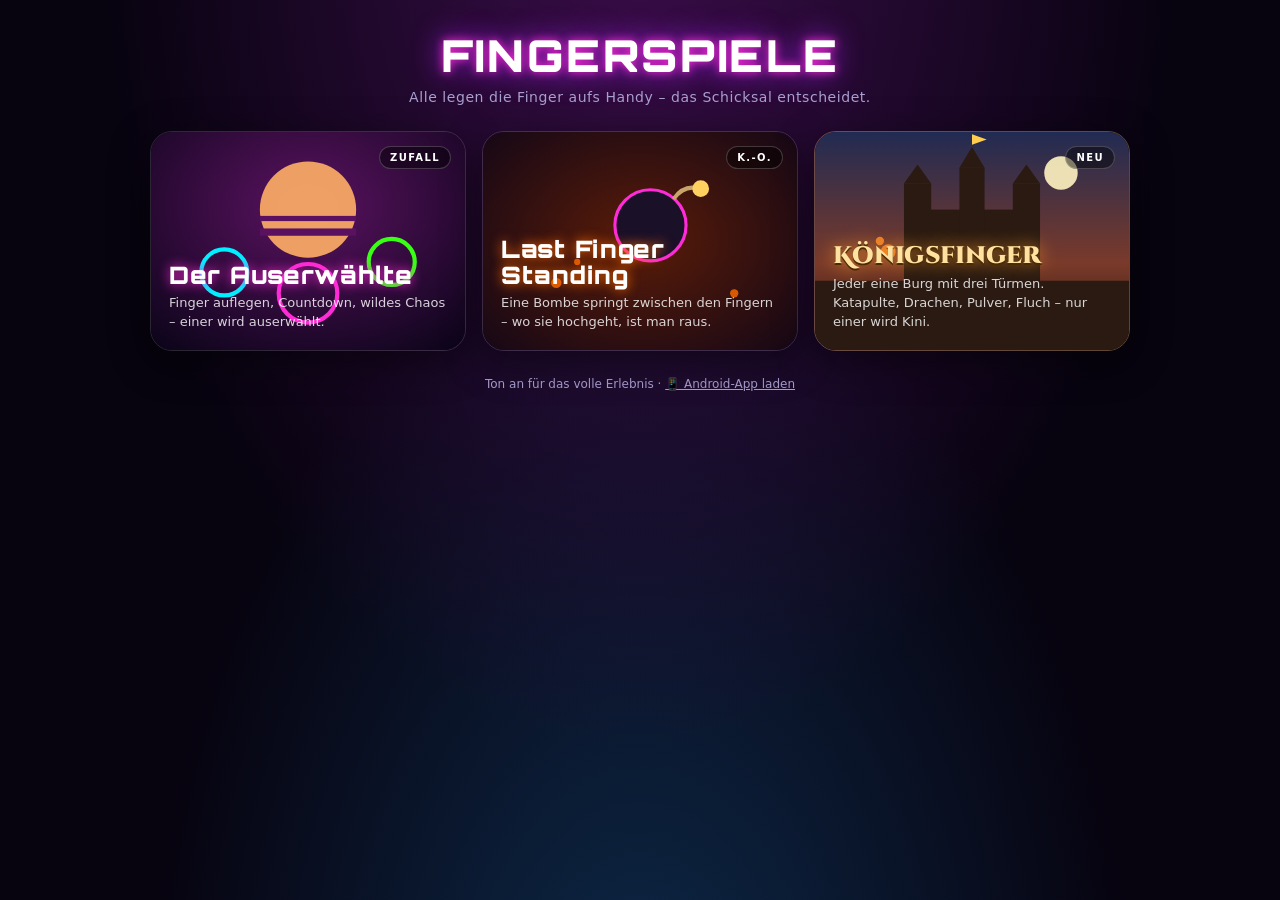
<file: index.html>
<!DOCTYPE html>
<html lang="de">
<head>
<meta charset="utf-8">
<meta name="viewport" content="width=device-width, initial-scale=1, viewport-fit=cover">
<meta name="theme-color" content="#07030f">
<meta name="apple-mobile-web-app-capable" content="yes">
<meta name="mobile-web-app-capable" content="yes">
<meta name="apple-mobile-web-app-status-bar-style" content="black-translucent">
<meta name="apple-mobile-web-app-title" content="Fingerspiele">
<title>Fingerspiele</title>
<link rel="preconnect" href="https://fonts.googleapis.com">
<link rel="preconnect" href="https://fonts.gstatic.com" crossorigin>
<link href="https://fonts.googleapis.com/css2?family=Orbitron:wght@700;900&family=Cinzel+Decorative:wght@700;900&display=swap" rel="stylesheet">
<style>
:root{--bg:#07030f;--fg:#f3ecff;--dim:#a99fd0;color-scheme:dark}
@media (prefers-color-scheme: dark){:root:not([data-theme="light"]){--bg:#07030f;--fg:#f3ecff;--dim:#a99fd0}}
:root[data-theme="dark"]{--bg:#07030f;--fg:#f3ecff;--dim:#a99fd0}
*,*::before,*::after{box-sizing:border-box}
html,body{margin:0;min-height:100%;background:var(--bg);color:var(--fg);font-family:system-ui,-apple-system,"Segoe UI",sans-serif;-webkit-tap-highlight-color:transparent}
body{background:radial-gradient(ellipse at 50% -10%,#3a0d4a 0%,transparent 60%),radial-gradient(ellipse at 50% 120%,#0d2a4a 0%,transparent 55%),var(--bg);min-height:100vh;
  padding:calc(env(safe-area-inset-top,0px) + 28px) 16px calc(env(safe-area-inset-bottom,0px) + 28px)}
h1{margin:0 0 6px;text-align:center;font-family:Orbitron,system-ui,sans-serif;font-weight:900;font-size:clamp(26px,8vw,44px);letter-spacing:.06em;color:#fff;
  text-shadow:0 0 10px #ff2bd6,0 0 30px #b026ff}
.sub{margin:0 0 26px;text-align:center;color:var(--dim);font-size:14px;letter-spacing:.04em}
.grid{display:grid;gap:16px;max-width:980px;margin:0 auto;grid-template-columns:repeat(auto-fit,minmax(260px,1fr))}
.card{position:relative;display:flex;flex-direction:column;justify-content:flex-end;min-height:220px;padding:18px;border-radius:22px;overflow:hidden;text-decoration:none;color:#fff;
  border:1px solid rgba(255,255,255,.14);box-shadow:0 10px 40px rgba(0,0,0,.45);transition:transform .2s,box-shadow .2s;isolation:isolate}
.card:hover,.card:focus-visible{transform:translateY(-3px);box-shadow:0 16px 50px rgba(0,0,0,.55),0 0 0 2px rgba(255,255,255,.25)}
.card:focus-visible{outline:none}
.card svg.art{position:absolute;inset:0;width:100%;height:100%;z-index:-1}
.card h2{margin:0 0 6px;font-size:24px;line-height:1.1}
.card p{margin:0;font-size:13px;line-height:1.45;color:rgba(255,255,255,.82);max-width:34ch}
.tag{position:absolute;top:14px;right:14px;padding:5px 10px;border-radius:999px;font-size:10px;font-weight:800;letter-spacing:.14em;text-transform:uppercase;background:rgba(0,0,0,.45);border:1px solid rgba(255,255,255,.2)}
.neon h2{font-family:Orbitron,system-ui,sans-serif;font-weight:900;letter-spacing:.03em;text-shadow:0 0 12px var(--c)}
.koenig h2{font-family:"Cinzel Decorative",Georgia,serif;font-weight:900;color:#ffe2a0;text-shadow:0 2px 0 #4a2a00,0 0 18px #ff9a2a}
.koenig{border-color:rgba(255,200,120,.35)}
footer{margin-top:26px;text-align:center;color:var(--dim);font-size:12px}
</style>
</head>
<body>
<h1>FINGERSPIELE</h1>
<p class="sub">Alle legen die Finger aufs Handy – das Schicksal entscheidet.</p>
<main class="grid">
  <a class="card neon" href="auserwaehlt/" style="--c:#ff2bd6">
    <svg class="art" viewBox="0 0 300 220" preserveAspectRatio="xMidYMid slice" aria-hidden="true"><defs><radialGradient id="g1" cx=".5" cy=".35" r=".8"><stop offset="0" stop-color="#5a1260"/><stop offset="1" stop-color="#0a0418"/></radialGradient></defs>
      <rect width="300" height="220" fill="url(#g1)"/><circle cx="150" cy="80" r="46" fill="#ffb067" opacity=".9"/><rect x="104" y="86" width="92" height="5" fill="#5a1260"/><rect x="104" y="98" width="92" height="7" fill="#5a1260"/>
      <g fill="none" stroke-width="4"><circle cx="70" cy="140" r="22" stroke="#00f0ff"/><circle cx="230" cy="130" r="22" stroke="#39ff14"/><circle cx="150" cy="160" r="28" stroke="#ff2bd6"/></g></svg>
    <span class="tag">Zufall</span><h2>Der Auserwählte</h2><p>Finger auflegen, Countdown, wildes Chaos – einer wird auserwählt.</p></a>
  <a class="card neon" href="lastfinger/" style="--c:#ff6b00">
    <svg class="art" viewBox="0 0 300 220" preserveAspectRatio="xMidYMid slice" aria-hidden="true"><defs><radialGradient id="g2" cx=".5" cy=".5" r=".8"><stop offset="0" stop-color="#5a1c08"/><stop offset="1" stop-color="#0a0418"/></radialGradient></defs>
      <rect width="300" height="220" fill="url(#g2)"/><circle cx="160" cy="95" r="34" fill="#1a1028" stroke="#ff2bd6" stroke-width="3"/><path d="M182 70q10-14 24-10" stroke="#c9a46a" stroke-width="4" fill="none"/><circle cx="208" cy="60" r="8" fill="#ffd060"/>
      <g fill="#ff6b00" opacity=".8"><circle cx="70" cy="150" r="5"/><circle cx="90" cy="130" r="3"/><circle cx="240" cy="160" r="4"/></g></svg>
    <span class="tag">K.-o.</span><h2>Last Finger Standing</h2><p>Eine Bombe springt zwischen den Fingern – wo sie hochgeht, ist man raus.</p></a>
  <a class="card koenig" href="koenigsfinger/">
    <svg class="art" viewBox="0 0 300 220" preserveAspectRatio="xMidYMid slice" aria-hidden="true"><defs><linearGradient id="g3" x1="0" y1="0" x2="0" y2="1"><stop offset="0" stop-color="#1d2a55"/><stop offset=".6" stop-color="#7a3a2a"/><stop offset="1" stop-color="#1a1008"/></linearGradient></defs>
      <rect width="300" height="220" fill="url(#g3)"/><circle cx="235" cy="45" r="16" fill="#fff3c0" opacity=".9"/>
      <g fill="#2a1a12"><rect x="95" y="80" width="110" height="70"/><rect x="85" y="55" width="26" height="95"/><rect x="189" y="55" width="26" height="95"/><rect x="138" y="40" width="24" height="110"/>
        <path d="M85 55l13-18 13 18zM189 55l13-18 13 18zM138 40l12-20 12 20z"/><rect y="148" width="300" height="72"/></g>
      <path d="M150 20v-12l14 5-14 5" fill="#ffcc4d"/><g fill="#ff8a2a" opacity=".85"><circle cx="70" cy="120" r="7"/><circle cx="62" cy="110" r="4"/></g></svg>
    <span class="tag">Neu</span><h2>Königsfinger</h2><p>Jeder eine Burg mit drei Türmen. Katapulte, Drachen, Pulver, Fluch – nur einer wird Kini.</p></a>
</main>
<footer>Ton an für das volle Erlebnis · <a href="koenigsfinger.apk" download style="color:inherit">📱 Android-App laden</a></footer>
</body>
</html>
</file>
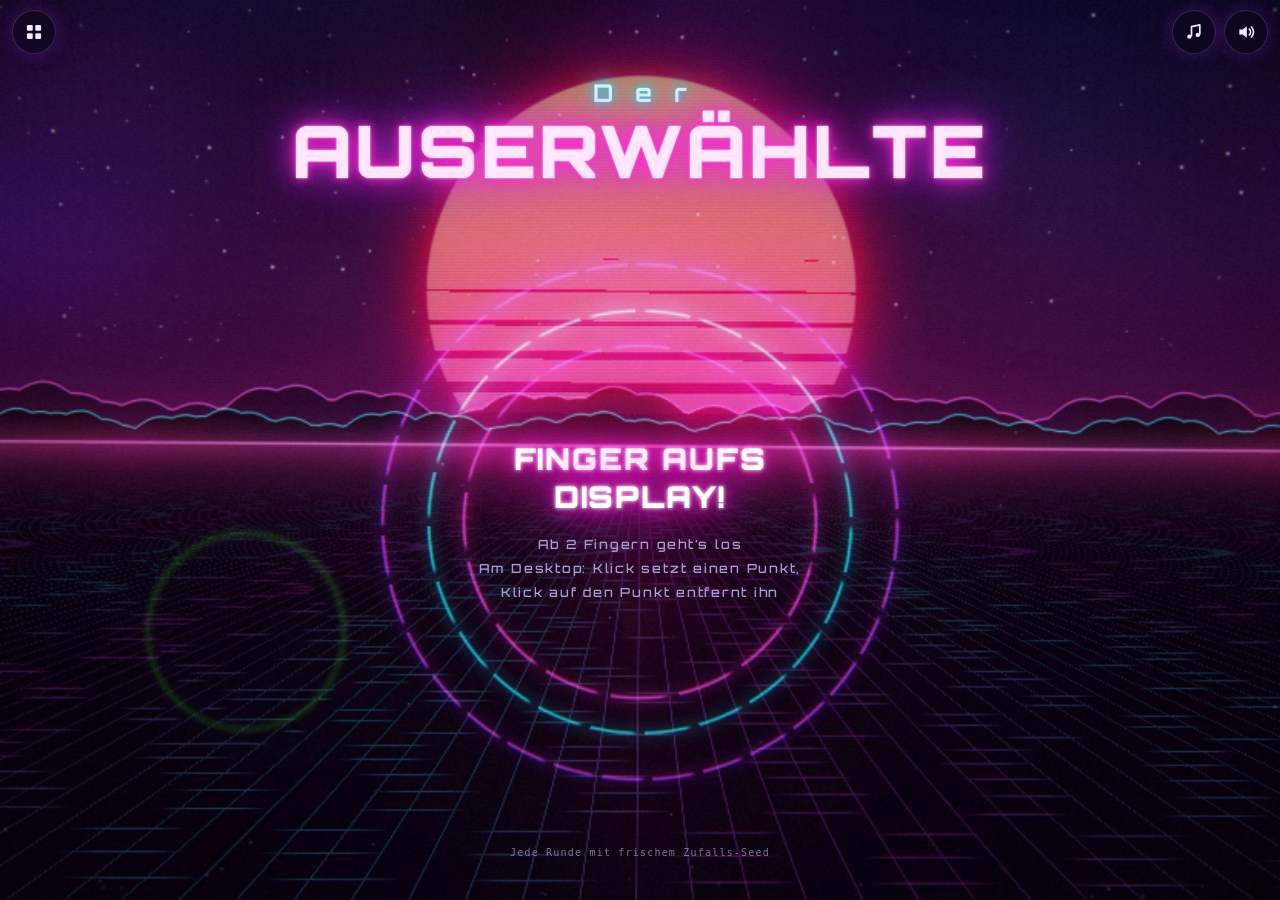
<file: auserwaehlt/index.html>
<!DOCTYPE html>
<html lang="de">
<head>
<meta charset="utf-8">
<meta name="viewport" content="width=device-width, initial-scale=1, maximum-scale=1, user-scalable=no, viewport-fit=cover">
<meta name="theme-color" content="#05010d">
<meta name="apple-mobile-web-app-capable" content="yes">
<meta name="mobile-web-app-capable" content="yes">
<meta name="apple-mobile-web-app-status-bar-style" content="black-translucent">
<meta name="apple-mobile-web-app-title" content="Auserwählt">
<title>Der Auserwählte</title>
<link rel="preconnect" href="https://fonts.googleapis.com">
<link rel="preconnect" href="https://fonts.gstatic.com" crossorigin>
<link href="https://fonts.googleapis.com/css2?family=Orbitron:wght@500;700;900&display=swap" rel="stylesheet">
<style>
:root{--bg:#05010d;--fg:#f3ecff;--dim:#a99fd0;--c:#ff2bd6;color-scheme:dark;box-sizing:border-box}
@media (prefers-color-scheme: dark){:root:not([data-theme="light"]){--bg:#05010d;--fg:#f3ecff;--dim:#a99fd0}}
:root[data-theme="dark"]{--bg:#05010d;--fg:#f3ecff;--dim:#a99fd0}
*,*::before,*::after{box-sizing:inherit}
html,body{height:100%;margin:0;overflow:hidden;background:var(--bg);color:var(--fg);touch-action:none;-webkit-user-select:none;user-select:none;-webkit-touch-callout:none;overscroll-behavior:none;-webkit-tap-highlight-color:transparent}
body{font-family:"Orbitron",system-ui,-apple-system,"Segoe UI",sans-serif}
canvas{position:fixed;inset:0;width:100%;height:100%;display:block;touch-action:none}
.fx{position:fixed;inset:0;pointer-events:none}
body.gl .fx{display:none}
#scan{background:repeating-linear-gradient(to bottom,transparent 0 3px,rgba(0,0,0,.07) 3px 4px)}
#vig{background:radial-gradient(ellipse at center,transparent 55%,rgba(0,0,0,.65) 100%)}
.hud{position:fixed;left:0;right:0;pointer-events:none;text-align:center;padding:0 16px}
.pill{display:inline-flex;flex-direction:column;align-items:center;gap:7px;padding:11px 22px 10px;border-radius:999px;background:rgba(14,5,30,.46);border:1px solid rgba(255,255,255,.13);
  box-shadow:inset 0 1px 0 rgba(255,255,255,.08),0 0 24px rgba(176,38,255,.2),0 10px 30px rgba(0,0,0,.35);-webkit-backdrop-filter:blur(10px) saturate(150%);backdrop-filter:blur(10px) saturate(150%)}

/* Kopfzeile, Logo und Statusanzeige */
#top{top:calc(env(safe-area-inset-top,0px) + 14px);opacity:0;transform:translateY(-8px);transition:opacity .4s,transform .4s}
#top.on{opacity:1;transform:none}
#top .pill{padding:7px 16px 6px 19px;font-size:10px;font-weight:700;letter-spacing:.32em;text-transform:uppercase;color:#e9e2ff}
#logo{position:fixed;left:0;right:0;top:calc(env(safe-area-inset-top,0px) + 9vh);text-align:center;pointer-events:none;font-weight:900;font-size:clamp(28px,min(9.2vw,11vh),72px);line-height:1;letter-spacing:.04em;color:#ffe6fb;
  text-shadow:0 0 2px #fff,0 0 10px #ff2bd6,0 0 26px #ff2bd6,0 0 60px #b026ff;transition:opacity .5s,transform .5s;animation:logoIn 1.4s cubic-bezier(.2,.8,.2,1) both,flick 7s 1.4s infinite}
#logo span{display:block;margin-bottom:.35em;padding-left:.9em;font-size:.34em;font-weight:700;letter-spacing:.9em;color:#d9fdff;text-shadow:0 0 8px #00f0ff,0 0 22px #00f0ff}
#logo.hide{opacity:0;transform:translateY(-24px) scale(.94)}
@keyframes logoIn{0%{letter-spacing:.6em;filter:blur(10px) brightness(2.5)}100%{letter-spacing:.04em;filter:none}}
@keyframes flick{0%,91%,96%,100%{filter:none}92%,94.5%{filter:brightness(.35)}93.2%{filter:none}}
#msg{top:50%;transform:translateY(-50%);font-size:clamp(17px,5.4vw,30px);font-weight:900;line-height:1.25;letter-spacing:.06em;text-transform:uppercase;color:#fff;
  text-shadow:0 0 4px #fff,0 0 14px var(--c),0 0 34px var(--c),0 0 70px var(--c);transition:opacity .35s}
#msg b{display:block;font-weight:900}
#msg small{display:block;margin-top:18px;font-size:.42em;font-weight:500;line-height:1.9;letter-spacing:.14em;text-transform:none;color:var(--dim);text-shadow:none}
@media (orientation:landscape){#msg{top:58%;font-size:clamp(15px,min(5.4vw,5vh),30px)}}
#msg.blink b{animation:neon 4s infinite}
@keyframes neon{0%,19%,23%,26%,54%,58%,100%{opacity:1}21%,25%,56%{opacity:.25}}
#msg.up{top:calc(env(safe-area-inset-top,0px) + 58px);transform:none;font-size:clamp(12px,3.6vw,16px)}
#msg.up b{text-shadow:0 0 10px var(--c)}
#msg.up small{display:flex;align-items:center;justify-content:center;gap:6px;margin-top:0;font-size:.66em;letter-spacing:.18em;text-transform:uppercase}
#msg i{display:inline-block;width:8px;height:8px;border-radius:50%;background:var(--d);box-shadow:0 0 8px var(--d),0 0 10px var(--d)}

/* Gewinner: Krone und Titel */
/* Countdown 3 – 2 – 1 – LOS! im Energiekern zwischen den Fingern */
#count{position:fixed;left:0;top:0;width:0;height:0;pointer-events:none;will-change:transform}
#count span{position:absolute;left:0;top:0;font-weight:900;font-size:clamp(90px,30vw,220px);line-height:1;color:#fff;white-space:nowrap;
  text-shadow:0 0 6px #fff,0 0 22px var(--c),0 0 60px var(--c),0 0 120px var(--c);animation:cnt 1s cubic-bezier(.2,.9,.3,1) forwards}
#count span.go{font-size:clamp(56px,19vw,150px);animation:go .9s ease-out forwards}
@keyframes cnt{0%{opacity:0;transform:translate(-50%,-50%) scale(2.2);filter:blur(10px)}18%{opacity:1;transform:translate(-50%,-50%) scale(1);filter:none}72%{opacity:.95;transform:translate(-50%,-50%) scale(.96)}100%{opacity:0;transform:translate(-50%,-50%) scale(.7)}}
@keyframes go{0%{opacity:0;transform:translate(-50%,-50%) scale(.5)}22%{opacity:1;transform:translate(-50%,-50%) scale(1.15)}100%{opacity:0;transform:translate(-50%,-50%) scale(1.7);filter:blur(6px)}}
#crown{position:fixed;left:0;top:0;width:72px;height:54px;pointer-events:none;opacity:0;--c:#ff2bd6;will-change:transform}
#crown.show{opacity:1}
#crown svg{display:block;width:100%;height:100%;overflow:visible;filter:drop-shadow(0 0 4px #ffe07a) drop-shadow(0 0 14px var(--c))}
#crown.show svg{animation:drop .8s cubic-bezier(.3,1.7,.5,1) both,bob 2.4s .8s ease-in-out infinite}
@keyframes drop{0%{transform:translateY(-160px) rotate(-30deg) scale(.5);opacity:0}100%{transform:none;opacity:1}}
@keyframes bob{0%,100%{transform:translateY(0) rotate(-4deg)}50%{transform:translateY(-7px) rotate(4deg)}}
#title{position:fixed;left:0;right:0;text-align:center;pointer-events:none;font-weight:900;font-size:clamp(28px,8.6vw,84px);letter-spacing:.03em;line-height:1.2;color:#fff;opacity:0;
  text-shadow:0 0 3px #fff,0 0 14px var(--c),0 0 34px var(--c),0 0 80px var(--c)}
#title::before,#title::after{content:attr(data-t);position:absolute;inset:0;text-shadow:none;opacity:.85;mix-blend-mode:screen;clip-path:inset(0 0 100% 0)}
#title::before{color:#00f0ff;animation:g1 2.6s infinite steps(1)}
#title::after{color:#ff2bd6;animation:g2 2.6s infinite steps(1)}
@keyframes g1{0%,80%{clip-path:inset(0 0 100% 0);transform:none}84%{clip-path:inset(10% 0 55% 0);transform:translate(-5px,0)}88%{clip-path:inset(60% 0 8% 0);transform:translate(4px,0)}92%{clip-path:inset(0 0 100% 0);transform:none}}
@keyframes g2{0%,82%{clip-path:inset(0 0 100% 0);transform:none}86%{clip-path:inset(40% 0 30% 0);transform:translate(5px,0)}90%{clip-path:inset(5% 0 75% 0);transform:translate(-4px,0)}94%{clip-path:inset(0 0 100% 0);transform:none}}
#title.show{animation:slam .65s cubic-bezier(.18,1.5,.32,1) forwards,beat 1.8s .7s ease-in-out infinite}
@keyframes slam{0%{opacity:0;transform:scale(3.4);filter:blur(14px) brightness(3)}55%{opacity:1;filter:blur(0) brightness(1.6)}100%{opacity:1;transform:scale(1);filter:none}}
@keyframes beat{0%,100%{transform:scale(1)}50%{transform:scale(1.045)}}

/* Fußzeile und Ton-Schalter */
#bottom{bottom:calc(env(safe-area-inset-bottom,0px) + 14px);display:flex;flex-direction:column;align-items:center;gap:9px}
#seed{font-family:ui-monospace,"SF Mono",Menlo,Consolas,monospace;font-size:10px;letter-spacing:.12em;color:rgba(214,205,255,.55)}
#hint{max-width:calc(100vw - 24px);padding:9px 16px 8px;font-size:9.5px;font-weight:700;letter-spacing:.08em;text-transform:uppercase;color:#fff;opacity:0;transform:translateY(10px);transition:opacity .4s,transform .4s}
#hint.on{opacity:1;transform:none;animation:breathe 2s ease-in-out infinite}
@keyframes breathe{0%,100%{box-shadow:inset 0 1px 0 rgba(255,255,255,.08),0 0 14px rgba(176,38,255,.2)}50%{box-shadow:inset 0 1px 0 rgba(255,255,255,.08),0 0 28px rgba(0,240,255,.45)}}
.ibtn{position:fixed;top:calc(env(safe-area-inset-top,0px) + 10px);right:12px;width:44px;height:44px;padding:0;display:grid;place-items:center;border-radius:50%;color:#f3ecff;cursor:pointer;touch-action:none;
  background:rgba(14,5,30,.46);border:1px solid rgba(255,255,255,.14);box-shadow:0 0 18px rgba(176,38,255,.25);-webkit-backdrop-filter:blur(8px);backdrop-filter:blur(8px);transition:color .2s,box-shadow .2s}
#music{right:64px}
#home{left:12px;right:auto;text-decoration:none}
.ibtn svg{width:20px;height:20px}
.ibtn .off,.ibtn.muted .on{display:none}
.ibtn.muted .off{display:inline}
.ibtn.muted{color:rgba(243,236,255,.5);box-shadow:none}
.ibtn:focus-visible{outline:2px solid #00f0ff;outline-offset:2px}
body.gl3d #crown{display:none}
</style>
</head>
<body>
<canvas id="c"></canvas>
<div class="fx" id="vig"></div>
<div class="fx" id="scan"></div>
<div id="logo"><span>Der</span>AUSERWÄHLTE</div>
<div class="hud" id="top"></div>
<div class="hud" id="msg"></div>
<div id="count" aria-live="polite"></div>
<div id="crown"><svg viewBox="0 0 72 54" aria-hidden="true"><defs><linearGradient id="cg" x1="0" y1="0" x2="0" y2="1"><stop offset="0" stop-color="#fffbe0"/><stop offset=".4" stop-color="#ffd84d"/><stop offset="1" stop-color="#ff9500"/></linearGradient></defs>
<path d="M7 42 3 13l17 13L36 5l16 21 17-13-4 29z" fill="url(#cg)" stroke="#fff6c8" stroke-width="1.6" stroke-linejoin="round"/>
<rect x="6" y="41" width="60" height="10" rx="3" fill="url(#cg)" stroke="#fff6c8" stroke-width="1.4"/>
<circle cx="36" cy="31" r="5.5" style="fill:var(--c)" stroke="#fff" stroke-width="1.5"/><circle cx="19" cy="34" r="3.6" style="fill:var(--c)" stroke="#fff" stroke-width="1.2"/><circle cx="53" cy="34" r="3.6" style="fill:var(--c)" stroke="#fff" stroke-width="1.2"/>
<circle cx="3" cy="13" r="3.2" fill="#fff"/><circle cx="36" cy="5" r="3.8" fill="#fff"/><circle cx="69" cy="13" r="3.2" fill="#fff"/>
<path d="M12 46h48" stroke="#fff" stroke-opacity=".7" stroke-width="1.5" stroke-linecap="round"/></svg></div>
<div id="title" data-t="AUSERWÄHLT!">AUSERWÄHLT!</div>
<div class="hud" id="bottom"><div id="seed">Jede Runde mit frischem Zufalls-Seed</div><div id="hint" class="pill"></div></div>
<a id="home" class="ibtn" href="../" aria-label="Zur Spiele-Auswahl"><svg viewBox="0 0 24 24" aria-hidden="true"><rect x="3.5" y="3.5" width="7" height="7" rx="1.5" fill="currentColor"/><rect x="13.5" y="3.5" width="7" height="7" rx="1.5" fill="currentColor"/><rect x="3.5" y="13.5" width="7" height="7" rx="1.5" fill="currentColor"/><rect x="13.5" y="13.5" width="7" height="7" rx="1.5" fill="currentColor"/></svg></a>
<button id="music" class="ibtn" aria-label="Musik an oder aus"><svg viewBox="0 0 24 24" aria-hidden="true"><path d="M9 17V5.5l10-2V15" fill="none" stroke="currentColor" stroke-width="2" stroke-linejoin="round"/><circle cx="6.5" cy="17.5" r="2.6" fill="currentColor"/><circle cx="16.5" cy="15.5" r="2.6" fill="currentColor"/><path class="off" d="M3.5 3.5l17 17" stroke="currentColor" stroke-width="2.2" stroke-linecap="round"/></svg></button>
<button id="mute" class="ibtn" aria-label="Ton an oder aus"><svg viewBox="0 0 24 24" aria-hidden="true"><path d="M4 9v6h4l5 4V5L8 9H4z" fill="currentColor"/><path class="on" d="M16 8.5a5 5 0 0 1 0 7M18.5 6a8.5 8.5 0 0 1 0 12" fill="none" stroke="currentColor" stroke-width="2" stroke-linecap="round"/><path class="off" d="M16.5 9.5l5 5m0-5l-5 5" stroke="currentColor" stroke-width="2" stroke-linecap="round"/></svg></button>
<script id="fate">
/* ---------- Zufall: frischer Seed je Runde + seeded PRNG (ohne DOM, damit tests/ ihn direkt prüfen) ---------- */
var Fate=(()=>{
let entropy=(Math.random()*4294967296)>>>0;
function mix(x,y,t){entropy=Math.imul(entropy^((x*1000)|0)^(((y*1000)|0)<<7)^((t*1000)|0),2654435761)>>>0;}
function sfc32(a,b,c,d){return function(){a>>>=0;b>>>=0;c>>>=0;d>>>=0;let t=(a+b)|0;a=b^(b>>>9);b=(c+(c<<3))|0;c=(c<<21)|(c>>>11);d=(d+1)|0;t=(t+d)|0;c=(c+t)|0;return (t>>>0)/4294967296;};}
function freshSeed(){const s=new Uint32Array(4);
  if(typeof crypto!=='undefined'&&crypto.getRandomValues)crypto.getRandomValues(s);else for(let i=0;i<4;i++)s[i]=(Math.random()*4294967296)>>>0;
  s[0]^=(performance.now()*1000)>>>0;s[1]^=Date.now()>>>0;s[2]^=entropy;s[3]^=(Math.random()*4294967296)>>>0;
  if(!(s[0]|s[1]|s[2]|s[3]))s[3]=1;return s;}
/* Finger im Uhrzeigersinn um ihren Schwerpunkt – in dieser Reihenfolge springt die Auswahl */
function ring(list){let cx=0,cy=0;list.forEach(f=>{cx+=f.x;cy+=f.y;});cx/=list.length;cy/=list.length;
  return list.slice().sort((a,b)=>Math.atan2(a.y-cy,a.x-cx)-Math.atan2(b.y-cy,b.x-cx));}
/* Gewinner und Startpunkt unabhängig ziehen (immer zuerst, damit die Fairness nicht vom Weg abhängt).
   Der Weg der Markierung: erst `chaos` wilde Sprünge kreuz und quer, dann ein bis zwei Runden im Uhrzeigersinn
   auslaufend – nach genau `steps` Sprüngen steht sie auf dem Gewinner. Bei 2 Spielern gibt es nur Hin und Her. */
function plan(n,rng){const win=Math.floor(rng()*n),start=Math.floor(rng()*n),path=[start];let cur=start;
  if(n<3){const steps=(4+Math.floor(rng()*2))*n+((win-start+n)%n);for(let i=0;i<steps;i++){cur=(cur+1)%n;path.push(cur);}return {win,start,steps,chaos:0,path};}
  const C=10+2*n+Math.floor(rng()*n),F=n+1+Math.floor(rng()*n),o=((win-F)%n+n)%n;
  for(let j=1;j<=C;j++){let nx=o;
    if(j<C){const ban=j===C-1?o:-1;do nx=Math.floor(rng()*n);while(nx===cur||nx===ban);}
    path.push(nx);cur=nx;}
  for(let j=0;j<F;j++){cur=(cur+1)%n;path.push(cur);}
  return {win,start,steps:C+F,chaos:C,path};}
function draw(list){const s=freshSeed(),rng=sfc32(s[0],s[1],s[2],s[3]);for(let i=0;i<24;i++)rng();
  const p=plan(list.length,rng);p.order=ring(list);p.hex=[...s].map(v=>v.toString(16).padStart(8,'0')).join('').toUpperCase();return p;}
return {mix,sfc32,freshSeed,ring,plan,draw};
})();
</script>
<script id="music">
/* ---------- Musik & Soundeffekte: Synthwave komplett aus Web-Audio-Oszillatoren (ohne Audiodateien, ohne DOM) ---------- */
var Music=(()=>{
const BPM=104,S16=60/BPM/4,mtof=m=>440*Math.pow(2,(m-69)/12);
/* Akkordfolge Am – F – C – G: Bass-Grundton, Pad-Voicing und Arpeggio-Töne */
const CH=[{root:33,pad:[57,60,64],arp:[69,72,76,81]},{root:29,pad:[57,60,65],arp:[65,69,72,77]},{root:36,pad:[55,60,64],arp:[67,72,76,79]},{root:31,pad:[55,59,62],arp:[67,71,74,79]}];
const ARP=[0,1,2,3,2,1,0,2,1,3,2,1,0,1,2,3];
/* Siegesmelodie je Takt: [16tel-Position, MIDI-Ton, Länge in 16teln] */
const LEAD=[[[0,76,4],[4,79,2],[6,81,4],[10,79,2],[12,76,4]],[[0,77,4],[4,76,2],[6,74,2],[8,72,6],[14,74,2]],[[0,76,4],[4,79,4],[8,84,6],[14,83,2]],[[0,81,4],[4,79,4],[8,76,8]]];
function create(ac,out){
  const comp=ac.createDynamicsCompressor();comp.threshold.value=-16;comp.knee.value=8;comp.ratio.value=4;comp.attack.value=.003;comp.release.value=.25;
  const master=ac.createGain();master.gain.value=.5;master.connect(comp);comp.connect(out);
  /* Hall: Faltung mit selbst erzeugtem, abklingendem Rauschen; Echo: Verzögerung mit gefilterter Rückkopplung */
  const rev=ac.createConvolver();{const len=ac.sampleRate*2.6|0,b=ac.createBuffer(2,len,ac.sampleRate);for(let c=0;c<2;c++){const d=b.getChannelData(c);for(let i=0;i<len;i++)d[i]=(Math.random()*2-1)*Math.pow(1-i/len,2.4);}rev.buffer=b;}
  const revOut=ac.createGain();revOut.gain.value=.45;rev.connect(revOut);revOut.connect(master);
  const dly=ac.createDelay(1),dfb=ac.createGain(),dlp=ac.createBiquadFilter();dly.delayTime.value=S16*3;dfb.gain.value=.36;dlp.type='lowpass';dlp.frequency.value=2400;
  dly.connect(dlp);dlp.connect(dfb);dfb.connect(dly);const dlyOut=ac.createGain();dlyOut.gain.value=.5;dlp.connect(dlyOut);dlyOut.connect(master);
  /* Musik-Bus (mit Tiefpass für den „Unterwasser“-Moment vor der Entscheidung) und Effekt-Bus, beide getrennt stummschaltbar */
  const musIn=ac.createGain(),musLP=ac.createBiquadFilter();musLP.type='lowpass';musLP.frequency.value=18000;musLP.Q.value=.7;musIn.connect(musLP);musLP.connect(master);
  const dry=ac.createGain(),wet=ac.createGain(),wetSend=ac.createGain(),wetRev=ac.createGain(),wetDly=ac.createGain();
  dry.connect(musIn);wet.connect(musIn);wet.connect(wetSend);wetSend.connect(wetRev);wetSend.connect(wetDly);wetRev.gain.value=.55;wetDly.gain.value=.3;wetRev.connect(rev);wetDly.connect(dly);
  const fx=ac.createGain(),fxSend=ac.createGain(),fxDry=ac.createGain(),fxWet=ac.createGain();fxDry.connect(fx);fxWet.connect(fx);fxWet.connect(fxSend);fx.connect(master);fxSend.gain.value=.5;fxSend.connect(rev);
  const noiseBuf=ac.createBuffer(1,ac.sampleRate*2|0,ac.sampleRate);{const d=noiseBuf.getChannelData(0);for(let i=0;i<d.length;i++)d[i]=Math.random()*2-1;}
  const now=t=>t==null?ac.currentTime:t;
  function osc(type,f,t,end,dest){const o=ac.createOscillator();o.type=type;o.frequency.setValueAtTime(f,t);o.connect(dest);o.start(t);o.stop(end);return o;}
  function env(t,peak,a,dec,dest){const g=ac.createGain();g.gain.setValueAtTime(0,t);g.gain.linearRampToValueAtTime(peak,t+a);g.gain.setTargetAtTime(0,t+a,dec);g.connect(dest);return g;}
  function noise(t,dur,dest){const s=ac.createBufferSource();s.buffer=noiseBuf;s.loop=true;s.connect(dest);s.start(t,Math.random()*1.5);s.stop(t+dur);return s;}
  function filt(type,f,q,dest){const b=ac.createBiquadFilter();b.type=type;b.frequency.value=f;if(q!=null)b.Q.value=q;b.connect(dest);return b;}
  /* Instrumente */
  function kick(t,v){const g=env(t,v,.002,.12,dry);osc('sine',150,t,t+.5,g).frequency.exponentialRampToValueAtTime(44,t+.12);noise(t,.03,filt('highpass',2500,null,env(t,v*.2,.001,.008,dry)));}
  function snare(t,v){noise(t,.4,filt('bandpass',1900,.7,env(t,v*.7,.002,.07,wet)));osc('triangle',190,t,t+.3,env(t,v*.4,.002,.05,dry)).frequency.exponentialRampToValueAtTime(140,t+.1);}
  function hat(t,v,dec){noise(t,dec*6+.02,filt('highpass',7500,null,env(t,v,.001,dec,dry)));}
  function bass(t,m,len,br,v){v=v||.3;const g=ac.createGain();g.gain.setValueAtTime(0,t);g.gain.linearRampToValueAtTime(v,t+.006);g.gain.setTargetAtTime(v*.66,t+.006,.08);g.gain.setTargetAtTime(0,t+len,.03);g.connect(dry);
    const lp=filt('lowpass',400+br*2200,4,g);lp.frequency.setTargetAtTime(160+br*500,t,.07);
    osc('sawtooth',mtof(m),t,t+len+.25,lp);osc('square',mtof(m)*1.004,t,t+len+.25,lp);}
  function arp(t,m,v,br){const lp=filt('lowpass',900+br*3600,2,env(t,v,.004,.09,wet));osc('square',mtof(m),t,t+.6,lp);osc('sawtooth',mtof(m)*1.005,t,t+.6,lp);}
  function pad(t,notes,len,v){const g=ac.createGain();g.gain.setValueAtTime(0,t);g.gain.linearRampToValueAtTime(v,t+.5);g.gain.setValueAtTime(v,t+len);g.gain.linearRampToValueAtTime(0,t+len+1.2);g.connect(wet);
    const lp=filt('lowpass',1400,.3,g);for(const m of notes)for(const d of [-8,8])osc('sawtooth',mtof(m),t,t+len+1.3,lp).detune.value=d;}
  function lead(t,m,len,v){const g=ac.createGain();g.gain.setValueAtTime(0,t);g.gain.linearRampToValueAtTime(v,t+.015);g.gain.setTargetAtTime(v*.7,t+.015,.15);g.gain.setTargetAtTime(0,t+len,.08);g.connect(wet);
    const lp=filt('lowpass',3200,1,g),lfo=ac.createOscillator(),lg=ac.createGain();lfo.frequency.value=5.5;lg.gain.setValueAtTime(0,t);lg.gain.linearRampToValueAtTime(9,t+.25);lfo.connect(lg);lfo.start(t);lfo.stop(t+len+.5);
    for(const [type,d] of [['sawtooth',-6],['square',6]]){const o=osc(type,mtof(m),t,t+len+.5,lp);o.detune.value=d;lg.connect(o.detune);}}
  function crash(t,v,d){noise(t,2.5,filt('highpass',4500,null,env(t,v,.002,.45,d||wet)));}
  function riser(t,dur,v){const g=ac.createGain();g.gain.setValueAtTime(0,t);g.gain.linearRampToValueAtTime(v,t+dur);g.gain.linearRampToValueAtTime(0,t+dur+.05);g.connect(wet);
    const bp=filt('bandpass',300,2.5,g);bp.frequency.setValueAtTime(300,t);bp.frequency.exponentialRampToValueAtTime(6000,t+dur);noise(t,dur+.1,bp);}
  /* Sequenzer: spielt 16tel für 16tel; welche Spuren laufen, hängt vom Spielzustand ab */
  let M='idle',E=0,nextT=-1,step=0;
  function playStep(s,t){const bar=(s>>4)&3,i=s&15,c=CH[bar];
    if(M==='hold')return;
    if(i===0)pad(t,c.pad,S16*16,M==='idle'?.016:.04);
    if(M==='idle'){if(i%4===0)arp(t,c.arp[ARP[i]],.03,.15);if(i===0||i===8)bass(t,c.root,S16*7,.05,.08);if(i%8===4)hat(t,.015,.03);return;}
    if(i%4===0)kick(t,.9);
    if(M==='wait'){hat(t,.06,.02);if(i%2===0)arp(t,c.arp[ARP[i]],.055,.4);bass(t,c.root+(i%2?12:0),S16*.9,.3);return;}
    const win=M==='finale'||M==='done';
    if(i===4||i===12)snare(t,.5);
    hat(t,i%2?.07:.04,i%4===2?.06:.025);
    bass(t,c.root+(i%2?12:0),S16*.85,win?.8:E);
    arp(t,c.arp[ARP[i]],.06,win?.9:.3+E*.7);
    if(win){if(i===0&&bar===0)crash(t,.22);for(const n of LEAD[bar])if(n[0]===i)lead(t,n[1],n[2]*S16,.1);}}
  function schedule(until){if(nextT<ac.currentTime)nextT=ac.currentTime+.03;while(nextT<until){playStep(step,nextT);nextT+=S16;step++;}}
  /* Zustandswechsel; t erlaubt exaktes Timing (auch beim Offline-Rendern in den Tests) */
  function mode(m,t,dur){t=now(t);if(m===M)return;M=m;const f=musLP.frequency;f.cancelScheduledValues(t);
    if(m==='hold'){f.setValueAtTime(18000,t);f.exponentialRampToValueAtTime(380,t+.35);return;}
    f.setValueAtTime(18000,t);
    if(m==='wait')riser(t,dur||3,.16);
    if(m==='choose'||m==='finale'){step=0;nextT=t;}}
  function fade(g,on,t){t=now(t);g.gain.cancelScheduledValues(t);g.gain.setValueAtTime(g.gain.value,t);g.gain.linearRampToValueAtTime(on?1:0,t+.25);}
  /* Soundeffekte */
  const sfx={
    place(n,t){t=now(t);const f=mtof(72+[0,3,7,10,12,15,19,22,24,27,31,34][n%12]);osc('triangle',f,t,t+.6,env(t,.16,.003,.12,fxWet)).frequency.exponentialRampToValueAtTime(f*2,t+.06);osc('sine',f*3,t+.03,t+.4,env(t+.03,.05,.002,.06,fxWet));},
    remove(t){t=now(t);osc('triangle',520,t,t+.4,env(t,.12,.003,.08,fxWet)).frequency.exponentialRampToValueAtTime(150,t+.15);},
    count(i,t){t=now(t);const f=mtof(81+i*2);osc('square',f,t,t+.3,filt('lowpass',3500,1,env(t,.09,.003,.07,fxWet)));osc('sine',f/2,t,t+.3,env(t,.12,.003,.08,fxDry));},
    go(t){t=now(t);const f=mtof(93);osc('square',f,t,t+.6,filt('lowpass',5000,1,env(t,.1,.003,.16,fxWet)));osc('sine',f/2,t,t+.6,env(t,.14,.003,.18,fxDry));},
    start(t){t=now(t);const bp=filt('bandpass',300,1.5,env(t,.28,.15,.25,fxWet));bp.frequency.exponentialRampToValueAtTime(4500,t+.6);noise(t,1,bp);osc('sine',60,t,t+.9,env(t,.35,.02,.2,fxDry)).frequency.exponentialRampToValueAtTime(130,t+.5);},
    hop(p,t,j){t=now(t);osc('square',mtof(60+Math.round(p*24)+(j||0)),t,t+.3,filt('lowpass',1500+p*4000,3,env(t,.06+p*.06,.002,.05,fxWet)));},
    beat(t){t=now(t);osc('sine',62,t,t+.6,env(t,.9,.004,.11,fxDry)).frequency.exponentialRampToValueAtTime(38,t+.2);noise(t,.05,filt('lowpass',600,null,env(t,.15,.001,.02,fxDry)));},
    impact(t){t=now(t);osc('sine',95,t,t+1.6,env(t,1,.005,.45,fxDry)).frequency.exponentialRampToValueAtTime(26,t+1.3);
      const lp=filt('lowpass',9000,.8,env(t,.5,.002,.35,fxWet));lp.frequency.exponentialRampToValueAtTime(120,t+1.2);noise(t,1.6,lp);
      const st=filt('lowpass',2600,.5,env(t,.07,.005,.5,fxWet));for(const m of [48,60,64,67,72,76])osc('sawtooth',mtof(m),t,t+2,st);crash(t,.35,fxWet);},
    firework(t){t=now(t);noise(t,.4,filt('lowpass',3000,null,env(t,.18,.002,.06,fxWet)));for(let i=0;i<6;i++){const s=t+.08+Math.random()*.35;noise(s,.03,filt('highpass',5000,null,env(s,.06,.001,.01,fxWet)));}},
    crown(t){t=now(t);[84,88,91,96].forEach((m,i)=>osc('sine',mtof(m),t+i*.06,t+i*.06+2,env(t+i*.06,.09,.002,.5+i*.15,fxWet)));}
  };
  return {schedule,mode,energy:x=>{E=x;},setMusic:(on,t)=>{fade(musIn,on,t);fade(wetSend,on,t);},setSfx:(on,t)=>{fade(fx,on,t);fade(fxSend,on,t);},sfx};
}
return {create};
})();
</script>
<script>
(()=>{
let cv=document.getElementById('c'),ctx=null,GLR=null;
const $=id=>document.getElementById(id);
const countEl=$('count'),msgEl=$('msg'),titleEl=$('title'),seedEl=$('seed'),hintEl=$('hint'),topEl=$('top'),muteBtn=$('mute'),musicBtn=$('music'),logoEl=$('logo'),crownEl=$('crown');
const FINE=matchMedia('(hover:hover) and (pointer:fine)').matches;
const RM=matchMedia('(prefers-reduced-motion: reduce)').matches;
let W=0,H=0,DPR=1,qs=1;

const NEON=['#ff2bd6','#00f0ff','#39ff14','#fff01f','#ff6b00','#b026ff','#ff1744','#00ff9c','#4d7cff','#ff9ef5','#c6ff00','#00b3ff'];
const cache={},c01={};
function rgb(h){if(cache[h])return cache[h];const n=parseInt(h.slice(1),16);return cache[h]=[(n>>16)&255,(n>>8)&255,n&255];}
function rgba(h,a){const c=rgb(h);return 'rgba('+c[0]+','+c[1]+','+c[2]+','+a+')';}
function rgb01(h){return c01[h]||(c01[h]=rgb(h).map(v=>v/255));}

const mix=e=>Fate.mix(e.clientX,e.clientY,performance.now());

/* ---------- Sound: Musik-Engine startet mit der ersten Berührung (vorher erlauben Browser keinen Ton) ---------- */
let AC=null,snd=null,soundOn=true,musicOn=true;
try{soundOn=localStorage.getItem('aw-sound')!=='0';musicOn=localStorage.getItem('aw-music')!=='0';}catch(e){}
function initAudio(){if(!AC){const A=window.AudioContext||window.webkitAudioContext;if(!A)return;AC=new A();snd=Music.create(AC,AC.destination);snd.setSfx(soundOn);snd.setMusic(soundOn&&musicOn);syncMusic();
    setInterval(()=>{if(AC.state==='running')snd.schedule(AC.currentTime+.2);},50);}
  if(AC.state==='suspended')AC.resume();}
function musicMode(){return state==='waiting'?'wait':state==='choosing'?(finalHold?'hold':'choose'):state==='finale'?'finale':state==='done'?'done':'idle';}
function syncMusic(){if(snd)snd.mode(musicMode(),undefined,WAIT/1000);}
const at=d=>AC?AC.currentTime+(d||0):0;
function buzz(p){if(navigator.vibrate)try{navigator.vibrate(p)}catch(e){}}
function updAudioBtns(){muteBtn.classList.toggle('muted',!soundOn);musicBtn.classList.toggle('muted',!musicOn||!soundOn);
  if(snd){snd.setSfx(soundOn);snd.setMusic(soundOn&&musicOn);}
  try{localStorage.setItem('aw-sound',soundOn?'1':'0');localStorage.setItem('aw-music',musicOn?'1':'0');}catch(e){}}
[muteBtn,musicBtn].forEach(b=>b.addEventListener('pointerdown',e=>{e.stopPropagation();initAudio();}));
muteBtn.addEventListener('click',()=>{soundOn=!soundOn;updAudioBtns();});
musicBtn.addEventListener('click',()=>{musicOn=!musicOn;if(musicOn)soundOn=true;updAudioBtns();});
updAudioBtns();
document.addEventListener('visibilitychange',()=>{if(AC)document.hidden?AC.suspend():AC.resume();});

/* ---------- Zustand ---------- */
const fingers=new Map(),touches=new Set(),parts=[],rings=[],MAXF=12,MAXP=6500;
let state='idle',waitStart=0,lastTick=-1,order=[],path=[],chaosN=0,hl=-1,steps=0,step=0,nextAt=0,finalHold=false,winner=null;
let finaleStart=0,doneStart=0,resetAt=0,nextFw=0,round=0,mouseN=0,shake=0,flash=0,flashCol='#ffffff',beam=null;
let seedHex='',sweep=0,nextGhost=0,chroma=0,beats=[],idleA=1,linkA=0,hubPos={x:0,y:0},crownOn=false,crownT0=0,camScroll=0,camSpd=1.4,camKick=0;
const WAIT=3000,TAIL_MS=4800;let baseR=44,delays=[];

function addP(p){if(parts.length<MAXP)parts.push(p);}
function burst(x,y,col,n,spd,sz){for(let i=0;i<n;i++){const a=Math.random()*6.2832,s=(.25+Math.random())*spd,life=28+Math.random()*50;
  addP({x,y,vx:Math.cos(a)*s,vy:Math.sin(a)*s,life,max:life,size:sz||(2+(Math.random()*4|0)),col:Math.random()<.15?'#ffffff':col,drag:.955,g:0});}}
/* Konfetti: flatternde, rotierende Plättchen in allen Neonfarben */
function confetti(x,y,n,spd,up){for(let i=0;i<n;i++){const a=Math.random()*6.2832,s=(.3+Math.random())*spd,life=150+Math.random()*130;
  addP({x,y,vx:Math.cos(a)*s,vy:Math.sin(a)*s-(up||0),life,max:life,size:5+Math.random()*5,col:NEON[Math.random()*NEON.length|0],drag:.96,g:.07,t:1,rot:Math.random()*6.2832,vr:(Math.random()-.5)*.35,fl:Math.random()*6.2832});}}
function pixRing(x,y,col,dur,maxR,w,delay,a){rings.push({x,y,col,t0:performance.now()+(delay||0),dur,maxR,w,a:a==null?1:a});}
/* Mittelpunkt und Größe der Portal-Ringe im Startbildschirm; im Querformat tiefer, damit das Logo frei bleibt */
function portal(){return W>H?{x:W/2,y:H*.58,m:H*.62}:{x:W/2,y:H/2,m:Math.min(W,H)};}
function hub(list){let x=0,y=0;for(const f of list){x+=f.x;y+=f.y;}return {x:x/list.length,y:y/list.length};}
function baseTarget(n){return 44*Math.min(1,Math.sqrt(4/n))*Math.min(1.4,Math.max(.8,Math.min(W,H)/400));}
/* Oberkante der Krone (54 px hoch) über dem Gewinner; ist oben kein Platz, rutscht sie darunter */
function crownTop(w,R){const y=w.y-R*1.32-66;return y<8?w.y+R*1.32+10:y;}

/* Neue Finger bekommen die Farbe, deren Farbton am weitesten von den vergebenen entfernt ist */
const HUE={};NEON.forEach(c=>{const [r,g,b]=rgb(c).map(v=>v/255),mx=Math.max(r,g,b),d=mx-Math.min(r,g,b);let h=0;if(d)h=mx===r?((g-b)/d)%6:mx===g?(b-r)/d+2:(r-g)/d+4;HUE[c]=(h*60+360)%360;});
function pickColor(){const used=[...fingers.values()].map(f=>f.col),free=NEON.filter(c=>!used.includes(c)),pool=free.length?free:NEON;
  if(!used.length)return pool[Math.floor(Math.random()*pool.length)];
  const sc=pool.map(c=>Math.min(...used.map(u=>{const d=Math.abs(HUE[c]-HUE[u]);return Math.min(d,360-d);}))),mx=Math.max(...sc),best=pool.filter((c,i)=>sc[i]>=mx*.8);
  return best[Math.floor(Math.random()*best.length)];}
function addFinger(id,x,y,mouse){if(fingers.size>=MAXF)return;const f={id,x,y,col:pickColor(),born:performance.now(),mouse,ph:Math.random()*6.2832,lifted:false,dying:0};
  fingers.set(id,f);burst(x,y,f.col,50,5);pixRing(x,y,f.col,560,140,6);if(snd)snd.sfx.place(fingers.size);buzz(18);armWait();}
function dropFinger(id){const f=fingers.get(id);if(!f)return;
  if(state==='idle'||state==='waiting'){fingers.delete(id);burst(f.x,f.y,f.col,34,3);if(snd)snd.sfx.remove();armWait();}
  else f.lifted=true;}
function armWait(){if(fingers.size>=2){state='waiting';waitStart=performance.now();lastTick=-1;}else{state='idle';countEl.innerHTML='';}updHud();syncMusic();}
function showCount(txt,col,go){countEl.innerHTML='<span'+(go?' class="go"':'')+' style="--c:'+col+'">'+txt+'</span>';}
function reset(){fingers.clear();order=[];winner=null;hl=-1;beam=null;beats=[];state='idle';resetAt=0;titleEl.className='';countEl.innerHTML='';updHud();syncMusic();}

/* ---------- Eingabe ---------- */
const onCanvas=e=>e.target&&e.target.tagName==='CANVAS';
document.addEventListener('pointerdown',e=>{if(!onCanvas(e))return;e.preventDefault();initAudio();mix(e);const now=performance.now();
  if(e.pointerType==='mouse'){if(e.button!==0)return;
    if(state==='done'){reset();return;}
    if(state==='choosing'||state==='finale')return;
    for(const f of fingers.values())if(f.mouse&&Math.hypot(f.x-e.clientX,f.y-e.clientY)<60){dropFinger(f.id);return;}
    addFinger('m'+(mouseN++),e.clientX,e.clientY,true);return;}
  const wasEmpty=touches.size===0;touches.add(e.pointerId);
  if(state==='done'){if(wasEmpty&&now-doneStart>800)reset();else return;}
  if(state==='choosing'||state==='finale')return;
  addFinger(e.pointerId,e.clientX,e.clientY,false);
},{passive:false});
document.addEventListener('pointermove',e=>{mix(e);const f=fingers.get(e.pointerId);if(f&&!f.lifted&&!f.mouse&&state!=='finale'&&state!=='done'){f.x=e.clientX;f.y=e.clientY;}},{passive:true});
function up(e){if(e.pointerType==='mouse')return;touches.delete(e.pointerId);dropFinger(e.pointerId);
  if(state==='done'&&touches.size===0)resetAt=Math.max(performance.now()+1400,doneStart+2600);}
document.addEventListener('pointerup',up);document.addEventListener('pointercancel',up);
['touchstart','touchmove','touchend'].forEach(t=>document.addEventListener(t,e=>{if(onCanvas(e))e.preventDefault();},{passive:false}));
document.addEventListener('gesturestart',e=>e.preventDefault());
document.addEventListener('contextmenu',e=>e.preventDefault());

/* ---------- HUD ---------- */
const dots=list=>list.map(f=>'<i style="--d:'+f.col+'"></i>').join('');
function updHud(){let h='',blink=false;
  if(state==='idle'){if(fingers.size===0){h='<b>Finger aufs<br>Display!</b><small>Ab 2 Fingern geht’s los'+(FINE?'<br>Am Desktop: Klick setzt einen Punkt,<br>Klick auf den Punkt entfernt ihn':'')+'</small>';blink=true;}
    else h='<span class="pill"><b>Noch ein Finger …</b><small>Mindestens 2 Spieler</small></span>';}
  else if(state==='waiting')h='<span class="pill"><b>Still halten …</b><small>'+dots([...fingers.values()])+fingers.size+' Spieler</small></span>';
  else if(state==='choosing')h='<span class="pill"><b>Das Schicksal wählt …</b><small>'+dots(order)+order.length+' Spieler</small></span>';
  msgEl.innerHTML=h;msgEl.classList.toggle('blink',blink);msgEl.classList.toggle('up',fingers.size>0);
  msgEl.style.opacity=(state==='finale'||state==='done')?0:1;
  logoEl.classList.toggle('hide',!(state==='idle'&&fingers.size===0));
  hintEl.textContent=state==='done'?(order.some(f=>!f.mouse)?'Alle Finger loslassen für die nächste Runde':'Klick für die nächste Runde'):'';
  hintEl.classList.toggle('on',state==='done');
  topEl.innerHTML=round?'<span class="pill">Runde '+round+'</span>':'';topEl.classList.toggle('on',round>0);}
updHud();

/* ---------- Auswahl ---------- */
function startChoosing(){const now=performance.now(),p=Fate.draw([...fingers.values()]);
  order=p.order;steps=p.steps;step=0;path=p.path;chaosN=p.chaos;
  /* Takt: Chaos-Sprünge unregelmäßig schnell (Zufall nur für die Optik), danach Auslauf, der immer langsamer wird */
  delays=[];for(let i=0;i<chaosN;i++)delays.push((95+70*i/chaosN)*(.65+.7*Math.random()));
  {const F=steps-chaosN;let sw=0;const w=[];for(let i=1;i<=F;i++){const v=.08+Math.pow(i/F,2.4);w.push(v);sw+=v;}w.forEach(v=>delays.push(Math.min(1100,Math.max(90,TAIL_MS*v/sw))));}hl=p.start;winner=order[p.win];nextAt=now+260;finalHold=false;state='choosing';round++;seedHex=p.hex;
  {const c=hub(order);sweep=Math.atan2(order[hl].y-c.y,order[hl].x-c.x);pixRing(c.x,c.y,'#ffffff',700,Math.hypot(W,H)*.45,8,0,.6);}
  flash=Math.max(flash,RM?.05:.16);flashCol='#ffffff';
  seedEl.textContent='Seed 0x'+seedHex.slice(0,16)+'…';
  showCount('LOS!','#00f0ff',true);buzz([40,40,80]);if(snd){snd.sfx.go();snd.sfx.start();}syncMusic();order.forEach(f=>pixRing(f.x,f.y,f.col,600,160,5));updHud();}

function startFinale(){const now=performance.now(),w=winner;state='finale';finaleStart=now;
  shake=RM?0:32;flash=RM?.35:.9;flashCol=w.col;beam=null;chroma=RM?.003:.03;camSpd=RM?8:70;camKick=RM?0:1;
  for(let i=0;i<1000;i++){const a=Math.random()*6.2832,s=2+Math.random()*17,life=50+Math.random()*95;
    addP({x:w.x,y:w.y,vx:Math.cos(a)*s,vy:Math.sin(a)*s,life,max:life,size:3+(Math.random()*6|0),
      col:Math.random()<.2?'#ffffff':(Math.random()<.15?NEON[Math.random()*NEON.length|0]:w.col),drag:.955,g:.045});}
  confetti(w.x,w.y,140,13,5);
  const big=Math.hypot(W,H);for(let i=0;i<6;i++)pixRing(w.x,w.y,i%2?'#ffffff':w.col,950,big,10-i,i*110);
  order.forEach(f=>{if(f===w)return;f.dying=now;
    for(let i=0;i<130;i++)addP({x:f.x+(Math.random()-.5)*70,y:f.y+(Math.random()-.5)*70,vx:(Math.random()-.5)*8,vy:(Math.random()-.5)*8,life:220,max:220,size:3+(Math.random()*3|0),col:f.col,drag:.94,g:0,home:w,delay:Math.random()*25});});
  if(snd){snd.sfx.impact();snd.sfx.crown(at(.55));}syncMusic();
  buzz([120,60,300,60,500]);
  titleEl.style.setProperty('--c',w.col);placeTitle(w);
  titleEl.className='';void titleEl.offsetWidth;titleEl.className='show';updHud();
  dispatchEvent(new CustomEvent('auserw:result',{detail:{players:order.length,winner:order.indexOf(w),highlighted:hl,round,seed:seedHex}}));}
/* Titel in den größten freien Bereich über oder unter Gewinner + Krone setzen */
function placeTitle(w){const fs=Math.max(28,Math.min(84,W*.086)),R=baseTarget(1)*1.6,ct=crownTop(w,R);
  const top=Math.min(ct,w.y-R*1.5)-14,bot=Math.max(ct+54,w.y+R*1.5)+14,a0=70,b1=H-100;
  const y=(top-a0)>=(b1-bot)?(a0+top)/2:(bot+b1)/2;titleEl.style.top=Math.round(y-fs*.62)+'px';}
function updCount(){if(state!=='waiting'&&state!=='choosing')return;const c=hubPos,x=Math.min(W*.78,Math.max(W*.22,c.x)),y=Math.min(H*.78,Math.max(H*.25,c.y));countEl.style.transform='translate('+Math.round(x)+'px,'+Math.round(y)+'px)';}
function updCrown(){const on=!!winner&&(state==='done'||state==='finale'&&performance.now()-finaleStart>500);
  if(on!==crownOn){crownOn=on;if(on){crownT0=performance.now();crownEl.style.setProperty('--c',winner.col);}crownEl.className=on?'show':'';}
  if(on)crownEl.style.transform='translate('+Math.round(winner.x-36)+'px,'+Math.round(crownTop(winner,baseR*1.6))+'px)';}

/* ---------- Update ---------- */
function rain(n){for(let i=0;i<n;i++){const life=H/5+40;addP({x:Math.random()*W,y:-10,vx:0,vy:5+Math.random()*7,life,max:life,size:GLR?1.5+Math.random()*2:3+(Math.random()*4|0),col:Math.random()<.3?'#ffffff':winner.col,drag:1,g:.05});}}
function update(now,k){
  if(state==='idle'&&Math.random()<.55*k){const life=260+Math.random()*200;addP({x:Math.random()*W,y:H+6,vx:0,vy:-(.3+Math.random()*1),life,max:life,size:2+(Math.random()*2|0),col:NEON[Math.random()*NEON.length|0],drag:1,g:0,dim:true});}
  if(state==='idle'&&!fingers.size&&now>nextGhost){nextGhost=now+700+Math.random()*1100;pixRing(W*(.1+Math.random()*.8),H*(.15+Math.random()*.7),NEON[Math.random()*NEON.length|0],1100,50+Math.random()*50,4,0,.35);}
  if(state==='waiting'){const p=(now-waitStart)/WAIT,sec=Math.floor((now-waitStart)/1000),left=Math.ceil(WAIT/1000)-sec;
    /* jede volle Sekunde: neue Zahl, Piepton, Vibration und ein Puls-Ring aus dem Kern */
    if(sec>lastTick&&left>0){lastTick=sec;showCount(left,left===1?'#ff2bd6':left===2?'#b026ff':'#4d7cff');if(snd)snd.sfx.count(sec);buzz(30);
      const c=hub([...fingers.values()]);pixRing(c.x,c.y,'#ffffff',600,90+sec*40,5,0,.7);}
    fingers.forEach(f=>{if(Math.random()<.35*k){const a=Math.random()*6.2832;addP({x:f.x+Math.cos(a)*60,y:f.y+Math.sin(a)*60,vx:0,vy:-1-Math.random()*2,life:40,max:40,size:3,col:f.col,drag:.98,g:0});}});
    if(p>=1)startChoosing();}
  if(state==='choosing'){
    if(now>=nextAt){
      if(finalHold)startFinale();
      else{const prev=order[hl];step++;hl=path[step];const cur=order[hl],p=step/steps,wild=step<=chaosN;
        beam={a:prev,b:cur,t:now,col:cur.col};
        burst(cur.x,cur.y,cur.col,(18+p*34)|0,3+p*5);pixRing(cur.x,cur.y,cur.col,360,100,4);
        if(snd){snd.sfx.hop(p,undefined,wild?Math.floor(Math.random()*13)-6:0);snd.energy(p);}if(!RM)shake=Math.max(shake,1+p*5);buzz(8);chroma=Math.max(chroma,RM?0:.004*p);
        nextAt=now+delays[step-1];
        if(step>=steps){finalHold=true;nextAt=now+1500;beats=[now,now+380,now+900,now+1150];if(snd)[0,.38,.9,1.15].forEach(d=>snd.sfx.beat(at(d)));syncMusic();}}}
    /* Herzschlag vor der Entscheidung: Puls-Ring, Farbsaum und Ruckeln im Takt der Bässe */
    while(state==='choosing'&&beats.length&&now>=beats[0]){beats.shift();const w=order[hl];pixRing(w.x,w.y,'#ffffff',450,baseR*3.2,6,0,.85);chroma=Math.max(chroma,RM?.002:.012);if(!RM)shake=Math.max(shake,3);buzz(60);}
    {const c=hub(order),cur=order[hl];let d=((Math.atan2(cur.y-c.y,cur.x-c.x)-sweep)%6.2832+6.2832)%6.2832;if(d>5.8)d-=6.2832;sweep+=d*Math.min(1,.3*k);}
    if(finalHold){const w=order[hl];for(let i=0;i<Math.round(4*k);i++){const a=Math.random()*6.2832,r=40+Math.random()*50;addP({x:w.x+Math.cos(a)*r,y:w.y+Math.sin(a)*r,vx:-Math.cos(a)*3,vy:-Math.sin(a)*3,life:18,max:18,size:3,col:Math.random()<.5?'#ffffff':w.col,drag:1,g:0});}}}
  if(state==='finale'){const el=now-finaleStart;rain(Math.round((GLR?4:9)*k));
    if(Math.random()<.18*k)burst(winner.x,winner.y,winner.col,40,11);
    if(el>1900){state='done';doneStart=now;nextFw=now+300;if(touches.size===0&&order.some(f=>!f.mouse))resetAt=now+3200;updHud();syncMusic();}}
  if(state==='done'){rain(Math.round(2*k));if(Math.random()<.3*k)confetti(Math.random()*W,-10,1,1.5,0);
    if(now>nextFw){nextFw=now+450+Math.random()*700;const x=W*(.12+Math.random()*.76),y=H*(.12+Math.random()*.6),c=Math.random()<.6?winner.col:NEON[Math.random()*NEON.length|0];
      burst(x,y,c,80,7);pixRing(x,y,c,500,90,4);if(snd)snd.sfx.firework();}
    if(resetAt&&now>resetAt)reset();}
  if(beam&&now-beam.t>200)beam=null;
  for(let i=rings.length-1;i>=0;i--)if(now>rings[i].t0+rings[i].dur)rings.splice(i,1);
  idleA+=((state==='idle'&&!fingers.size?1:0)-idleA)*Math.min(1,.06*k);
  linkA+=((state==='waiting'||state==='choosing'?1:0)-linkA)*Math.min(1,.12*k);
  /* Kamerafahrt über die Arena: gemächlich im Leerlauf, Beschleunigung bei der Auswahl, fast Stillstand vor der Entscheidung, Warp-Stoß beim Gewinner */
  {const tg=state==='idle'?1.4:state==='waiting'?4:state==='choosing'?(finalHold?.5:5+20*(steps?step/steps:0)):state==='finale'?3:2;
    camSpd+=(tg-camSpd)*Math.min(1,(state==='finale'?.03:.06)*k);camScroll+=camSpd*k/60;camKick*=Math.pow(.93,k);}
}
function stepParts(k){
  for(let i=parts.length-1;i>=0;i--){const p=parts[i];
    if(p.home){if(p.delay>0)p.delay-=k;else{const dx=p.home.x-p.x,dy=p.home.y-p.y,d=Math.hypot(dx,dy)||1;p.vx+=dx/d*1.5*k;p.vy+=dy/d*1.5*k;
      if(d<26){p.life=0;if(Math.random()<.3)burst(p.home.x,p.home.y,'#ffffff',2,4,2);}}}
    if(p.t===1){p.rot+=p.vr*k;p.fl+=.12*k;p.vx+=Math.sin(p.fl*.7)*.04*k;}
    const dr=Math.pow(p.drag,k);p.vx*=dr;p.vy*=dr;p.vy+=p.g*k;p.x+=p.vx*k;p.y+=p.vy*k;p.life-=k;
    if(p.life<=0||p.y>H+40||p.y<-60&&p.vy<0&&!p.dim){parts[i]=parts[parts.length-1];parts.pop();}}}

/* ---------- Grafik über WebGL: Szene-Shader, Partikel, Bloom und Nachbearbeitung ---------- */
const VS_Q='attribute vec2 aP;varying vec2 vU;void main(){vU=aP*.5+.5;gl_Position=vec4(aP,0.,1.);}';
/* Szene in CSS-Pixeln (y nach unten): Nebel, Sterne, Gitter mit Gravitations-Delle, Schockwellen, Strahlen, Radar, Blitz und die Finger */
const FS_SCENE=`precision highp float;
varying vec2 vU;
uniform vec2 uRes;uniform float uT;uniform sampler2D uNeb;
uniform int uN;uniform vec4 uF[12];uniform vec4 uFC[12];uniform vec4 uFX[12];
uniform int uNW;uniform vec4 uW[6];uniform vec4 uWC[6];
uniform vec4 uHub;uniform vec3 uHubC;uniform vec4 uSweep;uniform vec4 uBeamA;uniform vec4 uBeamB;
uniform vec4 uWin;uniform vec3 uWinC;uniform vec4 uMood;uniform vec4 uIdle;uniform vec4 uCam;uniform vec4 uSun;uniform vec3 uSunC;
#define TAU 6.2831853
float g2(float d,float w){return exp(-d*d/(w*w));}
float gl1(float d,float w){return w/(abs(d)+w);}
float hash(vec2 p){p=fract(p*vec2(123.34,456.21));p+=dot(p,p+45.32);return fract(p.x*p.y);}
void main(){
  vec2 px=vec2(vU.x,1.-vU.y)*uRes;
  vec2 q=px;vec3 tint=vec3(0.);float tw=0.;
  for(int i=0;i<12;i++){if(i>=uN)break;vec2 d=uF[i].xy-px;float R=uF[i].z*2.4+1.;float f=R*R/(dot(d,d)+R*R)*uF[i].w;q+=d*f*.28;tint+=uFC[i].rgb*f;tw+=f;}
  for(int i=0;i<6;i++){if(i>=uNW)break;vec2 d=px-uW[i].xy;float L=length(d)+.001;float x=(L-uW[i].z)/uW[i].w;q+=d/L*exp(-x*x)*uW[i].w*.7*uWC[i].a;}
  /* 3D-Arena: Kamera-Neigung, dann Himmel (Nebel, Sterne, Retro-Sonne, Berge) über dem Horizont, Boden-Gitter in Perspektive darunter */
  float ti=min(tw,1.);vec3 tc=tint/max(tw,.001);
  vec2 cc=uRes*.5,rp=q-cc;float cr=cos(uCam.w),sr=sin(uCam.w);vec2 sp=cc+vec2(cr*rp.x-sr*rp.y,sr*rp.x+cr*rp.y);
  float hy=uCam.x,fl=uCam.y,dy=sp.y-hy,SR=uSun.x;
  vec3 mood=mix(vec3(1.),uMood.rgb*1.5+.2,uMood.w);
  vec3 sunA=mix(vec3(1.,.92,.35),uSunC*1.1+.25,uSun.z),sunB=mix(vec3(1.,.12,.55),uSunC,uSun.z);
  vec3 col;
  if(dy<0.){
    float k=clamp(-dy/(uRes.y*.55),0.,1.),hh=-dy;
    col=mix(vec3(.34,.04,.3),vec3(.012,.004,.035),pow(k,.45))*mood;
    vec2 uv=sp/uRes.y;
    vec3 n1=texture2D(uNeb,uv*.55+vec2(uT*.006,uT*.003)).rgb,n2=texture2D(uNeb,uv*1.05+vec2(.37-uT*.009,.11+uT*.004)).rgb;
    col+=(n1*n1*1.1+n2*n2*.6)*mood*smoothstep(0.,.45,k);
    vec2 cl=floor(sp/22.);float h=hash(cl);
    if(h>.87){vec2 st=(vec2(hash(cl+3.1),hash(cl+7.7))*.8+.1)*22.;float sd=length(sp-cl*22.-st);col+=vec3(.8,.85,1.)*g2(sd,.7+(h-.87)*7.)*(.3+.7*(.5+.5*sin(uT*(1.5+h*4.)+h*90.)))*smoothstep(.08,.4,k);}
    vec2 sc=vec2(cc.x,hy-SR*.72);float sd=length(sp-sc)/SR,yy=(sp.y-sc.y)/SR;
    vec3 sunc=mix(sunA,sunB,clamp(yy*.5+.5,0.,1.));
    float gap=yy>-.15?step(fract(yy*7.-uT*.35),(yy+.15)*.55):0.;
    col+=(sunc*smoothstep(1.,.985,sd)*(1.-gap)*.6+sunB*exp(-max(sd-1.,0.)*2.4)*(.12+.12*uSun.y))*(1.-.45*uSun.z);
    float x=sp.x;
    float m1=uRes.y*(.022+.045*(abs(sin(x*.011+1.3))*.55+abs(sin(x*.027+.4))*.3+abs(sin(x*.061+2.))*.15));
    float m2=uRes.y*(.012+.026*(abs(sin(x*.017+4.))*.6+abs(sin(x*.043+1.))*.25+abs(sin(x*.09+.3))*.15));
    if(hh<m1)col=mix(col,vec3(.035,.004,.07)+sunB*.06,.9);
    col+=vec3(.95,.25,.85)*g2(hh-m1,1.1)*.8*mood;
    if(hh<m2)col=vec3(.012,.0,.028)+sunB*exp(-hh/12.)*.12;
    col+=vec3(.1,.85,1.)*g2(hh-m2,1.)*.75;
  }else{
    float z=fl*8./max(dy,.01),w2=z/fl;
    vec2 w=vec2((sp.x-cc.x)*w2,z+uCam.z),gd=abs(fract(w+.5)-.5);float lw=max(w2*.8,.015);
    float ln=max(1.-smoothstep(lw*.4,lw*1.4,gd.x),1.-smoothstep(lw*.4,lw*1.4,gd.y))*smoothstep(.4,.12,w2);
    vec3 gcol=mix(mix(vec3(.85,.2,1.),vec3(.1,.8,1.),.5+.5*sin(w.x*.25+uT*.3)),tc,ti);
    col=vec3(.03,.003,.05)+sunB*exp(-dy/28.)*.22*mood;
    col+=gcol*ln*exp(-z*.016)*(.38+1.1*ti)*mood;
    col+=sunB*exp(-abs(sp.x-cc.x)/(SR*.6))*exp(-dy/(uRes.y*.22))*.2*mood;
  }
  col+=vec3(1.,.35,.85)*(g2(dy,1.4)*.8+exp(-abs(dy)/26.)*.18)*mood;
  if(uWin.z>.001){vec2 dw=px-uWin.xy;col*=mix(1.,.42+.58*exp(-dot(dw,dw)/(uRes.y*uRes.y*.1)),uWin.z);}
  for(int i=0;i<6;i++){if(i>=uNW)break;float x=abs(length(px-uW[i].xy)-uW[i].z);col+=uWC[i].rgb*uWC[i].a*(g2(x,uW[i].w*.3)*1.1+gl1(x,2.)*.16);}
  if(uWin.z>.001){vec2 d=px-uWin.xy;float L=length(d),a=atan(d.y,d.x);
    float r=pow(.5+.5*sin(a*9.+uT*.8),5.)*.8+pow(.5+.5*sin(a*5.-uT*.5+1.),9.)*.6;
    col+=uWinC*(r*smoothstep(uWin.w*.8,uWin.w*2.6,L)*exp(-L/(uRes.y*.5))*.42+g2(L,uWin.w*3.5)*.18)*uWin.z;}
  if(uIdle.x>.001){vec2 d=px-uIdle.yz;float L=length(d),a=atan(d.y,d.x),m=uIdle.w;
    for(int j=0;j<3;j++){float fj=float(j),R=m*(.31+fj*.075)+sin(uT*1.3+fj*2.1)*4.,dir=j==1?-1.:1.;
      float seg=smoothstep(.12,.3,fract(a/TAU*(16.+fj*8.)+uT*(.05+fj*.03)*dir));
      vec3 c=j==0?vec3(1.,.17,.84):(j==1?vec3(0.,.94,1.):vec3(.69,.15,1.));
      float x=abs(L-R);col+=c*(g2(x,1.4)*seg*.95+g2(x,10.)*.07)*uIdle.x;}}
  if(uSweep.z>.001){vec2 d=px-uHub.xy;float L=length(d),a=atan(d.y,d.x),da=mod(uSweep.x-a,TAU);
    float inR=1.-smoothstep(uSweep.w*.7,uSweep.w,L),tr=max(1.-da/uSweep.y,0.);
    col+=(uHubC*tr*tr*.3+mix(uHubC,vec3(1.),.6)*g2(min(da,TAU-da)*L,1.5)*.9)*inR*uSweep.z;}
  if(uHub.w>.001){
    for(int i=0;i<12;i++){if(i>=uN)break;vec2 a=uF[i].xy,ab=uHub.xy-a;float l2=max(dot(ab,ab),1.),L=sqrt(l2),t=clamp(dot(px-a,ab)/l2,0.,1.);
      float d=length(px-a-ab*t),m=smoothstep(uF[i].z*1.15/L,uF[i].z*1.5/L,t)*(1.-smoothstep(1.-16./L,1.,t));
      float pu=pow(.5+.5*sin(t*L*.07-uT*9.),8.);
      col+=uFC[i].rgb*(g2(d,1.1)*.8+g2(d,5.)*.18)*(.35+pu*1.6)*m*uHub.w*(.5+uFC[i].a*1.5)*uF[i].w;}
    float L=length(px-uHub.xy),cr=5.+uHub.z*14.,ra=atan(px.y-uHub.y,px.x-uHub.x);
    col+=(uHubC*(g2(L,cr)*1.2+gl1(L,cr*.5)*.1)+vec3(1.)*g2(L,cr*.35)*1.3+uHubC*g2(L-cr*1.9,1.)*step(.5,fract(ra/TAU*8.+uT*(.3+uHub.z))))*uHub.w;}
  if(uBeamB.a>.001){vec2 a=uBeamA.xy,ab=uBeamA.zw-a;float l2=max(dot(ab,ab),1.),L=sqrt(l2),t=clamp(dot(px-a,ab)/l2,0.,1.);vec2 nr=vec2(-ab.y,ab.x)/L;
    float o=(sin(t*15.+uT*37.)*.55+sin(t*39.-uT*61.)*.3+sin(t*6.+uT*17.)*.6)*sin(3.14159*t)*min(L*.07,26.);
    float d=length(px-a-ab*t-nr*o);col+=uBeamB.rgb*(g2(d,1.8)*1.3+g2(d,7.)*.3)*uBeamB.a+vec3(1.)*g2(d,.8)*uBeamB.a;}
  for(int i=0;i<12;i++){if(i>=uN)break;float A=uF[i].w,hot=uFC[i].a;vec2 d=px-uF[i].xy;float L=length(d),R=uF[i].z;
    if(A<.005||R<1.||L>(hot>0.?R*6.+80.:R*3.2+24.))continue;
    vec3 c=uFC[i].rgb;float ph=uFX[i].y,a=atan(d.y,d.x);
    c=mix(c,vec3(dot(c,vec3(.3,.5,.2)))*.7,uFX[i].z);
    vec3 f=c*g2(L,R*1.7)*.28;
    float dr=L-R;f+=c*(g2(dr,R*.22)*.55+gl1(dr,2.2)*.35)+vec3(1.)*g2(dr,1.4+hot*.6)*.95;
    float sp=uT*(.35+hot*1.6)+ph;
    f+=c*g2(L-R*.74,1.6+hot)*smoothstep(.3,.42,fract(a/TAU*12.+sp))*(1.+hot*.8);
    f+=c*g2(L-R*.5,1.)*.55;
    float pr=R*.27*(1.+.1*sin(uT*8.+ph*5.));f+=mix(c,vec3(1.),.55)*g2(L,pr)*1.5+vec3(1.)*g2(L,pr*.45)*.8;
    float nO=8.+hot*8.,st=TAU/nO,ro=uT*(.7+hot*2.2)+ph,da=mod(a-ro+st*.5,st)-st*.5,Ro=R*1.32+4.;
    float dd=length(vec2(L-Ro,Ro*da));f+=c*g2(dd,2.3)*1.1+vec3(1.)*g2(dd,1.)*.5;
    float pg=uFX[i].x;
    if(pg>=0.){float pa=fract((a+TAU*.25)/TAU),Rp=R*1.62+7.,on=step(pa,pg);f+=mix(c*.3,vec3(1.3),on)*g2(L-Rp,1.5)*smoothstep(.2,.35,fract(pa*40.))*(.5+on*.8);}
    if(hot>0.)f+=mix(c,vec3(1.),.3)*hot*(exp(-abs(d.y)/1.5)*exp(-abs(d.x)/(R*1.6))*1.1+exp(-abs(d.x)/1.5)*exp(-abs(d.y)/(R*.9))*.35);
    col+=f*A;}
  gl_FragColor=vec4(col*.5,1.);
}`;
/* Partikel als Punkt-Sprites: Funken werden entlang ihrer Bewegung gestreckt, Konfetti rotiert und flattert */
const VS_PART=`precision highp float;
attribute vec2 aPos;attribute vec4 aCol;attribute vec4 aExt;
uniform vec2 uRes;uniform float uS;uniform float uMax;
varying vec4 vC;varying vec4 vE;
void main(){vec2 c=aPos/uRes*2.-1.;gl_Position=vec4(c.x,-c.y,0.,1.);vC=aCol;
  if(aExt.w>.5){gl_PointSize=min(aExt.x*uS,uMax);vE=vec4(1.,cos(aExt.y),sin(aExt.y),abs(cos(aExt.z)));}
  else{float sp=length(aExt.yz),L=max(aExt.x,sp+aExt.x*.6);gl_PointSize=min(L*uS,uMax);vE=vec4(0.,sp>.01?aExt.yz/sp:vec2(1.,0.),max(.06,aExt.x/L*.5));}}`;
const FS_PART=`precision mediump float;varying vec4 vC;varying vec4 vE;
void main(){vec2 p=gl_PointCoord-.5;
  if(vE.x>.5){vec2 q=vec2(p.x*vE.y+p.y*vE.z,-p.x*vE.z+p.y*vE.y);float m=step(abs(q.x),.4)*step(abs(q.y),.4*max(.18,vE.w));gl_FragColor=vec4(vC.rgb*m*vC.a*.4,1.);return;}
  float al=dot(p,vE.yz),ac=dot(p,vec2(-vE.z,vE.y)),w=vE.w,a=exp(-al*al*16.-ac*ac/(w*w)*2.5);
  gl_FragColor=vec4((vC.rgb+a*.4)*a*vC.a*.28,1.);}`;
const FS_DOWN=`precision mediump float;varying vec2 vU;uniform sampler2D uTex;uniform vec2 uPx;uniform float uThr;
void main(){vec3 c=(texture2D(uTex,vU-uPx).rgb+texture2D(uTex,vU+vec2(uPx.x,-uPx.y)).rgb+texture2D(uTex,vU+vec2(-uPx.x,uPx.y)).rgb+texture2D(uTex,vU+uPx).rgb)*.25;
  gl_FragColor=vec4(max(c-uThr,0.)*(1.+uThr*2.),1.);}`;
const FS_BLUR=`precision mediump float;varying vec2 vU;uniform sampler2D uTex;uniform vec2 uDir;
void main(){vec4 c=texture2D(uTex,vU)*.2270270270;
  c+=(texture2D(uTex,vU+uDir*1.3846153846)+texture2D(uTex,vU-uDir*1.3846153846))*.3162162162;
  c+=(texture2D(uTex,vU+uDir*3.2307692308)+texture2D(uTex,vU-uDir*3.2307692308))*.0702702703;gl_FragColor=c;}`;
/* Zusammensetzen: Schockwellen-Verzerrung, Glitch, Farbsaum, Bloom, Blitz, Tonemapping, Vignette, Scanlines, Körnung */
const FS_COMP=`precision highp float;varying vec2 vU;
uniform sampler2D uS;uniform sampler2D uB1;uniform sampler2D uB2;
uniform vec2 uRes;uniform float uT;uniform vec4 uFx;uniform vec4 uFl;uniform float uBl;
uniform int uNW;uniform vec4 uW[6];uniform vec4 uWC[6];
void main(){vec2 px=vec2(vU.x,1.-vU.y)*uRes,off=vec2(0.);
  for(int i=0;i<6;i++){if(i>=uNW)break;vec2 d=px-uW[i].xy;float L=length(d)+.001,x=(L-uW[i].z)/uW[i].w;off+=d/L*x*exp(-x*x)*uW[i].w*.45*uWC[i].a;}
  vec2 uv=vU+vec2(off.x,-off.y)/uRes+uFx.xy;
  if(uFx.w>0.){float b=floor(vU.y*22.)+floor(uT*24.),h=fract(sin(b*91.7)*43758.5453);uv.x+=step(.7,h)*(h-.85)*.18*uFx.w;}
  vec2 cd=(uv-.5)*uFx.z;
  vec3 c=vec3(texture2D(uS,uv+cd).r,texture2D(uS,uv).g,texture2D(uS,uv-cd).b)*2.;
  c+=(texture2D(uB1,uv).rgb*1.2+texture2D(uB2,uv).rgb*1.7)*2.*uBl;
  c+=uFl.rgb*uFl.a;
  c=1.-exp(-c*1.5);
  vec2 v=vU-.5;c*=1.-dot(v,v)*.8;
  c*=.96+.04*sin(px.y*2.1);
  c+=(fract(sin(dot(px,vec2(12.9898,78.233))+uT*7.)*43758.5453)-.5)*.028;
  gl_FragColor=vec4(c,1.);}`;

/* Sternenstaub in 3D: Punkte fliegen auf die Kamera zu; je schneller die Fahrt, desto länger die Warp-Streifen (Fragment-Shader wie bei den Partikeln) */
const VS_STAR=`precision highp float;
attribute vec4 aS;
uniform vec2 uRes;uniform vec4 uCam;uniform float uSpd;uniform float uS;uniform float uMax;uniform float uA;
varying vec4 vC;varying vec4 vE;
void main(){float D=70.,z=fract(aS.z-uCam.z/D)*D+.6;
  vec3 p=vec3(aS.x*26.,aS.y*14.+2.,z);
  vec2 cc=uRes*.5,vp=vec2(cc.x,uCam.x),s=vp+vec2(p.x,-p.y)*uCam.y/z;
  float cr=cos(-uCam.w),sr=sin(-uCam.w);vec2 r=s-cc,rv=vp-cc;s=cc+vec2(cr*r.x-sr*r.y,sr*r.x+cr*r.y);vp=cc+vec2(cr*rv.x-sr*rv.y,sr*rv.x+cr*rv.y);
  vec2 c=s/uRes*2.-1.;gl_Position=vec4(c.x,-c.y,0.,1.);
  float size=clamp(uCam.y/z*.05,1.,6.),dl=length(s-vp),len=min(dl*uSpd/z*.035,uMax/uS),L=size+len;
  gl_PointSize=min(L*uS,uMax);
  vC=vec4(mix(vec3(.75,.9,1.),aS.w>.5?vec3(1.,.4,.9):vec3(.3,.9,1.),fract(aS.w*7.)*.6),step(-7.6,p.y)*smoothstep(D,D*.55,z)*smoothstep(.6,2.5,z)*uA);
  vE=vec4(0.,dl>.01?(s-vp)/dl:vec2(1.,0.),max(.06,size/L*.5));}`;
/* 3D-Krone: Goldmetall mit Umgebungs-Spiegelung und Fresnel-Glanz, Edelsteine in der Farbe des Gewinners, Perlen auf den Zacken */
const VS_CROWN=`precision highp float;
attribute vec3 aP;attribute vec3 aN;attribute float aM;
uniform vec2 uRes;uniform vec2 uC;uniform float uSc;uniform mat3 uRot;
varying vec3 vN;varying vec3 vV;varying float vM;
void main(){vec3 p=uRot*(aP-vec3(0.,.5,0.))*uSc;float D=uSc*9.,k=D/(D-p.z);vec2 s=uC+vec2(p.x,-p.y)*k,c=s/uRes*2.-1.;
  gl_Position=vec4(c.x,-c.y,-p.z/(uSc*3.),1.);vN=uRot*aN;vV=normalize(vec3(0.,0.,D)-p);vM=aM;}`;
const FS_CROWN=`precision mediump float;varying vec3 vN;varying vec3 vV;varying float vM;uniform vec3 uGem;uniform float uT;
vec3 env(vec3 r){vec3 c=r.y>0.?mix(vec3(.45,.2,.1),vec3(1.,.8,.5),smoothstep(0.,.9,r.y)):mix(vec3(.3,.1,.06),vec3(.05,.02,.02),smoothstep(0.,-.6,r.y));
  c+=vec3(1.)*pow(max(dot(r,normalize(vec3(.5,.75,.45))),0.),40.)*5.;
  c+=uGem*pow(max(dot(r,normalize(vec3(-.8,.15,.55))),0.),12.)*2.5;
  c+=vec3(1.,.9,.7)*pow(max(dot(r,normalize(vec3(sin(uT*1.3),.3,cos(uT*1.3)))),0.),80.)*3.;return c;}
void main(){vec3 n=normalize(vN),v=normalize(vV);if(dot(n,v)<0.)n=-n;vec3 r=reflect(-v,n);float nv=max(dot(n,v),0.),fr=pow(1.-nv,4.);vec3 col;
  if(vM<.5)col=vec3(1.,.7,.22)*(env(r)*1.25+.3)+vec3(1.,.8,.4)*fr*.7;
  else if(vM<1.5)col=uGem*(.6+1.2*nv*nv)+env(r)*fr*1.5+vec3(1.)*pow(max(dot(r,normalize(vec3(.5,.75,.45))),0.),30.)*2.;
  else col=vec3(1.,.96,1.)*(.35+.45*env(r))+fr*.5;
  gl_FragColor=vec4(col*.5,1.);}`;
/* Kronen-Modell: Reif mit fünf Zacken (außen, innen, Oberkante), Zierband, Perlen und Edelsteine – je Ecke Position, Normale, Material */
function crownMesh(){const V=[],put=(p,n,m)=>V.push(p[0],p[1],p[2],n[0],n[1],n[2],m);
  const quad=(a,b,c,d,na,nb,nc,nd,m)=>{put(a,na,m);put(b,nb,m);put(c,nc,m);put(a,na,m);put(c,nc,m);put(d,nd,m);};
  const SEG=60,PK=5,top=i=>{const u=(i/SEG*PK)%1;return .38+.55*Math.pow(1-Math.abs(u*2-1),1.6);},cs=i=>[Math.cos(i/SEG*6.2832),Math.sin(i/SEG*6.2832)],up=[0,1,0];
  for(let i=0;i<SEG;i++){const [c0,s0]=cs(i),[c1,s1]=cs(i+1),h0=top(i),h1=top(i+1),r=.88,R2=1.07,b=.15,n0=[c0,0,s0],n1=[c1,0,s1],i0=[-c0,0,-s0],i1=[-c1,0,-s1];
    quad([c0,0,s0],[c1,0,s1],[c1,h1,s1],[c0,h0,s0],n0,n1,n1,n0,0);
    quad([c1*r,0,s1*r],[c0*r,0,s0*r],[c0*r,h0,s0*r],[c1*r,h1,s1*r],i1,i0,i0,i1,0);
    quad([c0,h0,s0],[c1,h1,s1],[c1*r,h1,s1*r],[c0*r,h0,s0*r],up,up,up,up,0);
    quad([c0*R2,0,s0*R2],[c1*R2,0,s1*R2],[c1*R2,b,s1*R2],[c0*R2,b,s0*R2],n0,n1,n1,n0,0);
    quad([c0,b,s0],[c0*R2,b,s0*R2],[c1*R2,b,s1*R2],[c1,b,s1],up,up,up,up,0);}
  const sphere=(cx,cy,cz,r,m,sy)=>{const A=10,B=14,pt=(a,b)=>{const th=a/A*Math.PI,ph=b/B*6.2832,n=[Math.sin(th)*Math.cos(ph),Math.cos(th),Math.sin(th)*Math.sin(ph)];return [[cx+n[0]*r,cy+n[1]*r*sy,cz+n[2]*r],n];};
    for(let i=0;i<A;i++)for(let j=0;j<B;j++){const [a,na]=pt(i,j),[b,nb]=pt(i+1,j),[c,nc]=pt(i+1,j+1),[d,nd]=pt(i,j+1);quad(a,b,c,d,na,nb,nc,nd,m);}};
  for(let k=0;k<PK;k++){const th=(k+.5)/PK*6.2832,c=Math.cos(th),s=Math.sin(th);sphere(c,1,s,.085,2,1);sphere(c*1.02,.27,s*1.02,.1,1,1.25);}
  return new Float32Array(V);}
const bounce=x=>{const n=7.5625,d=2.75;return x<1/d?n*x*x:x<2/d?n*(x-=1.5/d)*x+.75:x<2.5/d?n*(x-=2.25/d)*x+.9375:n*(x-=2.625/d)*x+.984375;};

function mkGL(canvas){
  const opt={antialias:false,alpha:false,depth:false,stencil:false,premultipliedAlpha:false,powerPreference:'high-performance'};
  let gl=null;try{gl=canvas.getContext('webgl2',opt)||canvas.getContext('webgl',opt);}catch(e){}
  if(!gl)return null;
  const hp=gl.getShaderPrecisionFormat(gl.FRAGMENT_SHADER,gl.HIGH_FLOAT);if(!hp||hp.precision<20)return null;
  function sh(t,s){const o=gl.createShader(t);gl.shaderSource(o,s);gl.compileShader(o);if(!gl.getShaderParameter(o,gl.COMPILE_STATUS)){console.warn(gl.getShaderInfoLog(o));return null;}return o;}
  function prog(vs,fs,attrs){const a=sh(gl.VERTEX_SHADER,vs),b=sh(gl.FRAGMENT_SHADER,fs);if(!a||!b)return null;const p=gl.createProgram();gl.attachShader(p,a);gl.attachShader(p,b);
    attrs.forEach((n,i)=>gl.bindAttribLocation(p,i,n));gl.linkProgram(p);if(!gl.getProgramParameter(p,gl.LINK_STATUS)){console.warn(gl.getProgramInfoLog(p));return null;}
    const u={};for(let i=0,n=gl.getProgramParameter(p,gl.ACTIVE_UNIFORMS);i<n;i++){const nm=gl.getActiveUniform(p,i).name.replace(/\[0\]$/,'');u[nm]=gl.getUniformLocation(p,nm);}return {p,u};}
  const P={scene:prog(VS_Q,FS_SCENE,['aP']),part:prog(VS_PART,FS_PART,['aPos','aCol','aExt']),down:prog(VS_Q,FS_DOWN,['aP']),blur:prog(VS_Q,FS_BLUR,['aP']),comp:prog(VS_Q,FS_COMP,['aP'])};
  if(!P.scene||!P.part||!P.down||!P.blur||!P.comp)return null;
  P.star=prog(VS_STAR,FS_PART,['aS']);P.crown=prog(VS_CROWN,FS_CROWN,['aP','aN','aM']);if(P.crown)document.body.classList.add('gl3d');
  const NS=420,sb=gl.createBuffer();{const a=new Float32Array(NS*4);for(let i=0;i<a.length;i++)a[i]=i%4<2?Math.random()*2-1:Math.random();gl.bindBuffer(gl.ARRAY_BUFFER,sb);gl.bufferData(gl.ARRAY_BUFFER,a,gl.STATIC_DRAW);}
  const CM=crownMesh(),CN=CM.length/7,cb=gl.createBuffer();gl.bindBuffer(gl.ARRAY_BUFFER,cb);gl.bufferData(gl.ARRAY_BUFFER,CM,gl.STATIC_DRAW);
  const PMAX=(gl.getParameter(gl.ALIASED_POINT_SIZE_RANGE)||[1,64])[1];
  const qb=gl.createBuffer();gl.bindBuffer(gl.ARRAY_BUFFER,qb);gl.bufferData(gl.ARRAY_BUFFER,new Float32Array([-1,-1,3,-1,-1,3]),gl.STATIC_DRAW);
  const pb=gl.createBuffer(),PD=new Float32Array(MAXP*10);gl.bindBuffer(gl.ARRAY_BUFFER,pb);gl.bufferData(gl.ARRAY_BUFFER,PD.byteLength,gl.DYNAMIC_DRAW);
  /* Nebel-Textur einmalig aus weichen, kachelbaren Farbwolken erzeugen */
  const neb=gl.createTexture();{const s=256,c=document.createElement('canvas');c.width=c.height=s;const x=c.getContext('2d');x.fillStyle='#000';x.fillRect(0,0,s,s);x.globalCompositeOperation='lighter';
    const cols=['#ff2bd6','#b026ff','#4d7cff','#00f0ff','#7a1cff','#ff1744'];
    for(let i=0;i<46;i++){const cx=Math.random()*s,cy=Math.random()*s,r=14+Math.random()*70,col=cols[i%cols.length],a=.05+Math.random()*.12;
      for(const ox of [-s,0,s])for(const oy of [-s,0,s]){const g=x.createRadialGradient(cx+ox,cy+oy,0,cx+ox,cy+oy,r);g.addColorStop(0,rgba(col,a));g.addColorStop(1,rgba(col,0));x.fillStyle=g;x.fillRect(cx+ox-r,cy+oy-r,r*2,r*2);}}
    gl.bindTexture(gl.TEXTURE_2D,neb);gl.texImage2D(gl.TEXTURE_2D,0,gl.RGBA,gl.RGBA,gl.UNSIGNED_BYTE,c);
    gl.texParameteri(gl.TEXTURE_2D,gl.TEXTURE_MIN_FILTER,gl.LINEAR);gl.texParameteri(gl.TEXTURE_2D,gl.TEXTURE_MAG_FILTER,gl.LINEAR);gl.texParameteri(gl.TEXTURE_2D,gl.TEXTURE_WRAP_S,gl.REPEAT);gl.texParameteri(gl.TEXTURE_2D,gl.TEXTURE_WRAP_T,gl.REPEAT);}
  function tgt(w,h){const t=gl.createTexture();gl.bindTexture(gl.TEXTURE_2D,t);gl.texImage2D(gl.TEXTURE_2D,0,gl.RGBA,w,h,0,gl.RGBA,gl.UNSIGNED_BYTE,null);
    gl.texParameteri(gl.TEXTURE_2D,gl.TEXTURE_MIN_FILTER,gl.LINEAR);gl.texParameteri(gl.TEXTURE_2D,gl.TEXTURE_MAG_FILTER,gl.LINEAR);gl.texParameteri(gl.TEXTURE_2D,gl.TEXTURE_WRAP_S,gl.CLAMP_TO_EDGE);gl.texParameteri(gl.TEXTURE_2D,gl.TEXTURE_WRAP_T,gl.CLAMP_TO_EDGE);
    const fb=gl.createFramebuffer();gl.bindFramebuffer(gl.FRAMEBUFFER,fb);gl.framebufferTexture2D(gl.FRAMEBUFFER,gl.COLOR_ATTACHMENT0,gl.TEXTURE_2D,t,0);return {t,fb,w,h};}
  function free(x){if(x){gl.deleteTexture(x.t);gl.deleteFramebuffer(x.fb);}}
  let sw=0,sh2=0,S=null,B1=null,B1t=null,B2=null,B2t=null,depth=null;
  /* Auflösung: höchstens ~1,3 Mio. Pixel am Handy (2,4 Mio. am Desktop); qs senkt sie, falls das Gerät nicht mitkommt */
  function resize(){const q=Math.min(1,Math.sqrt((FINE?2.4e6:1.3e6)/(W*H*DPR*DPR)))*qs;
    sw=Math.max(16,Math.round(W*DPR*q));sh2=Math.max(16,Math.round(H*DPR*q));canvas.width=sw;canvas.height=sh2;
    [S,B1,B1t,B2,B2t].forEach(free);S=tgt(sw,sh2);if(depth)gl.deleteRenderbuffer(depth);depth=gl.createRenderbuffer();gl.bindRenderbuffer(gl.RENDERBUFFER,depth);gl.renderbufferStorage(gl.RENDERBUFFER,gl.DEPTH_COMPONENT16,sw,sh2);gl.framebufferRenderbuffer(gl.FRAMEBUFFER,gl.DEPTH_ATTACHMENT,gl.RENDERBUFFER,depth);const w4=Math.max(4,sw>>2),h4=Math.max(4,sh2>>2),w8=Math.max(2,sw>>3),h8=Math.max(2,sh2>>3);
    B1=tgt(w4,h4);B1t=tgt(w4,h4);B2=tgt(w8,h8);B2t=tgt(w8,h8);}
  function quad(){gl.bindBuffer(gl.ARRAY_BUFFER,qb);gl.enableVertexAttribArray(0);gl.vertexAttribPointer(0,2,gl.FLOAT,false,0,0);gl.drawArrays(gl.TRIANGLES,0,3);}
  function bind(t){gl.bindFramebuffer(gl.FRAMEBUFFER,t?t.fb:null);gl.viewport(0,0,t?t.w:sw,t?t.h:sh2);}
  function tex(unit,t){gl.activeTexture(gl.TEXTURE0+unit);gl.bindTexture(gl.TEXTURE_2D,t);}
  function blur(a,tmp){const p=P.blur;gl.useProgram(p.p);gl.uniform1i(p.u.uTex,0);
    bind(tmp);tex(0,a.t);gl.uniform2f(p.u.uDir,1/a.w,0);quad();bind(a);tex(0,tmp.t);gl.uniform2f(p.u.uDir,0,1/a.h);quad();}
  const FU=new Float32Array(48),FC=new Float32Array(48),FX=new Float32Array(48),WU=new Float32Array(24),WC=new Float32Array(24);
  function render(now){const T=(now/1000)%3600,L=fingerVis(now),n=Math.min(12,L.length);
    for(let i=0;i<n;i++){const f=L[i],c=rgb01(f.col),o=i*4;FU[o]=f.x;FU[o+1]=f.y;FU[o+2]=f.R;FU[o+3]=f.a;FC[o]=c[0];FC[o+1]=c[1];FC[o+2]=c[2];FC[o+3]=f.hot;FX[o]=f.prog;FX[o+1]=f.ph;FX[o+2]=f.gray;}
    let nw=0;WU.fill(0);WC.fill(0);
    for(let i=rings.length-1;i>=0&&nw<6;i--){const r=rings[i];if(now<r.t0)continue;const p=(now-r.t0)/r.dur;if(p>=1)continue;const c=rgb01(r.col),o=nw*4;
      WU[o]=r.x;WU[o+1]=r.y;WU[o+2]=r.maxR*(1-Math.pow(1-p,3));WU[o+3]=5+r.w*2.6;WC[o]=c[0];WC[o+1]=c[1];WC[o+2]=c[2];WC[o+3]=(1-p)*r.a;nw++;}
    const lst=state==='choosing'?order:state==='waiting'?[...fingers.values()]:null;if(lst&&lst.length>=2)hubPos=hub(lst);
    const cur=state==='choosing'?order[hl]:null,hc=cur?rgb01(cur.col):[1,1,1],charge=state==='waiting'?Math.min(1,(now-waitStart)/WAIT):state==='choosing'?1:0;
    let sR=0;if(cur){for(const f of order)sR=Math.max(sR,Math.hypot(f.x-hubPos.x,f.y-hubPos.y));sR+=baseR*2.2;}
    const fin=!!winner&&(state==='finale'||state==='done'),wa=fin?Math.min(1,(now-finaleStart)/700):0,wc=fin?rgb01(winner.col):[0,0,0];
    const port=W<=H,prog01=state==='choosing'&&!finalHold&&steps?step/steps:0,cam=[H*(port?.42:.5)+Math.sin(T*.4)*4-camKick*20,H*.95*(1+camKick*.3),camScroll,.02*Math.sin(T*.31)+.035*Math.sin(T*2.3)*prog01+camKick*.04*Math.sin(T*25)];
    const starA=state==='idle'?.5:state==='waiting'?.7:state==='choosing'?.85:1;
    let np=0;for(const p of parts){if(np>=MAXP)break;const c=rgb01(p.col),o=np*10;
      PD[o]=p.x;PD[o+1]=p.y;PD[o+2]=c[0];PD[o+3]=c[1];PD[o+4]=c[2];PD[o+5]=Math.min(1,p.life/p.max*1.5)*(p.dim?.35:1);
      if(p.t===1){PD[o+6]=p.size*1.6;PD[o+7]=p.rot;PD[o+8]=p.fl;PD[o+9]=1;}else{PD[o+6]=p.size*1.25+1.5;PD[o+7]=p.vx*2.2;PD[o+8]=p.vy*2.2;PD[o+9]=0;}np++;}
    bind(S);let p=P.scene;gl.useProgram(p.p);tex(0,neb);gl.uniform1i(p.u.uNeb,0);gl.uniform2f(p.u.uRes,W,H);gl.uniform1f(p.u.uT,T);
    gl.uniform1i(p.u.uN,n);gl.uniform4fv(p.u.uF,FU);gl.uniform4fv(p.u.uFC,FC);gl.uniform4fv(p.u.uFX,FX);gl.uniform1i(p.u.uNW,nw);gl.uniform4fv(p.u.uW,WU);gl.uniform4fv(p.u.uWC,WC);
    gl.uniform4f(p.u.uHub,hubPos.x,hubPos.y,charge,linkA);gl.uniform3f(p.u.uHubC,hc[0],hc[1],hc[2]);gl.uniform4f(p.u.uSweep,sweep,finalHold?.5:1.1,cur?1:0,sR);
    if(beam){const c=rgb01(beam.col);gl.uniform4f(p.u.uBeamA,beam.a.x,beam.a.y,beam.b.x,beam.b.y);gl.uniform4f(p.u.uBeamB,c[0],c[1],c[2],Math.max(0,1-(now-beam.t)/200));}else gl.uniform4f(p.u.uBeamB,0,0,0,0);
    gl.uniform4f(p.u.uWin,fin?winner.x:0,fin?winner.y:0,wa,baseR*1.6);gl.uniform3f(p.u.uWinC,wc[0],wc[1],wc[2]);gl.uniform4f(p.u.uMood,wc[0],wc[1],wc[2],wa*.45);{const o=portal();gl.uniform4f(p.u.uIdle,idleA,o.x,o.y,o.m);}
    gl.uniform4f(p.u.uCam,cam[0],cam[1],cam[2],cam[3]);gl.uniform4f(p.u.uSun,Math.min(W,H)*(port?.3:.24),charge,wa,0);gl.uniform3f(p.u.uSunC,wc[0],wc[1],wc[2]);
    quad();
    if(P.star){p=P.star;gl.useProgram(p.p);gl.uniform2f(p.u.uRes,W,H);gl.uniform4f(p.u.uCam,cam[0],cam[1],cam[2],cam[3]);gl.uniform1f(p.u.uSpd,camSpd);gl.uniform1f(p.u.uS,sw/W);gl.uniform1f(p.u.uMax,PMAX);gl.uniform1f(p.u.uA,starA);
      gl.bindBuffer(gl.ARRAY_BUFFER,sb);gl.enableVertexAttribArray(0);gl.vertexAttribPointer(0,4,gl.FLOAT,false,0,0);gl.enable(gl.BLEND);gl.blendFunc(gl.ONE,gl.ONE);gl.drawArrays(gl.POINTS,0,NS);gl.disable(gl.BLEND);}
    if(np){p=P.part;gl.useProgram(p.p);gl.uniform2f(p.u.uRes,W,H);gl.uniform1f(p.u.uS,sw/W);gl.uniform1f(p.u.uMax,PMAX);
      gl.bindBuffer(gl.ARRAY_BUFFER,pb);gl.bufferSubData(gl.ARRAY_BUFFER,0,PD.subarray(0,np*10));
      gl.enableVertexAttribArray(0);gl.vertexAttribPointer(0,2,gl.FLOAT,false,40,0);gl.enableVertexAttribArray(1);gl.vertexAttribPointer(1,4,gl.FLOAT,false,40,8);gl.enableVertexAttribArray(2);gl.vertexAttribPointer(2,4,gl.FLOAT,false,40,24);
      gl.enable(gl.BLEND);gl.blendFunc(gl.ONE,gl.ONE);gl.drawArrays(gl.POINTS,0,np);gl.disable(gl.BLEND);gl.disableVertexAttribArray(1);gl.disableVertexAttribArray(2);}
    /* Krone fällt mit Aufprall-Federung ein, dreht sich erst schnell und dann gemächlich, leicht zur Kamera geneigt */
    if(P.crown&&crownOn){const t=(now-crownT0)/1000,dr=1-bounce(Math.min(1,t/.9)),spin=t*1.1+5*(1-Math.exp(-t*2.5)),tilt=.42+.05*Math.sin(t*1.7),c=Math.cos(spin),s=Math.sin(spin),ct=Math.cos(tilt),st=Math.sin(tilt),gc=rgb01(winner.col);
      p=P.crown;gl.useProgram(p.p);gl.uniform2f(p.u.uRes,W,H);gl.uniform2f(p.u.uC,winner.x,crownTop(winner,baseR*1.6)+27+Math.sin(t*2.2)*5-dr*240);gl.uniform1f(p.u.uSc,46*Math.min(1.3,Math.max(.85,baseR/44)));
      gl.uniformMatrix3fv(p.u.uRot,false,[c,st*s,-ct*s,0,ct,st,s,-st*c,ct*c]);gl.uniform3f(p.u.uGem,gc[0],gc[1],gc[2]);gl.uniform1f(p.u.uT,T);
      gl.bindBuffer(gl.ARRAY_BUFFER,cb);gl.enableVertexAttribArray(0);gl.vertexAttribPointer(0,3,gl.FLOAT,false,28,0);gl.enableVertexAttribArray(1);gl.vertexAttribPointer(1,3,gl.FLOAT,false,28,12);gl.enableVertexAttribArray(2);gl.vertexAttribPointer(2,1,gl.FLOAT,false,28,24);
      gl.enable(gl.DEPTH_TEST);gl.clear(gl.DEPTH_BUFFER_BIT);gl.drawArrays(gl.TRIANGLES,0,CN);gl.disable(gl.DEPTH_TEST);gl.disableVertexAttribArray(1);gl.disableVertexAttribArray(2);}
    p=P.down;gl.useProgram(p.p);gl.uniform1i(p.u.uTex,0);
    bind(B1);tex(0,S.t);gl.uniform2f(p.u.uPx,1/S.w,1/S.h);gl.uniform1f(p.u.uThr,.27);quad();blur(B1,B1t);
    gl.useProgram(p.p);bind(B2);tex(0,B1.t);gl.uniform2f(p.u.uPx,.5/B1.w,.5/B1.h);gl.uniform1f(p.u.uThr,0);quad();blur(B2,B2t);blur(B2,B2t);
    bind(null);p=P.comp;gl.useProgram(p.p);tex(0,S.t);tex(1,B1.t);tex(2,B2.t);gl.uniform1i(p.u.uS,0);gl.uniform1i(p.u.uB1,1);gl.uniform1i(p.u.uB2,2);
    const fc=rgb01(flashCol),sx=shake?(Math.random()-.5)*shake*2/W:0,sy=shake?(Math.random()-.5)*shake*2/H:0;
    gl.uniform2f(p.u.uRes,W,H);gl.uniform1f(p.u.uT,T);gl.uniform4f(p.u.uFx,sx,sy,.0014+chroma,state==='finale'&&!RM&&now-finaleStart<520?1:0);
    gl.uniform4f(p.u.uFl,fc[0],fc[1],fc[2],flash);gl.uniform1f(p.u.uBl,1+flash*.8);gl.uniform1i(p.u.uNW,nw);gl.uniform4fv(p.u.uW,WU);gl.uniform4fv(p.u.uWC,WC);
    quad();}
  canvas.addEventListener('webglcontextlost',e=>{e.preventDefault();use2D();},{once:true});
  return {resize,render};
}
/* Darstellung jedes Fingers für den Shader: Position, Radius (mit Überschwingen beim Auflegen), Deckkraft, Farbe, Zustand */
function fingerVis(now){const out=[];
  const add=(f,o)=>{const t=Math.min(1,(now-f.born)/320),e=1+2.70158*Math.pow(t-1,3)+1.70158*Math.pow(t-1,2);let x=f.x,y=f.y;
    if(o.jit){x+=(Math.random()-.5)*o.jit;y+=(Math.random()-.5)*o.jit;}
    out.push({x,y,R:Math.max(0,baseR*e*(1+.05*Math.sin(now/170+f.ph))*(o.scale||1)),a:(f.lifted&&state!=='done'&&state!=='finale'?.55:1)*(o.alpha==null?1:o.alpha),col:f.col,hot:o.hot||0,prog:o.prog==null?-1:o.prog,ph:f.ph,gray:o.gray||0});};
  if(state==='idle'||state==='waiting'){const p=state==='waiting'?Math.min(1,(now-waitStart)/WAIT):null;fingers.forEach(f=>add(f,{prog:p}));}
  else if(state==='choosing'){const cur=order[hl];order.forEach(f=>{const hot=f===cur;add(f,{hot:hot?1:0,scale:hot?1.3:.88,alpha:hot?1:.45,jit:finalHold&&hot?4:0});});}
  else{order.forEach(f=>{if(f===winner||!f.dying)return;const t=(now-f.dying)/650;if(t<1)add(f,{scale:1-t,alpha:1-t,jit:10*t,gray:1});});add(winner,{hot:1,scale:1.55+.1*Math.sin(now/150)});}
  return out;}

/* ---------- Ersatz-Grafik mit Canvas 2D (falls WebGL fehlt oder abstürzt) ---------- */
let stars=null,sW=0,sH=0;
function drawGrid(now){const c=winner&&(state==='finale'||state==='done')?winner.col:'#b026ff',hp=1/DPR;
  ctx.fillStyle=rgba(c,.09);for(let x=0;x<W;x+=40)ctx.fillRect(x,0,hp,H);for(let y=0;y<H;y+=40)ctx.fillRect(0,y,W,hp);
  ctx.fillStyle=rgba(c,.12);for(let x=0;x<W;x+=40)for(let y=0;y<H;y+=40)ctx.fillRect(x-1,y-1,2,2);
  if(!stars||sW!==W||sH!==H){sW=W;sH=H;stars=[];const n=Math.round(W*H/5000);for(let i=0;i<n;i++)stars.push({x:Math.random()*W|0,y:Math.random()*H|0,s:Math.random()<.15?2:1,p:Math.random()*6.28,v:.5+Math.random()*2});}
  for(const s of stars){const a=.12+.18*Math.sin(now/600*s.v+s.p);if(a<=0)continue;ctx.fillStyle='rgba(255,255,255,'+a.toFixed(2)+')';ctx.fillRect(s.x,s.y,s.s,s.s);}}
function drawWave(now){if(!winner||!(state==='finale'||state==='done'))return;const el=now-finaleStart;if(el>2600)return;
  const maxD=Math.hypot(W,H),cell=14,wx=winner.x,wy=winner.y;
  const fr=[[el/1100*maxD,winner.col,1],[(el-260)/1100*maxD,'#ffffff',.7],[(el-620)/1300*maxD,winner.col,.5]];
  for(let gy=0;gy<H;gy+=cell)for(let gx=0;gx<W;gx+=cell){const d=Math.hypot(gx+7-wx,gy+7-wy);
    for(let j=0;j<3;j++){const r=fr[j][0];if(r<=0)continue;const q=Math.abs(d-r);
      if(q<48){if(Math.random()<.88){ctx.fillStyle=rgba(fr[j][1],((1-q/48)*fr[j][2]).toFixed(3));ctx.fillRect(gx+1,gy+1,cell-2,cell-2);}}
      else if(j===0&&d<r&&Math.random()<.025){ctx.fillStyle=rgba(winner.col,.3);ctx.fillRect(gx+1,gy+1,cell-2,cell-2);}}}}
function drawRings(now){for(let i=rings.length-1;i>=0;i--){const r=rings[i];if(now<r.t0)continue;const p=(now-r.t0)/r.dur;
  if(p>=1)continue;const R=r.maxR*(1-Math.pow(1-p,3)),n=Math.min(260,Math.max(12,R*6.2832/9|0)),s=Math.max(2,r.w*(1-p)+2);
  ctx.fillStyle=rgba(r.col,((1-p)*r.a).toFixed(3));for(let j=0;j<n;j++){const a=j/n*6.2832;ctx.fillRect((r.x+Math.cos(a)*R-s/2)|0,(r.y+Math.sin(a)*R-s/2)|0,s,s);}}}
function drawBeam(now){if(!beam)return;const age=now-beam.t;if(age>200)return;const a=1-age/200;
  const x1=beam.a.x,y1=beam.a.y,x2=beam.b.x,y2=beam.b.y,dx=x2-x1,dy=y2-y1,L=Math.hypot(dx,dy)||1,nx=-dy/L,ny=dx/L;
  const segs=Math.max(6,L/22|0);let px=x1,py=y1;ctx.fillStyle=rgba(beam.col,a.toFixed(3));
  for(let i=1;i<=segs;i++){const t=i/segs,o=i===segs?0:(Math.random()-.5)*26;const qx=x1+dx*t+nx*o,qy=y1+dy*t+ny*o;
    const sl=Math.hypot(qx-px,qy-py),st=Math.max(1,sl/5|0);for(let j=0;j<st;j++){ctx.fillRect((px+(qx-px)*j/st-3)|0,(py+(qy-py)*j/st-3)|0,6,6);}px=qx;py=qy;}}
function drawParts2D(){
  for(const p of parts){ctx.globalAlpha=Math.min(1,p.life/p.max*1.5)*(p.dim?.35:1);ctx.fillStyle=p.col;ctx.fillRect(((p.x/3)|0)*3,((p.y/3)|0)*3,p.size,p.size);}
  ctx.globalAlpha=1;}
function drawFinger(f,now,o){
  let x=f.x,y=f.y;const age=Math.min(1,(now-f.born)/220),e=1-Math.pow(1-age,3);
  let R=baseR*e*(1+.07*Math.sin(now/170+f.ph))*(o.scale||1),a=(f.lifted&&state!=='done'&&state!=='finale'?.55:1)*(o.alpha==null?1:o.alpha);
  if(o.jit){x+=(Math.random()-.5)*o.jit;y+=(Math.random()-.5)*o.jit;}
  if(R<1||a<=.01)return;const c=o.col||f.col;ctx.globalAlpha=a;
  const g=ctx.createRadialGradient(x,y,0,x,y,R*2.4);g.addColorStop(0,rgba(c,.55));g.addColorStop(.4,rgba(c,.18));g.addColorStop(1,rgba(c,0));
  ctx.fillStyle=g;ctx.beginPath();ctx.arc(x,y,R*2.4,0,6.2832);ctx.fill();
  /* Glow aus drei Strichen statt shadowBlur – sieht gleich aus, kostet bei 10 Fingern aber nur einen Bruchteil */
  ctx.strokeStyle=c;ctx.beginPath();ctx.arc(x,y,R,0,6.2832);ctx.globalAlpha=a*.16;ctx.lineWidth=22;ctx.stroke();ctx.globalAlpha=a*.3;ctx.lineWidth=13;ctx.stroke();ctx.globalAlpha=a;ctx.lineWidth=7;ctx.stroke();
  ctx.lineWidth=2;ctx.strokeStyle='#ffffff';ctx.beginPath();ctx.arc(x,y,R,0,6.2832);ctx.stroke();
  const sp=now/(o.hot?300:900)+f.ph;ctx.lineWidth=3;ctx.strokeStyle=o.hot?'#ffffff':c;ctx.setLineDash([R*.32,R*.18]);ctx.beginPath();ctx.arc(x,y,R*.74,sp,sp+6.2832);ctx.stroke();ctx.setLineDash([]);
  ctx.lineWidth=1.5;ctx.strokeStyle=rgba(c,.7);ctx.beginPath();ctx.arc(x,y,R*.5,0,6.2832);ctx.stroke();
  ctx.fillStyle=c;ctx.beginPath();ctx.arc(x,y,R*.26,0,6.2832);ctx.fill();ctx.fillStyle='#ffffff';ctx.beginPath();ctx.arc(x,y,R*.15,0,6.2832);ctx.fill();
  ctx.fillStyle=rgba(c,.9);for(let i=0;i<4;i++){const an=i*1.5708+sp*.25;ctx.save();ctx.translate(x+Math.cos(an)*R*1.08,y+Math.sin(an)*R*1.08);ctx.rotate(an);ctx.fillRect(0,-1.5,R*.15,3);ctx.restore();}
  const n=o.orbit||8,rot=now/(o.hot?130:420)+f.ph;ctx.fillStyle=c;
  for(let i=0;i<n;i++){const an=rot+i*6.2832/n;ctx.fillRect((x+Math.cos(an)*(R*1.3+4)-3)|0,(y+Math.sin(an)*(R*1.3+4)-3)|0,6,6);}
  if(o.prog!=null){const segs=24,lit=Math.floor(o.prog*segs);for(let i=0;i<segs;i++){const an=-Math.PI/2+i*6.2832/segs;
    ctx.fillStyle=i<lit?'#ffffff':rgba(c,.25);ctx.fillRect((x+Math.cos(an)*(R*1.6+6)-3)|0,(y+Math.sin(an)*(R*1.6+6)-3)|0,6,6);}}
  ctx.globalAlpha=1;return R;}
function drawBrackets(x,y,s,col){const L=Math.max(10,s*.35),t=3;ctx.fillStyle=col;
  [[-1,-1],[1,-1],[-1,1],[1,1]].forEach(([sx,sy])=>{const cx=Math.round(x+sx*s),cy=Math.round(y+sy*s);ctx.fillRect(sx<0?cx:cx-L,cy-(sy<0?0:t),L,t);ctx.fillRect(cx-(sx<0?0:t),sy<0?cy:cy-L,t,L);});}
function drawFingers(now){
  if(state==='idle'||state==='waiting'){const p=state==='waiting'?Math.min(1,(now-waitStart)/WAIT):null;fingers.forEach(f=>drawFinger(f,now,{prog:p}));return;}
  if(state==='choosing'){const cur=order[hl];order.forEach(f=>{const hot=f===cur;drawFinger(f,now,{hot,scale:hot?1.32:.9,alpha:hot?1:.42,orbit:hot?12:6,jit:finalHold&&hot?5:0});});
    drawBrackets(cur.x,cur.y,baseR*(finalHold?1.9+.25*Math.sin(now/60):2.2),finalHold?'#ffffff':cur.col);return;}
  order.forEach(f=>{if(f===winner||!f.dying)return;const t=(now-f.dying)/650;if(t<1)drawFinger(f,now,{scale:1-t,alpha:1-t,jit:10*t,col:'#8a7fb0'});});
  drawFinger(winner,now,{hot:true,scale:1.55+.1*Math.sin(now/150),orbit:16});}
/* Pixel-Punktlinie von (x1,y1) nach (x2,y2); off verschiebt die Punkte entlang der Linie (Fließen) */
function pixLine(x1,y1,x2,y2,s,gap,off,skip,end){const dx=x2-x1,dy=y2-y1,L=Math.hypot(dx,dy);if(L<=skip+end)return;
  const ux=dx/L,uy=dy/L;for(let d=skip+off%gap;d<L-end;d+=gap)ctx.fillRect((x1+ux*d-s/2)|0,(y1+uy*d-s/2)|0,s,s);}
function drawGridGlow(){let list,r0=150,hot=null;
  if(state==='idle'||state==='waiting')list=[...fingers.values()];else if(state==='choosing'){list=order;hot=order[hl];}else{list=winner?[winner]:[];r0=260;}
  for(const f of list){const r=f===hot?r0*1.4:r0,m=f===hot||list.length===1&&winner?0.9:0.5,x0=Math.ceil((f.x-r)/40)*40,y0=Math.ceil((f.y-r)/40)*40;
    for(let x=x0;x<=f.x+r;x+=40)for(let y=y0;y<=f.y+r;y+=40){const q=1-Math.hypot(x-f.x,y-f.y)/r;if(q<=0)continue;const s=q>.6?4:2;
      ctx.fillStyle=rgba(f.col,(q*q*m).toFixed(3));ctx.fillRect(x-s/2,y-s/2,s,s);}}}
function drawIdle(now){if(state!=='idle'||fingers.size)return;const o=portal(),cx=o.x,cy=o.y,m=o.m;
  ['#ff2bd6','#00f0ff','#b026ff'].forEach((col,j)=>{const R=m*(.36+j*.07)+Math.sin(now/700+j*2)*4,n=Math.max(24,R*6.2832/14|0),rot=now/(5200+j*1800)*(j%2?-1:1);
    ctx.fillStyle=rgba(col,(.2-j*.04).toFixed(3));for(let i=0;i<n;i++){if(i%8>5)continue;const a=rot+i/n*6.2832;ctx.fillRect((cx+Math.cos(a)*R-2)|0,(cy+Math.sin(a)*R-2)|0,4,4);}});}
function drawLinks(now){const ch=state==='choosing',list=ch?order:state==='waiting'?[...fingers.values()]:null;if(!list||list.length<2)return;
  const p=ch?1:Math.min(1,(now-waitStart)/WAIT),c=hub(list),cur=ch?order[hl]:null,off=now/(ch?14:30);
  for(const f of list){const hot=f===cur;ctx.fillStyle=rgba(f.col,(hot?.7:ch?.14:.14+.3*p).toFixed(3));pixLine(f.x,f.y,c.x,c.y,hot?4:3,hot?10:14,off,baseR*1.35,14);}
  const r=7+p*9,rot=now/(ch?90:260);ctx.fillStyle=rgba(cur?cur.col:'#ffffff',.85);
  for(let i=0;i<8;i++){const a=rot+i*.7854;ctx.fillRect((c.x+Math.cos(a)*r-2)|0,(c.y+Math.sin(a)*r-2)|0,4,4);}
  const s=4+p*6|0;ctx.fillStyle='#ffffff';ctx.fillRect((c.x-s/2)|0,(c.y-s/2)|0,s,s);}
function drawSweep(){if(state!=='choosing')return;const c=hub(order),cur=order[hl];let R=0;for(const f of order)R=Math.max(R,Math.hypot(f.x-c.x,f.y-c.y));R+=baseR*2.2;
  const tr=finalHold?.45:1.05,n=12;
  for(let i=0;i<n;i++){const a1=sweep-i*tr/n;ctx.fillStyle=rgba(cur.col,(.17*(1-i/n)).toFixed(3));ctx.beginPath();ctx.moveTo(c.x,c.y);ctx.arc(c.x,c.y,R,a1-tr/n-.004,a1);ctx.closePath();ctx.fill();}
  ctx.fillStyle=rgba('#ffffff',.55);pixLine(c.x,c.y,c.x+Math.cos(sweep)*R,c.y+Math.sin(sweep)*R,3,6,0,10,0);}
function drawSpot(now){if(!winner||!(state==='finale'||state==='done'))return;const a=Math.min(1,(now-finaleStart)/900)*.6;
  const g=ctx.createRadialGradient(winner.x,winner.y,baseR*3,winner.x,winner.y,Math.hypot(W,H)*.75);g.addColorStop(0,'rgba(5,1,13,0)');g.addColorStop(1,'rgba(5,1,13,'+a.toFixed(3)+')');
  ctx.fillStyle=g;ctx.fillRect(-40,-40,W+80,H+80);}
function drawRays(now){if(!winner||!(state==='finale'||state==='done'))return;const a=Math.min(1,(now-finaleStart)/700),L=Math.hypot(W,H),n=14,rot=now/(RM?9000:3200),x=winner.x,y=winner.y;
  const g=ctx.createRadialGradient(x,y,baseR,x,y,L*.7);g.addColorStop(0,rgba(winner.col,(.22*a).toFixed(3)));g.addColorStop(1,rgba(winner.col,0));
  ctx.fillStyle=g;ctx.beginPath();for(let i=0;i<n;i++){const a0=rot+i*6.2832/n;ctx.moveTo(x,y);ctx.arc(x,y,L,a0,a0+3.1416/n);ctx.closePath();}ctx.fill();}
function glitch(){ctx.setTransform(1,0,0,1,0,0);for(let i=0;i<5;i++){const h=(6+Math.random()*28)*DPR|0,y=Math.random()*(cv.height-h)|0,dx=(Math.random()-.5)*44*DPR|0;ctx.drawImage(cv,0,y,cv.width,h,dx,y,cv.width,h);}ctx.setTransform(DPR,0,0,DPR,0,0);}
function render2D(now){
  ctx.setTransform(DPR,0,0,DPR,0,0);ctx.globalCompositeOperation='source-over';
  ctx.fillStyle='rgba(5,1,13,.42)';ctx.fillRect(0,0,W,H);
  if(shake>0)ctx.translate((Math.random()-.5)*shake*2,(Math.random()-.5)*shake*2);
  drawGrid(now);drawSpot(now);
  ctx.globalCompositeOperation='lighter';
  if(winner&&state==='done'){const g=ctx.createRadialGradient(winner.x,winner.y,0,winner.x,winner.y,Math.hypot(W,H)*.6);g.addColorStop(0,rgba(winner.col,.12));g.addColorStop(1,rgba(winner.col,0));ctx.fillStyle=g;ctx.fillRect(-40,-40,W+80,H+80);}
  drawRays(now);drawGridGlow();drawIdle(now);drawWave(now);drawLinks(now);drawSweep();drawRings(now);drawBeam(now);drawParts2D();drawFingers(now);
  ctx.globalCompositeOperation='source-over';
  if(state==='finale'&&!RM&&now-finaleStart<520)glitch();
  if(flash>.01){ctx.setTransform(DPR,0,0,DPR,0,0);ctx.fillStyle=rgba(flashCol,flash.toFixed(3));ctx.fillRect(0,0,W,H);}}

/* ---------- Start und Hauptschleife ---------- */
function use2D(){const n=document.createElement('canvas');n.id='c';cv.replaceWith(n);cv=n;ctx=cv.getContext('2d');GLR=null;document.body.classList.remove('gl','gl3d');resize();}
function resize(){DPR=Math.min(window.devicePixelRatio||1,3);W=window.innerWidth;H=window.innerHeight;
  if(GLR){GLR.resize();return;}
  if(!ctx)return;cv.width=Math.round(W*DPR);cv.height=Math.round(H*DPR);ctx.setTransform(DPR,0,0,DPR,0,0);ctx.fillStyle='#05010d';ctx.fillRect(0,0,W,H);}
window.addEventListener('resize',resize);
DPR=Math.min(window.devicePixelRatio||1,3);W=window.innerWidth;H=window.innerHeight;
GLR=mkGL(cv);if(GLR){document.body.classList.add('gl');resize();}else use2D();

let last=performance.now(),qn=0,qa=0;
function frame(now){const dt=Math.min(50,now-last);last=now;const k=dt/16.667;
  {const n=(state==='finale'||state==='done')?1:Math.max(fingers.size,order.length,1);baseR+=(baseTarget(n)-baseR)*Math.min(1,.15*k);}
  update(now,k);stepParts(k);updCrown();if(state==='waiting')hubPos=hub([...fingers.values()]);updCount();
  if(GLR){try{GLR.render(now);}catch(err){console.warn(err);use2D();}}else render2D(now);
  if(shake>0){shake*=Math.pow(.88,k);if(shake<.15)shake=0;}
  flash*=Math.pow(.86,k);chroma*=Math.pow(.9,k);
  /* Kommt das Gerät nicht hinterher (Ø über 26 ms pro Bild), Auflösung senken – bei sehr langsamen Geräten in größeren Schritten */
  if(GLR){qa+=dt;qn++;if(qn>=40||qn>=10&&qa>=600){const avg=qa/qn;if(avg>26&&qs>.36){qs=Math.max(.35,qs*(avg>40?.65:.82));resize();}qa=qn=0;}}
  requestAnimationFrame(frame);}
requestAnimationFrame(frame);
})();
</script>
</body>
</html>
</file>
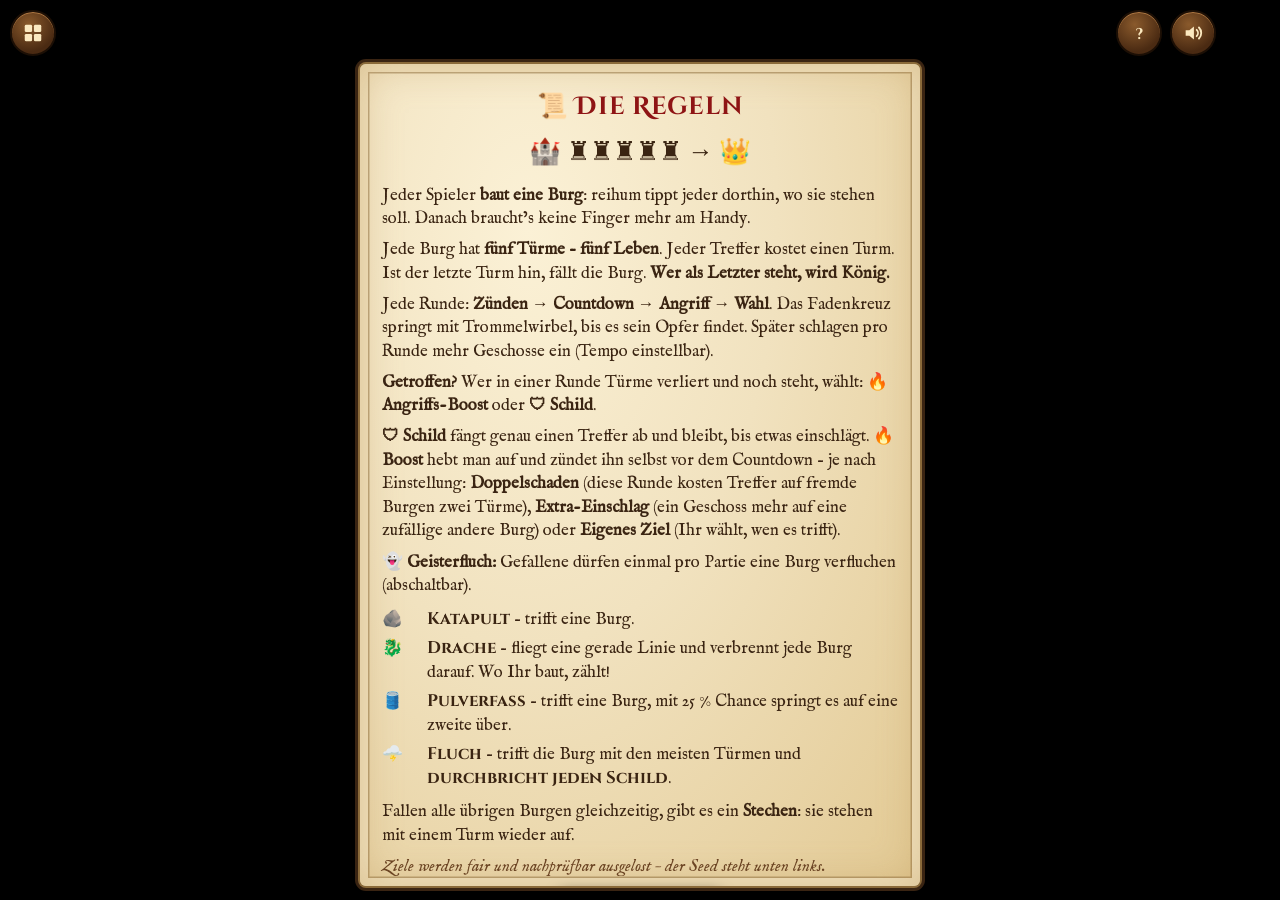
<file: koenigsfinger/index.html>
<!doctype html>
<html lang="de">
<head>
<meta charset="utf-8">
<meta name="viewport" content="width=device-width,initial-scale=1,viewport-fit=cover,user-scalable=no">
<meta name="theme-color" content="#1a110a">
<meta name="apple-mobile-web-app-capable" content="yes">
<title>Königsfinger</title>
<link rel="icon" href="data:image/svg+xml,%3Csvg xmlns=%22http://www.w3.org/2000/svg%22 viewBox=%220 0 100 100%22%3E%3Ctext y=%22.9em%22 font-size=%2290%22%3E%F0%9F%91%91%3C/text%3E%3C/svg%3E">
<link rel="stylesheet" href="fonts/fonts.css">
<style>
:root{--ink:#3a2412;--ink2:#6b4423;--parch:#f1e2bf;--parch2:#e2c993;--wood:#4a2c16;--wood2:#2e1a0c;--gold:#e8b84a;--gold2:#a8741c;--blood:#8e1414;
  --safe-t:env(safe-area-inset-top,0px);--safe-b:env(safe-area-inset-bottom,0px)}
*{box-sizing:border-box;-webkit-tap-highlight-color:transparent}
html,body{margin:0;height:100%;overflow:hidden;background:#120b06;color:var(--ink);font-family:'IM Fell English',Georgia,serif;user-select:none;-webkit-user-select:none;touch-action:none}
#gl{position:fixed;inset:0;width:100%;height:100%;display:block}
button,input,select{font:inherit;color:inherit}
.hide{display:none!important}

/* ---------- Holzknöpfe und Pergament ---------- */
.btn{display:inline-flex;align-items:center;justify-content:center;gap:.4em;min-height:48px;padding:.55em 1.2em;border:2px solid #1c0f05;border-radius:10px;cursor:pointer;
  font-family:'Cinzel',serif;font-weight:700;font-size:1.05rem;letter-spacing:.04em;color:#fbe9c0;text-shadow:0 1px 0 #000;
  background:linear-gradient(#7a4a24,#4a2a12 55%,#3a200c);box-shadow:inset 0 1px 0 #a8703f,inset 0 -3px 0 #24130a,0 3px 0 #140a03,0 6px 14px #0008;transition:transform .08s}
.btn:active{transform:translateY(2px);box-shadow:inset 0 1px 0 #a8703f,inset 0 -1px 0 #24130a,0 1px 0 #140a03}
.btn.gold{color:#3a2208;text-shadow:0 1px 0 #ffe9a8;background:linear-gradient(#ffe08a,#e2a93a 55%,#b47a1e);border-color:#5a3a0a;box-shadow:inset 0 1px 0 #fff3c4,inset 0 -3px 0 #8a5a12,0 3px 0 #3a2404,0 6px 14px #0008}
.btn.red{background:linear-gradient(#b2332a,#7c1a14 55%,#5a100c);box-shadow:inset 0 1px 0 #e06a5c,inset 0 -3px 0 #3a0806,0 3px 0 #200403,0 6px 14px #0008}
.btn.small{min-height:38px;padding:.3em .8em;font-size:.88rem}
.btn:disabled{filter:grayscale(.8) brightness(.7);pointer-events:none}
.parch{position:relative;background:radial-gradient(ellipse at 30% 20%,#fbf1d6,var(--parch) 45%,var(--parch2));color:var(--ink);border-radius:6px;
  box-shadow:0 0 0 2px #8a6a3a,0 0 0 5px #3a2412,0 18px 50px #000c,inset 0 0 40px #b8925066,inset 0 0 6px #8a6a3a}
.parch::before{content:"";position:absolute;inset:7px;border:1.5px solid #8a6a3a88;border-radius:3px;pointer-events:none}
h1,h2,h3{font-family:'Cinzel Decorative','Cinzel',serif;margin:0;color:var(--blood);letter-spacing:.03em}
.lead{font-style:italic;color:var(--ink2)}

/* ---------- Bildschirme (Pergamentrollen über der 3D-Welt) ---------- */
.screen{position:fixed;inset:0;display:flex;align-items:center;justify-content:center;padding:calc(64px + var(--safe-t)) 14px calc(14px + var(--safe-b));z-index:20;overflow:auto;touch-action:pan-y}
.screen.dim{background:radial-gradient(ellipse,#0006,#000b)}
.card{width:min(560px,100%);max-height:100%;overflow:auto;padding:26px 22px 22px;touch-action:pan-y}
.card.parch::before{display:none}.card.parch{box-shadow:0 0 0 2px #8a6a3a,0 0 0 5px #3a2412,0 18px 50px #000c,inset 0 0 40px #b8925066,inset 0 0 0 8px #f1e2bf,inset 0 0 0 9.5px #8a6a3a88}
.card h2{font-size:1.55rem;text-align:center;margin-bottom:.4em}
.row{display:flex;gap:10px;flex-wrap:wrap;align-items:center}
.col{display:flex;flex-direction:column;gap:12px}
.center{text-align:center;justify-content:center}

#menu .card{background:none;box-shadow:none;text-align:center;width:min(420px,100%)}
#menu .card::before{display:none}
.logo{font-family:'Cinzel Decorative',serif;font-weight:900;font-size:clamp(2.4rem,11vw,4.2rem);line-height:.95;color:#ffd979;
  text-shadow:0 2px 0 #7a4a10,0 4px 0 #3a2008,0 0 30px #ffb34088,0 10px 30px #000;margin:0 0 .1em}
.sub{font-family:'Cinzel',serif;color:#f6e4b8;text-shadow:0 2px 6px #000;letter-spacing:.2em;font-size:.9rem;margin-bottom:1.6em}
.crownsvg{width:84px;height:62px;filter:drop-shadow(0 4px 10px #000)}
#menu .btn{width:100%;white-space:nowrap}#menu .btn.small{font-size:.8rem;padding:.3em .5em}

/* Spielerliste */
.plist{display:flex;flex-direction:column;gap:8px;margin:10px 0}
.pl{display:flex;gap:8px;align-items:center}
.pl .n{flex:0 0 1.6em;font-family:'Cinzel',serif;font-weight:700;color:var(--ink2);text-align:right}
.pl input,.field{flex:1;min-width:0;min-height:44px;padding:.35em .7em;border:2px solid #8a6a3a;border-radius:6px;background:#fff8e6;font-size:1.1rem;user-select:text;-webkit-user-select:text}
.pl input:focus,.field:focus{outline:none;border-color:var(--blood);box-shadow:0 0 0 3px #8e141433}
.pl .x{flex:0 0 40px;height:40px;border-radius:50%;border:2px solid #8a6a3a;background:#ead3a0;cursor:pointer;font-size:1.2rem;color:var(--blood)}
.opt{border-top:1px dashed #8a6a3a88;padding-top:10px;margin-top:6px}
.opt h3{font-size:1rem;color:var(--ink2);margin-bottom:6px;font-family:'Cinzel',serif}
.seg{display:flex;flex-wrap:wrap;gap:6px}
.seg label{position:relative}
.seg input{position:absolute;opacity:0}
.seg span{display:inline-block;padding:.45em .8em;border:2px solid #8a6a3a;border-radius:20px;background:#f8ecd0;cursor:pointer;font-size:.98rem}
.seg input:checked+span{background:var(--wood);color:#fbe9c0;border-color:#1c0f05}
.err{color:var(--blood);min-height:1.2em;font-style:italic;text-align:center}

/* ---------- HUD ---------- */
.ibtn{position:fixed;z-index:30;width:46px;height:46px;border-radius:50%;display:grid;place-items:center;cursor:pointer;border:2px solid #1c0f05;
  background:radial-gradient(circle at 40% 30%,#8a5a2c,#4a2a12 70%);box-shadow:inset 0 1px 0 #b07a44,0 3px 8px #000a;color:#fbe9c0;text-decoration:none}
.ibtn svg{width:22px;height:22px}
#home{top:calc(10px + var(--safe-t));left:10px}
#pauseBtn{top:calc(10px + var(--safe-t));right:10px}
#soundBtn{top:calc(10px + var(--safe-t));right:64px}
#helpBtn{top:calc(10px + var(--safe-t));right:118px}
#seed{position:fixed;left:10px;bottom:calc(6px + var(--safe-b));z-index:15;font:11px/1.2 monospace;color:#fff8;text-shadow:0 1px 2px #000;pointer-events:none}
#netState{position:fixed;right:10px;bottom:calc(6px + var(--safe-b));z-index:15;font:12px/1.2 'Cinzel',serif;color:#ffd979;text-shadow:0 1px 2px #000;pointer-events:none}

/* Herold-Spruchband */
#herald{position:fixed;left:50%;top:calc(66px + var(--safe-t));transform:translateX(-50%) translateY(-20px);width:min(92vw,620px);z-index:18;opacity:0;transition:opacity .35s,transform .35s;pointer-events:none;text-align:center}
#herald.on{opacity:1;transform:translateX(-50%) translateY(0)}
#herald .scroll{display:inline-block;padding:12px 26px 13px;font-size:clamp(1.02rem,4vw,1.32rem);line-height:1.25;border-radius:4px}
#herald .scroll::before{inset:5px}
#herald .who{display:block;font:700 .7rem 'Cinzel',serif;letter-spacing:.25em;color:var(--blood);margin-bottom:2px}

/* Aufforderung unten (Bauen, Wetten) */
#prompt{position:fixed;left:50%;bottom:calc(12px + var(--safe-b));transform:translateX(-50%);width:min(96vw,640px);z-index:19;padding:14px 16px 12px;text-align:center}
#prompt .t{font-size:clamp(1.05rem,4.4vw,1.3rem);font-family:'Cinzel',serif;font-weight:700;color:var(--ink)}
#prompt .t b{color:var(--blood)}
#timer{height:8px;margin:8px 4px 4px;border-radius:5px;background:#8a6a3a55;overflow:hidden}
#timer i{display:block;height:100%;width:100%;background:linear-gradient(90deg,#8e1414,#d64a1a);transform-origin:left;border-radius:5px}
#chips{display:flex;flex-wrap:wrap;gap:6px;justify-content:center;margin-top:8px}
.chip{display:inline-flex;align-items:center;gap:5px;min-height:40px;padding:.2em .7em .2em .3em;border-radius:22px;border:2px solid #1c0f05;cursor:pointer;color:#fff;font-family:'Cinzel',serif;font-weight:700;font-size:.92rem;text-shadow:0 1px 2px #000;box-shadow:0 2px 0 #0008}
.chip .ic{display:grid;place-items:center;width:30px;height:30px;border-radius:50%;background:#fff3;font-size:1.05rem}
.chip.sel{outline:3px solid var(--gold);outline-offset:2px}

/* Namensschilder über den Burgen */
#labels{position:fixed;inset:0;z-index:12;pointer-events:none}
.lab{position:absolute;left:0;top:0;transform:translate(-50%,-100%);display:flex;flex-direction:column;align-items:center;gap:2px;white-space:nowrap;transition:opacity .3s}
.lab .nm{display:flex;align-items:center;gap:4px;padding:2px 9px 2px 4px;border-radius:14px;border:1.5px solid #000a;font:700 13px 'Cinzel',serif;color:#fff;text-shadow:0 1px 2px #000;box-shadow:0 2px 6px #0008}
.lab .ic{font-size:14px;width:20px;height:20px;display:grid;place-items:center;border-radius:50%;background:#fff3}
.lab .tw{font-size:10px;letter-spacing:0;color:#ffd979;text-shadow:0 1px 2px #000}
.lab .buffs{display:flex;gap:3px}
.lab .bf{font:700 12px 'Cinzel',serif;padding:1px 5px;border-radius:10px;background:#0009;color:#fff;border:1.5px solid #fff8;animation:pop .35s cubic-bezier(.3,1.8,.5,1)}
.lab .bf.sh{border-color:#8cf}.lab .bf.bo{border-color:#f93}.lab .bf.gh{border-color:#9f9}
#chips .btn.big{min-height:56px;font-size:1.1rem;flex:1;min-width:40%}
.lab .tw .d{opacity:.25;filter:grayscale(1)}
.lab .tok{width:22px;height:22px;border-radius:50%;border:2px solid #fff;display:grid;place-items:center;font-size:12px;box-shadow:0 2px 4px #000a;animation:pop .35s cubic-bezier(.3,1.8,.5,1)}
.lab.dead .nm{filter:grayscale(.7) brightness(.7)}
.lab.me .nm{outline:2px solid var(--gold);outline-offset:1px}
@keyframes pop{from{transform:scale(0)}}

/* Großer Countdown */
#count{position:fixed;inset:0;display:grid;place-items:center;z-index:17;pointer-events:none;font-family:'Cinzel Decorative',serif;font-weight:900;font-size:clamp(4rem,26vw,10rem);color:#ffd979;
  text-shadow:0 4px 0 #7a4a10,0 8px 0 #3a2008,0 0 40px #ff9a2a,0 14px 30px #000}
#count span{animation:cnt .9s ease-out both}
#count span.go{color:#ff5a3a;font-size:.6em;text-shadow:0 4px 0 #6a1008,0 0 40px #ff3a1a,0 14px 30px #000}
@keyframes cnt{0%{transform:scale(2.4);opacity:0}25%{transform:scale(1);opacity:1}80%{opacity:1}100%{transform:scale(.85);opacity:0}}

/* Ergebnisrolle */
.rank{display:flex;flex-direction:column;gap:6px;margin:10px 0}
.rk{display:flex;align-items:center;gap:10px;padding:6px 10px;border-radius:6px;background:#fff6}
.rk .pos{font:900 1.15rem 'Cinzel',serif;width:1.8em;text-align:center;color:var(--ink2)}
.rk.k{background:linear-gradient(90deg,#ffe08a,#fff3c4);box-shadow:0 0 0 2px var(--gold2)}
.rk .sw{width:30px;height:30px;border-radius:50%;display:grid;place-items:center;border:2px solid #0006}
.rk .nm{flex:1;font-family:'Cinzel',serif;font-weight:700}
.rk .ex{font-size:.85rem;color:var(--ink2);font-style:italic;text-align:right}

/* Regeln */
.rules{font-size:1.05rem;line-height:1.4}
.rules p{margin:.45em 0}
.rules .atk{display:grid;grid-template-columns:2.2em 1fr;gap:6px 8px;align-items:start;margin:.6em 0}
.rules .atk b{font-family:'Cinzel',serif}
.rules .big{font-size:1.6rem;text-align:center}

/* Ruhmeshalle */
.hall{width:100%;border-collapse:collapse;font-size:1rem}
.hall th{font-family:'Cinzel',serif;font-size:.8rem;color:var(--ink2);text-align:left;border-bottom:2px solid #8a6a3a;padding:4px}
.hall td{padding:6px 4px;border-bottom:1px dashed #8a6a3a66}
.hall td.c{text-align:center}

/* Online */
.code{font:900 2.6rem 'Cinzel',serif;letter-spacing:.25em;color:var(--blood);text-align:center}
.qr{width:170px;height:170px;margin:0 auto;background:#fff;padding:6px;border-radius:6px;border:2px solid #8a6a3a}
.qr svg{width:100%;height:100%;display:block}
.mem{display:flex;align-items:center;gap:8px;padding:6px 10px;background:#fff6;border-radius:6px;font-family:'Cinzel',serif;font-weight:700}
.mem .dot{width:10px;height:10px;border-radius:50%;background:#2a8a2a}
.mem.off .dot{background:#999}
.rooms{display:flex;flex-direction:column;gap:6px;max-height:34vh;overflow:auto}
.room{display:flex;align-items:center;gap:8px;padding:8px 10px;background:#fff6;border-radius:6px;cursor:pointer}
.room b{font-family:'Cinzel',serif;letter-spacing:.12em;color:var(--blood)}
.room span{flex:1}
#nogl{z-index:40}
#fade{position:fixed;inset:0;background:#000;z-index:50;pointer-events:none;opacity:1;transition:opacity .9s}
@media (orientation:landscape) and (max-height:500px){
  #herald{top:calc(8px + var(--safe-t));width:min(60vw,560px)}
  #prompt{padding:8px 12px;width:min(70vw,640px)}
  .card{padding:16px 16px 14px}
  .logo{font-size:2.6rem}.sub{margin-bottom:.8em}
}
</style>
</head>
<body>
<canvas id="gl"></canvas>
<div id="labels"></div>
<div id="count"></div>
<div id="herald"><div class="scroll parch"><span class="who">Der Herold</span><span id="heraldText"></span></div></div>

<a id="home" class="ibtn" href="../" aria-label="Zur Spiele-Auswahl"><svg viewBox="0 0 24 24" fill="currentColor"><rect x="3" y="3" width="8" height="8" rx="1.5"/><rect x="13" y="3" width="8" height="8" rx="1.5"/><rect x="3" y="13" width="8" height="8" rx="1.5"/><rect x="13" y="13" width="8" height="8" rx="1.5"/></svg></a>
<button id="pauseBtn" class="ibtn hide" aria-label="Pause"><svg viewBox="0 0 24 24" fill="currentColor"><rect x="5" y="4" width="5" height="16" rx="1"/><rect x="14" y="4" width="5" height="16" rx="1"/></svg></button>
<button id="soundBtn" class="ibtn" aria-label="Ton an/aus"><svg viewBox="0 0 24 24" fill="currentColor"><path d="M4 9h4l5-4v14l-5-4H4z"/><path id="snd1" d="M16 8.5a5 5 0 0 1 0 7M18.5 6a8.5 8.5 0 0 1 0 12" stroke="currentColor" stroke-width="2" fill="none" stroke-linecap="round"/><path id="snd0" class="hide" d="M16 9l5 6M21 9l-5 6" stroke="currentColor" stroke-width="2.4" stroke-linecap="round"/></svg></button>
<button id="helpBtn" class="ibtn" aria-label="Regeln"><svg viewBox="0 0 24 24"><text x="12" y="18" text-anchor="middle" font-family="Cinzel,serif" font-weight="700" font-size="17" fill="currentColor">?</text></svg></button>
<div id="seed"></div><div id="netState"></div>

<div id="prompt" class="parch hide"><div class="t" id="promptText"></div><div id="timer" class="hide"><i></i></div><div id="chips"></div></div>

<!-- Hauptmenü -->
<div id="menu" class="screen">
  <div class="card">
    <svg class="crownsvg" viewBox="0 0 84 62"><defs><linearGradient id="cg" x1="0" y1="0" x2="0" y2="1"><stop offset="0" stop-color="#fff0a8"/><stop offset=".5" stop-color="#e8b84a"/><stop offset="1" stop-color="#9a6414"/></linearGradient></defs>
      <path d="M6 52 L4 16 L22 34 L42 6 L62 34 L80 16 L78 52 Z" fill="url(#cg)" stroke="#5a3a0a" stroke-width="2.5" stroke-linejoin="round"/><rect x="5" y="50" width="74" height="9" rx="2" fill="url(#cg)" stroke="#5a3a0a" stroke-width="2.5"/>
      <circle cx="42" cy="38" r="5" fill="#c81e1e" stroke="#5a0a0a" stroke-width="1.5"/><circle cx="22" cy="42" r="3.5" fill="#2a6ad6"/><circle cx="62" cy="42" r="3.5" fill="#2a9a4a"/></svg>
    <div class="logo">Königs&shy;finger</div>
    <div class="sub">WER ZULETZT STEHT, TRÄGT DIE KRONE</div>
    <div class="col">
      <button class="btn gold" id="bOffline">⚔ Am Tisch spielen</button>
      <button class="btn" id="bOnline">🌐 Online spielen</button>
      <div class="row" style="flex-wrap:nowrap"><button class="btn small" style="flex:1" id="bHall">🏆 Ruhmeshalle</button><button class="btn small" style="flex:1" id="bRules">📜 Regeln</button></div>
      <a id="apkLink" class="sub" href="../koenigsfinger.apk" download style="margin:.6em 0 0;font-size:.75rem;letter-spacing:.1em">📱 ANDROID-APP LADEN</a>
    </div>
  </div>
</div>

<!-- Spieler und Einstellungen (am Tisch) -->
<div id="setup" class="screen dim hide">
  <div class="card parch">
    <h2>Wer kämpft mit?</h2>
    <p class="lead center" style="text-align:center;margin:.2em 0">2 bis 8 Herrschaften – Namen sind Pflicht.</p>
    <div class="plist" id="plist"></div>
    <div class="row center"><button class="btn small" id="bAdd">＋ Spieler</button></div>
    <div id="settingsBox"></div>
    <div class="err" id="setupErr"></div>
    <div class="row" style="flex-wrap:nowrap"><button class="btn" id="bSetupBack">←</button><button class="btn gold" style="flex:1" id="bStart">Burgen bauen!</button></div>
  </div>
</div>

<template id="settingsTpl">
  <div class="opt"><h3>Angreifer (kombinierbar)</h3><div class="seg" data-k="attacks">
    <label><input type="checkbox" value="katapult"><span>🪨 Katapult</span></label><label><input type="checkbox" value="drache"><span>🐉 Drache</span></label>
    <label><input type="checkbox" value="pulver"><span>🛢️ Pulverfass</span></label><label><input type="checkbox" value="fluch"><span>🌩️ Fluch</span></label></div></div>
  <div class="opt"><h3>Boost nach einem Treffer</h3><div class="seg" data-k="boostType">
    <label><input type="radio" name="bt" value="doppel"><span>💥 Doppelschaden</span></label><label><input type="radio" name="bt" value="extra"><span>🎯 Extra-Einschlag</span></label><label><input type="radio" name="bt" value="ziel"><span>🗡️ Eigenes Ziel</span></label></div></div>
  <div class="opt"><h3>Buffs sammeln</h3><div class="seg" data-k="stack">
    <label><input type="radio" name="st" value="eins"><span>Höchstens einer</span></label><label><input type="radio" name="st" value="je"><span>Je einer</span></label><label><input type="radio" name="st" value="viele"><span>Unbegrenzt</span></label></div></div>
  <div class="opt"><h3>Tempo</h3><div class="seg" data-k="tempo">
    <label><input type="radio" name="tp" value="kurz"><span>Kurz</span></label><label><input type="radio" name="tp" value="mittel"><span>Mittel</span></label><label><input type="radio" name="tp" value="lang"><span>Lang</span></label></div></div>
  <div class="opt"><h3>Geisterfluch (Gefallene verfluchen einmal)</h3><div class="seg" data-k="ghostCurse">
    <label><input type="radio" name="gc" value="1"><span>An</span></label><label><input type="radio" name="gc" value="0"><span>Aus</span></label></div></div>
  <div class="opt"><h3>Partie</h3><div class="seg" data-k="match">
    <label><input type="radio" name="mt" value="1"><span>Einzelspiel</span></label><label><input type="radio" name="mt" value="3"><span>Best of 3</span></label><label><input type="radio" name="mt" value="5"><span>Best of 5</span></label></div></div>
  <div class="opt"><h3>Sprecher (Herold und Wachen reden)</h3><div class="seg" data-k="voice">
    <label><input type="radio" name="vo" value="1"><span>An</span></label><label><input type="radio" name="vo" value="0"><span>Aus</span></label></div></div>
  <div class="opt"><h3>Kamera</h3><div class="seg" data-k="camFx">
    <label><input type="radio" name="cf" value="1"><span>Wackeln & Zoom</span></label><label><input type="radio" name="cf" value="0"><span>Ruhig</span></label></div></div>
  <div class="opt"><h3>Rückblick nach jeder Runde (Kamera zeigt die getroffenen Burgen)</h3><div class="seg" data-k="cam">
    <label><input type="radio" name="cm" value="kurz"><span>Kurz</span></label><label><input type="radio" name="cm" value="film"><span>Filmisch</span></label><label><input type="radio" name="cm" value="skip"><span>Filmisch, antippen = weiter</span></label></div></div>
  <div class="opt"><h3>Killcam (Zeitlupe, wenn eine Burg fällt)</h3><div class="seg" data-k="killcam">
    <label><input type="radio" name="kc" value="1"><span>An</span></label><label><input type="radio" name="kc" value="0"><span>Aus</span></label></div></div>
</template>

<!-- Online -->
<div id="online" class="screen dim hide">
  <div class="card parch col">
    <h2>Online spielen</h2>
    <div class="pl"><input id="myName" class="field" maxlength="16" placeholder="Euer Name" autocomplete="off"></div>
    <div class="row" style="flex-wrap:nowrap"><button class="btn gold" style="flex:1" id="bCreate">Raum erstellen</button></div>
    <div class="seg center"><label><input type="checkbox" id="pubRoom" checked><span>In der öffentlichen Lobby zeigen</span></label></div>
    <div class="opt"><h3>Mit Code beitreten</h3><div class="row" style="flex-wrap:nowrap"><input id="joinCode" class="field" maxlength="4" placeholder="ABCD" autocomplete="off" style="text-transform:uppercase;letter-spacing:.3em;font-family:Cinzel,serif;font-weight:700"><button class="btn" id="bJoin">Beitreten</button></div></div>
    <div class="opt"><h3>Öffentliche Lobby</h3><div class="rooms" id="rooms"><i class="lead">Suche Räume…</i></div></div>
    <div class="err" id="onErr"></div>
    <button class="btn" id="bOnBack">← Zurück</button>
  </div>
</div>

<!-- Raum -->
<div id="room" class="screen dim hide">
  <div class="card parch col">
    <h2>Raum</h2>
    <div class="code" id="roomCode">----</div>
    <div class="qr" id="roomQr"></div>
    <p class="lead center" style="text-align:center;margin:0">Scannt den Code oder gebt ihn unter „Online spielen“ ein.</p>
    <div class="col" id="members"></div>
    <div id="roomSettings"></div>
    <div class="err" id="roomErr"></div>
    <div class="row" style="flex-wrap:nowrap"><button class="btn" id="bLeave">Verlassen</button><button class="btn gold" style="flex:1" id="bRoomStart">Spiel starten</button></div>
  </div>
</div>

<!-- Ruhmeshalle -->
<div id="hall" class="screen dim hide">
  <div class="card parch col">
    <h2>🏆 Ruhmeshalle</h2>
    <div id="hallBody"></div>
    <div class="row" style="flex-wrap:nowrap"><button class="btn" style="flex:1" id="bHallBack">← Zurück</button><button class="btn small red" id="bHallClear">Löschen</button></div>
  </div>
</div>

<!-- Regeln -->
<div id="rules" class="screen dim hide">
  <div class="card parch rules">
    <h2>📜 Die Regeln</h2>
    <p class="big">🏰 ♜♜♜♜♜ → 👑</p>
    <p>Jeder Spieler <b>baut eine Burg</b>: reihum tippt jeder dorthin, wo sie stehen soll. Danach braucht’s keine Finger mehr am Handy.</p>
    <p>Jede Burg hat <b>fünf Türme – fünf Leben</b>. Jeder Treffer kostet einen Turm. Ist der letzte Turm hin, fällt die Burg. <b>Wer als Letzter steht, wird König.</b></p>
    <p>Jede Runde: <b>Zünden → Countdown → Angriff → Wahl</b>. Das Fadenkreuz springt mit Trommelwirbel, bis es sein Opfer findet. Später schlagen pro Runde mehr Geschosse ein (Tempo einstellbar).</p>
    <p><b>Getroffen?</b> Wer in einer Runde Türme verliert und noch steht, wählt: <b>🔥 Angriffs-Boost</b> oder <b>🛡 Schild</b>.</p>
    <p><b>🛡 Schild</b> fängt genau einen Treffer ab und bleibt, bis etwas einschlägt. <b>🔥 Boost</b> hebt man auf und zündet ihn selbst vor dem Countdown – je nach Einstellung: <b>Doppelschaden</b> (diese Runde kosten Treffer auf fremde Burgen zwei Türme), <b>Extra-Einschlag</b> (ein Geschoss mehr auf eine zufällige andere Burg) oder <b>Eigenes Ziel</b> (Ihr wählt, wen es trifft).</p>
    <p><b>👻 Geisterfluch:</b> Gefallene dürfen einmal pro Partie eine Burg verfluchen (abschaltbar).</p>
    <div class="atk"><span>🪨</span><span><b>Katapult</b> – trifft eine Burg.</span>
      <span>🐉</span><span><b>Drache</b> – fliegt eine gerade Linie und verbrennt jede Burg darauf. Wo Ihr baut, zählt!</span>
      <span>🛢️</span><span><b>Pulverfass</b> – trifft eine Burg, mit 25 % Chance springt es auf eine zweite über.</span>
      <span>🌩️</span><span><b>Fluch</b> – trifft die Burg mit den meisten Türmen und <b>durchbricht jeden Schild</b>.</span></div>
    <p>Fallen alle übrigen Burgen gleichzeitig, gibt es ein <b>Stechen</b>: sie stehen mit einem Turm wieder auf.</p>
    <p class="lead">Ziele werden fair und nachprüfbar ausgelost – der Seed steht unten links.</p>
    <div class="row center"><button class="btn gold" id="bRulesOk">Verstanden!</button></div>
  </div>
</div>

<!-- Pause -->
<div id="pause" class="screen dim hide">
  <div class="card parch col center" style="width:min(360px,100%);text-align:center">
    <h2>Pause</h2>
    <button class="btn gold" id="bResume">Weiter</button>
    <button class="btn red" id="bAbort">Partie abbrechen</button>
  </div>
</div>

<!-- Ergebnis -->
<div id="result" class="screen dim hide">
  <div class="card parch col">
    <h2 id="resTitle">Lang lebe der König!</h2>
    <div id="resMatch" class="center lead" style="text-align:center"></div>
    <div class="rank" id="resRank"></div>
    <div id="resExtra" class="lead"></div>
    <div class="row" style="flex-wrap:nowrap"><button class="btn" id="bResMenu">Menü</button><button class="btn gold" style="flex:1" id="bResNext">Nochmal!</button></div>
  </div>
</div>

<div id="nogl" class="screen dim hide"><div class="card parch center" style="text-align:center"><h2>Oje!</h2><p>Euer Gerät kann leider kein WebGL2 – ohne geht’s bei den Burgen ned.</p><a class="btn" href="../">← Andere Spiele</a></div></div>
<div id="fade"></div>
<script type="module" src="js/main.js"></script>
</body>
</html>
</file>
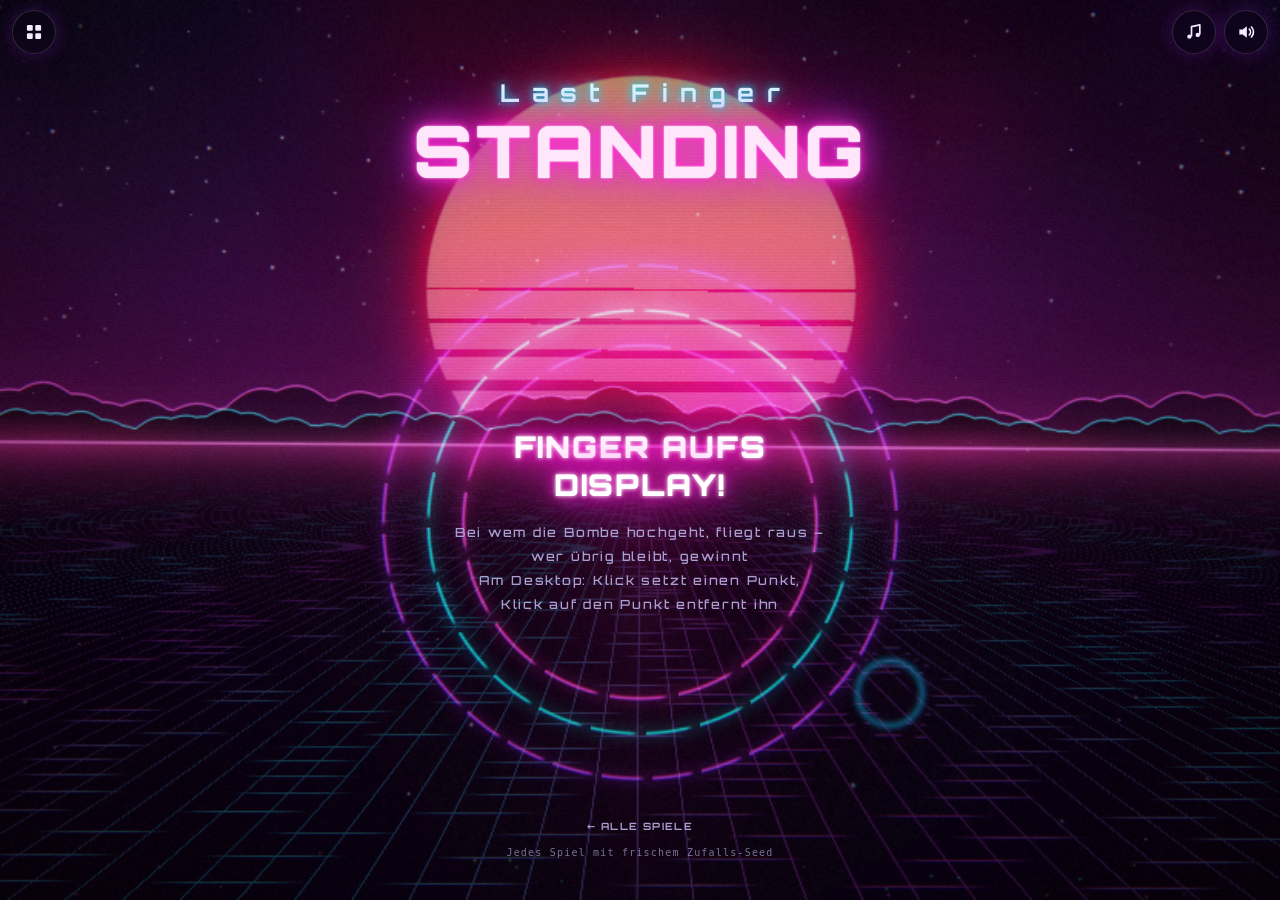
<file: lastfinger/index.html>
<!DOCTYPE html>
<html lang="de">
<head>
<meta charset="utf-8">
<meta name="viewport" content="width=device-width, initial-scale=1, maximum-scale=1, user-scalable=no, viewport-fit=cover">
<meta name="theme-color" content="#05010d">
<meta name="apple-mobile-web-app-capable" content="yes">
<meta name="mobile-web-app-capable" content="yes">
<meta name="apple-mobile-web-app-status-bar-style" content="black-translucent">
<meta name="apple-mobile-web-app-title" content="Last Finger">
<title>Last Finger Standing</title>
<link rel="preconnect" href="https://fonts.googleapis.com">
<link rel="preconnect" href="https://fonts.gstatic.com" crossorigin>
<link href="https://fonts.googleapis.com/css2?family=Orbitron:wght@500;700;900&display=swap" rel="stylesheet">
<style>
:root{--bg:#05010d;--fg:#f3ecff;--dim:#a99fd0;--c:#ff2bd6;color-scheme:dark;box-sizing:border-box}
@media (prefers-color-scheme: dark){:root:not([data-theme="light"]){--bg:#05010d;--fg:#f3ecff;--dim:#a99fd0}}
:root[data-theme="dark"]{--bg:#05010d;--fg:#f3ecff;--dim:#a99fd0}
*,*::before,*::after{box-sizing:inherit}
html,body{height:100%;margin:0;overflow:hidden;background:var(--bg);color:var(--fg);touch-action:none;-webkit-user-select:none;user-select:none;-webkit-touch-callout:none;overscroll-behavior:none;-webkit-tap-highlight-color:transparent}
body{font-family:"Orbitron",system-ui,-apple-system,"Segoe UI",sans-serif}
canvas{position:fixed;inset:0;width:100%;height:100%;display:block;touch-action:none}
.fx{position:fixed;inset:0;pointer-events:none}
body.gl .fx{display:none}
#scan{background:repeating-linear-gradient(to bottom,transparent 0 3px,rgba(0,0,0,.07) 3px 4px)}
#vig{background:radial-gradient(ellipse at center,transparent 55%,rgba(0,0,0,.65) 100%)}
.hud{position:fixed;left:0;right:0;pointer-events:none;text-align:center;padding:0 16px}
.pill{display:inline-flex;flex-direction:column;align-items:center;gap:7px;padding:11px 22px 10px;border-radius:999px;background:rgba(14,5,30,.46);border:1px solid rgba(255,255,255,.13);
  box-shadow:inset 0 1px 0 rgba(255,255,255,.08),0 0 24px rgba(176,38,255,.2),0 10px 30px rgba(0,0,0,.35);-webkit-backdrop-filter:blur(10px) saturate(150%);backdrop-filter:blur(10px) saturate(150%)}

/* Kopfzeile, Logo und Statusanzeige */
#top{top:calc(env(safe-area-inset-top,0px) + 14px);opacity:0;transform:translateY(-8px);transition:opacity .4s,transform .4s}
#top.on{opacity:1;transform:none}
#top .pill{padding:7px 16px 6px 19px;font-size:10px;font-weight:700;letter-spacing:.32em;text-transform:uppercase;color:#e9e2ff}
#logo{position:fixed;left:0;right:0;top:calc(env(safe-area-inset-top,0px) + 9vh);text-align:center;pointer-events:none;font-weight:900;font-size:clamp(28px,min(9.2vw,11vh),72px);line-height:1;letter-spacing:.04em;color:#ffe6fb;
  text-shadow:0 0 2px #fff,0 0 10px #ff2bd6,0 0 26px #ff2bd6,0 0 60px #b026ff;transition:opacity .5s,transform .5s;animation:logoIn 1.4s cubic-bezier(.2,.8,.2,1) both,flick 7s 1.4s infinite}
#logo span{display:block;margin-bottom:.35em;padding-left:.5em;font-size:.34em;font-weight:700;letter-spacing:.5em;color:#d9fdff;text-shadow:0 0 8px #00f0ff,0 0 22px #00f0ff}
#logo.hide{opacity:0;transform:translateY(-24px) scale(.94)}
@keyframes logoIn{0%{letter-spacing:.6em;filter:blur(10px) brightness(2.5)}100%{letter-spacing:.04em;filter:none}}
@keyframes flick{0%,91%,96%,100%{filter:none}92%,94.5%{filter:brightness(.35)}93.2%{filter:none}}
#msg{top:50%;transform:translateY(-50%);font-size:clamp(17px,5.4vw,30px);font-weight:900;line-height:1.25;letter-spacing:.06em;text-transform:uppercase;color:#fff;
  text-shadow:0 0 4px #fff,0 0 14px var(--c),0 0 34px var(--c),0 0 70px var(--c);transition:opacity .35s}
#msg b{display:block;font-weight:900}
#msg small{display:block;margin-top:18px;font-size:.42em;font-weight:500;line-height:1.9;letter-spacing:.14em;text-transform:none;color:var(--dim);text-shadow:none}
@media (orientation:landscape){#msg{top:58%;font-size:clamp(15px,min(5.4vw,5vh),30px)}}
#msg.blink b{animation:neon 4s infinite}
@keyframes neon{0%,19%,23%,26%,54%,58%,100%{opacity:1}21%,25%,56%{opacity:.25}}
#msg.up{top:calc(env(safe-area-inset-top,0px) + 58px);transform:none;font-size:clamp(12px,3.6vw,16px)}
#msg.up b{text-shadow:0 0 10px var(--c)}
#msg.up small{display:flex;align-items:center;justify-content:center;gap:6px;margin-top:0;font-size:.66em;letter-spacing:.18em;text-transform:uppercase}
#msg i{display:inline-block;width:8px;height:8px;border-radius:50%;background:var(--d);box-shadow:0 0 8px var(--d),0 0 10px var(--d)}

/* Bombe über dem markierten Finger, Platz-Schilder der Ausgeschiedenen */
#bomb{position:fixed;left:0;top:0;width:64px;height:64px;margin:-32px 0 0 -32px;pointer-events:none;opacity:0;transition:transform .06s ease-out,opacity .2s;will-change:transform}
#bomb.on{opacity:1}
#bomb svg{display:block;width:100%;height:100%;overflow:visible;filter:drop-shadow(0 0 6px #ff6b00) drop-shadow(0 0 16px #ff1744)}
#bomb.hold svg{animation:wob .12s infinite}
@keyframes wob{0%,100%{transform:rotate(-7deg) scale(1.05)}50%{transform:rotate(7deg) scale(1.14)}}
#bomb .spark{transform-box:fill-box;transform-origin:center;animation:spark .09s infinite alternate}
@keyframes spark{from{opacity:1;transform:scale(1)}to{opacity:.45;transform:scale(1.6)}}
.tomb{position:fixed;left:0;top:0;pointer-events:none;padding:5px 11px 4px;border-radius:999px;font-size:11px;font-weight:900;letter-spacing:.12em;text-transform:uppercase;color:#d8d0f0;white-space:nowrap;
  background:rgba(14,5,30,.66);border:1px solid rgba(255,255,255,.18);transform:var(--p);animation:tomb .5s cubic-bezier(.2,1.6,.4,1) both}
@keyframes tomb{0%{opacity:0;transform:var(--p) scale(2.2)}100%{opacity:1;transform:var(--p) scale(1)}}
#msg i.dead{background:#4a4360;box-shadow:none;opacity:.7}
#tombs{transition:opacity .6s}
#tombs.dim{opacity:.45}
#back{pointer-events:auto;color:var(--dim);font-size:10px;font-weight:700;letter-spacing:.14em;text-transform:uppercase;text-decoration:none;padding:6px 10px}
/* Gewinner: Krone und Titel */
/* Countdown 3 – 2 – 1 – LOS! im Energiekern zwischen den Fingern */
#count{position:fixed;left:0;top:0;width:0;height:0;pointer-events:none;will-change:transform}
#count span{position:absolute;left:0;top:0;font-weight:900;font-size:clamp(90px,30vw,220px);line-height:1;color:#fff;white-space:nowrap;
  text-shadow:0 0 6px #fff,0 0 22px var(--c),0 0 60px var(--c),0 0 120px var(--c);animation:cnt 1s cubic-bezier(.2,.9,.3,1) forwards}
#count span.go{font-size:clamp(56px,19vw,150px);animation:go .9s ease-out forwards}
#count span.long{font-size:clamp(32px,11vw,90px)}
@keyframes cnt{0%{opacity:0;transform:translate(-50%,-50%) scale(2.2);filter:blur(10px)}18%{opacity:1;transform:translate(-50%,-50%) scale(1);filter:none}72%{opacity:.95;transform:translate(-50%,-50%) scale(.96)}100%{opacity:0;transform:translate(-50%,-50%) scale(.7)}}
@keyframes go{0%{opacity:0;transform:translate(-50%,-50%) scale(.5)}22%{opacity:1;transform:translate(-50%,-50%) scale(1.15)}100%{opacity:0;transform:translate(-50%,-50%) scale(1.7);filter:blur(6px)}}
#crown{position:fixed;left:0;top:0;width:72px;height:54px;pointer-events:none;opacity:0;--c:#ff2bd6;will-change:transform}
#crown.show{opacity:1}
#crown svg{display:block;width:100%;height:100%;overflow:visible;filter:drop-shadow(0 0 4px #ffe07a) drop-shadow(0 0 14px var(--c))}
#crown.show svg{animation:drop .8s cubic-bezier(.3,1.7,.5,1) both,bob 2.4s .8s ease-in-out infinite}
@keyframes drop{0%{transform:translateY(-160px) rotate(-30deg) scale(.5);opacity:0}100%{transform:none;opacity:1}}
@keyframes bob{0%,100%{transform:translateY(0) rotate(-4deg)}50%{transform:translateY(-7px) rotate(4deg)}}
#title{position:fixed;left:0;right:0;text-align:center;pointer-events:none;font-weight:900;font-size:clamp(28px,8.6vw,84px);letter-spacing:.03em;line-height:1.2;color:#fff;opacity:0;
  text-shadow:0 0 3px #fff,0 0 14px var(--c),0 0 34px var(--c),0 0 80px var(--c)}
#title::before,#title::after{content:attr(data-t);position:absolute;inset:0;text-shadow:none;opacity:.85;mix-blend-mode:screen;clip-path:inset(0 0 100% 0)}
#title::before{color:#00f0ff;animation:g1 2.6s infinite steps(1)}
#title::after{color:#ff2bd6;animation:g2 2.6s infinite steps(1)}
@keyframes g1{0%,80%{clip-path:inset(0 0 100% 0);transform:none}84%{clip-path:inset(10% 0 55% 0);transform:translate(-5px,0)}88%{clip-path:inset(60% 0 8% 0);transform:translate(4px,0)}92%{clip-path:inset(0 0 100% 0);transform:none}}
@keyframes g2{0%,82%{clip-path:inset(0 0 100% 0);transform:none}86%{clip-path:inset(40% 0 30% 0);transform:translate(5px,0)}90%{clip-path:inset(5% 0 75% 0);transform:translate(-4px,0)}94%{clip-path:inset(0 0 100% 0);transform:none}}
#title.show{animation:slam .65s cubic-bezier(.18,1.5,.32,1) forwards,beat 1.8s .7s ease-in-out infinite}
@keyframes slam{0%{opacity:0;transform:scale(3.4);filter:blur(14px) brightness(3)}55%{opacity:1;filter:blur(0) brightness(1.6)}100%{opacity:1;transform:scale(1);filter:none}}
@keyframes beat{0%,100%{transform:scale(1)}50%{transform:scale(1.045)}}

/* Fußzeile und Ton-Schalter */
#bottom{bottom:calc(env(safe-area-inset-bottom,0px) + 14px);display:flex;flex-direction:column;align-items:center;gap:9px}
#seed{font-family:ui-monospace,"SF Mono",Menlo,Consolas,monospace;font-size:10px;letter-spacing:.12em;color:rgba(214,205,255,.55)}
#hint{max-width:calc(100vw - 24px);padding:9px 16px 8px;font-size:9.5px;font-weight:700;letter-spacing:.08em;text-transform:uppercase;color:#fff;opacity:0;transform:translateY(10px);transition:opacity .4s,transform .4s}
#hint.on{opacity:1;transform:none;animation:breathe 2s ease-in-out infinite}
@keyframes breathe{0%,100%{box-shadow:inset 0 1px 0 rgba(255,255,255,.08),0 0 14px rgba(176,38,255,.2)}50%{box-shadow:inset 0 1px 0 rgba(255,255,255,.08),0 0 28px rgba(0,240,255,.45)}}
.ibtn{position:fixed;top:calc(env(safe-area-inset-top,0px) + 10px);right:12px;width:44px;height:44px;padding:0;display:grid;place-items:center;border-radius:50%;color:#f3ecff;cursor:pointer;touch-action:none;
  background:rgba(14,5,30,.46);border:1px solid rgba(255,255,255,.14);box-shadow:0 0 18px rgba(176,38,255,.25);-webkit-backdrop-filter:blur(8px);backdrop-filter:blur(8px);transition:color .2s,box-shadow .2s}
#music{right:64px}
#home{left:12px;right:auto;text-decoration:none}
.ibtn svg{width:20px;height:20px}
.ibtn .off,.ibtn.muted .on{display:none}
.ibtn.muted .off{display:inline}
.ibtn.muted{color:rgba(243,236,255,.5);box-shadow:none}
.ibtn:focus-visible{outline:2px solid #00f0ff;outline-offset:2px}
body.gl3d #crown{display:none}
</style>
</head>
<body>
<canvas id="c"></canvas>
<div class="fx" id="vig"></div>
<div class="fx" id="scan"></div>
<div id="logo"><span>Last Finger</span>STANDING</div>
<div class="hud" id="top"></div>
<div class="hud" id="msg"></div>
<div id="count" aria-live="polite"></div>
<div id="tombs"></div>
<div id="bomb"><svg viewBox="0 0 64 64" aria-hidden="true"><defs><radialGradient id="bg" cx=".35" cy=".35" r=".7"><stop offset="0" stop-color="#6a5a8a"/><stop offset=".45" stop-color="#241a3a"/><stop offset="1" stop-color="#07030f"/></radialGradient></defs>
<path d="M40 16q6-8 14-6" fill="none" stroke="#c9a46a" stroke-width="3" stroke-linecap="round"/><rect x="33" y="14" width="10" height="8" rx="2" transform="rotate(35 38 18)" fill="#3a3150" stroke="#ff2bd6" stroke-width="1.2"/>
<circle cx="30" cy="38" r="20" fill="url(#bg)" stroke="#ff2bd6" stroke-width="2"/><ellipse cx="23" cy="30" rx="6" ry="4" fill="#fff" opacity=".35" transform="rotate(-30 23 30)"/>
<g class="spark"><circle cx="55" cy="10" r="8" fill="#ffb000" opacity=".5"/><circle cx="55" cy="10" r="4" fill="#fff6a0"/></g></svg></div>
<div id="crown"><svg viewBox="0 0 72 54" aria-hidden="true"><defs><linearGradient id="cg" x1="0" y1="0" x2="0" y2="1"><stop offset="0" stop-color="#fffbe0"/><stop offset=".4" stop-color="#ffd84d"/><stop offset="1" stop-color="#ff9500"/></linearGradient></defs>
<path d="M7 42 3 13l17 13L36 5l16 21 17-13-4 29z" fill="url(#cg)" stroke="#fff6c8" stroke-width="1.6" stroke-linejoin="round"/>
<rect x="6" y="41" width="60" height="10" rx="3" fill="url(#cg)" stroke="#fff6c8" stroke-width="1.4"/>
<circle cx="36" cy="31" r="5.5" style="fill:var(--c)" stroke="#fff" stroke-width="1.5"/><circle cx="19" cy="34" r="3.6" style="fill:var(--c)" stroke="#fff" stroke-width="1.2"/><circle cx="53" cy="34" r="3.6" style="fill:var(--c)" stroke="#fff" stroke-width="1.2"/>
<circle cx="3" cy="13" r="3.2" fill="#fff"/><circle cx="36" cy="5" r="3.8" fill="#fff"/><circle cx="69" cy="13" r="3.2" fill="#fff"/>
<path d="M12 46h48" stroke="#fff" stroke-opacity=".7" stroke-width="1.5" stroke-linecap="round"/></svg></div>
<div id="title" data-t="ÜBERLEBT!">ÜBERLEBT!</div>
<div class="hud" id="bottom"><a id="back" href="../">← Alle Spiele</a><div id="seed">Jedes Spiel mit frischem Zufalls-Seed</div><div id="hint" class="pill"></div></div>
<a id="home" class="ibtn" href="../" aria-label="Zur Spiele-Auswahl"><svg viewBox="0 0 24 24" aria-hidden="true"><rect x="3.5" y="3.5" width="7" height="7" rx="1.5" fill="currentColor"/><rect x="13.5" y="3.5" width="7" height="7" rx="1.5" fill="currentColor"/><rect x="3.5" y="13.5" width="7" height="7" rx="1.5" fill="currentColor"/><rect x="13.5" y="13.5" width="7" height="7" rx="1.5" fill="currentColor"/></svg></a>
<button id="music" class="ibtn" aria-label="Musik an oder aus"><svg viewBox="0 0 24 24" aria-hidden="true"><path d="M9 17V5.5l10-2V15" fill="none" stroke="currentColor" stroke-width="2" stroke-linejoin="round"/><circle cx="6.5" cy="17.5" r="2.6" fill="currentColor"/><circle cx="16.5" cy="15.5" r="2.6" fill="currentColor"/><path class="off" d="M3.5 3.5l17 17" stroke="currentColor" stroke-width="2.2" stroke-linecap="round"/></svg></button>
<button id="mute" class="ibtn" aria-label="Ton an oder aus"><svg viewBox="0 0 24 24" aria-hidden="true"><path d="M4 9v6h4l5 4V5L8 9H4z" fill="currentColor"/><path class="on" d="M16 8.5a5 5 0 0 1 0 7M18.5 6a8.5 8.5 0 0 1 0 12" fill="none" stroke="currentColor" stroke-width="2" stroke-linecap="round"/><path class="off" d="M16.5 9.5l5 5m0-5l-5 5" stroke="currentColor" stroke-width="2" stroke-linecap="round"/></svg></button>
<script id="fate">
/* ---------- Zufall: frischer Seed je Runde + seeded PRNG (ohne DOM, damit tests/ ihn direkt prüfen) ---------- */
var Fate=(()=>{
let entropy=(Math.random()*4294967296)>>>0;
function mix(x,y,t){entropy=Math.imul(entropy^((x*1000)|0)^(((y*1000)|0)<<7)^((t*1000)|0),2654435761)>>>0;}
function sfc32(a,b,c,d){return function(){a>>>=0;b>>>=0;c>>>=0;d>>>=0;let t=(a+b)|0;a=b^(b>>>9);b=(c+(c<<3))|0;c=(c<<21)|(c>>>11);d=(d+1)|0;t=(t+d)|0;c=(c+t)|0;return (t>>>0)/4294967296;};}
function freshSeed(){const s=new Uint32Array(4);
  if(typeof crypto!=='undefined'&&crypto.getRandomValues)crypto.getRandomValues(s);else for(let i=0;i<4;i++)s[i]=(Math.random()*4294967296)>>>0;
  s[0]^=(performance.now()*1000)>>>0;s[1]^=Date.now()>>>0;s[2]^=entropy;s[3]^=(Math.random()*4294967296)>>>0;
  if(!(s[0]|s[1]|s[2]|s[3]))s[3]=1;return s;}
/* Finger im Uhrzeigersinn um ihren Schwerpunkt – in dieser Reihenfolge springt die Auswahl */
function ring(list){let cx=0,cy=0;list.forEach(f=>{cx+=f.x;cy+=f.y;});cx/=list.length;cy/=list.length;
  return list.slice().sort((a,b)=>Math.atan2(a.y-cy,a.x-cx)-Math.atan2(b.y-cy,b.x-cx));}
/* Weg der Bombe in einer Runde über m lebende Finger (Indizes 0..m-1 in Kreis-Reihenfolge): erst wilde Sprünge kreuz und quer,
   dann im Uhrzeigersinn auslaufend bis zum Ziel. Bei 2 Fingern gibt es nur Hin und Her. */
function hops(m,start,target,rng){const path=[start];let cur=start;
  if(m<3){const steps=(4+Math.floor(rng()*2))*m+((target-start+m)%m);for(let i=0;i<steps;i++){cur=(cur+1)%m;path.push(cur);}return {path,chaos:0};}
  const C=6+m+Math.floor(rng()*m),F=m+1+Math.floor(rng()*m),o=((target-F)%m+m)%m;
  for(let j=1;j<=C;j++){let nx=o;if(j<C){const ban=j===C-1?o:-1;do nx=Math.floor(rng()*m);while(nx===cur||nx===ban);}path.push(nx);cur=nx;}
  for(let j=0;j<F;j++){cur=(cur+1)%m;path.push(cur);}
  return {path,chaos:C};}
/* K.-o.-Plan: Ausscheide-Reihenfolge per Fisher-Yates – jede der n! Reihenfolgen ist gleich wahrscheinlich, der Letzte gewinnt.
   Erst danach entstehen aus demselben Seed die Wege der Bombe; jeder endet beim geplanten Opfer der Runde. */
function knockout(list){const s=freshSeed(),rng=sfc32(s[0],s[1],s[2],s[3]);for(let i=0;i<24;i++)rng();
  const order=ring(list),n=order.length,perm=order.map((_,i)=>i);
  for(let i=n-1;i>0;i--){const j=Math.floor(rng()*(i+1)),t=perm[i];perm[i]=perm[j];perm[j]=t;}
  const elim=perm.slice(0,n-1),alive=order.map((_,i)=>i),rounds=[];let pos=Math.floor(rng()*n);
  for(const target of elim){const m=alive.length,h=hops(m,alive.indexOf(pos),alive.indexOf(target),rng);
    rounds.push({alive:alive.slice(),target,chaos:h.chaos,path:h.path.map(i=>alive[i])});
    alive.splice(alive.indexOf(target),1);pos=alive[Math.floor(rng()*alive.length)];}
  return {order,elim,winner:perm[n-1],rounds,hex:[...s].map(v=>v.toString(16).padStart(8,'0')).join('').toUpperCase()};}
return {mix,sfc32,freshSeed,ring,hops,knockout};
})();
</script>
<script id="music">
/* ---------- Musik & Soundeffekte: Synthwave komplett aus Web-Audio-Oszillatoren (ohne Audiodateien, ohne DOM) ---------- */
var Music=(()=>{
const BPM=104,S16=60/BPM/4,mtof=m=>440*Math.pow(2,(m-69)/12);
/* Akkordfolge Am – F – C – G: Bass-Grundton, Pad-Voicing und Arpeggio-Töne */
const CH=[{root:33,pad:[57,60,64],arp:[69,72,76,81]},{root:29,pad:[57,60,65],arp:[65,69,72,77]},{root:36,pad:[55,60,64],arp:[67,72,76,79]},{root:31,pad:[55,59,62],arp:[67,71,74,79]}];
const ARP=[0,1,2,3,2,1,0,2,1,3,2,1,0,1,2,3];
/* Siegesmelodie je Takt: [16tel-Position, MIDI-Ton, Länge in 16teln] */
const LEAD=[[[0,76,4],[4,79,2],[6,81,4],[10,79,2],[12,76,4]],[[0,77,4],[4,76,2],[6,74,2],[8,72,6],[14,74,2]],[[0,76,4],[4,79,4],[8,84,6],[14,83,2]],[[0,81,4],[4,79,4],[8,76,8]]];
function create(ac,out){
  const comp=ac.createDynamicsCompressor();comp.threshold.value=-16;comp.knee.value=8;comp.ratio.value=4;comp.attack.value=.003;comp.release.value=.25;
  const master=ac.createGain();master.gain.value=.5;master.connect(comp);comp.connect(out);
  /* Hall: Faltung mit selbst erzeugtem, abklingendem Rauschen; Echo: Verzögerung mit gefilterter Rückkopplung */
  const rev=ac.createConvolver();{const len=ac.sampleRate*2.6|0,b=ac.createBuffer(2,len,ac.sampleRate);for(let c=0;c<2;c++){const d=b.getChannelData(c);for(let i=0;i<len;i++)d[i]=(Math.random()*2-1)*Math.pow(1-i/len,2.4);}rev.buffer=b;}
  const revOut=ac.createGain();revOut.gain.value=.45;rev.connect(revOut);revOut.connect(master);
  const dly=ac.createDelay(1),dfb=ac.createGain(),dlp=ac.createBiquadFilter();dly.delayTime.value=S16*3;dfb.gain.value=.36;dlp.type='lowpass';dlp.frequency.value=2400;
  dly.connect(dlp);dlp.connect(dfb);dfb.connect(dly);const dlyOut=ac.createGain();dlyOut.gain.value=.5;dlp.connect(dlyOut);dlyOut.connect(master);
  /* Musik-Bus (mit Tiefpass für den „Unterwasser“-Moment vor der Entscheidung) und Effekt-Bus, beide getrennt stummschaltbar */
  const musIn=ac.createGain(),musLP=ac.createBiquadFilter();musLP.type='lowpass';musLP.frequency.value=18000;musLP.Q.value=.7;musIn.connect(musLP);musLP.connect(master);
  const dry=ac.createGain(),wet=ac.createGain(),wetSend=ac.createGain(),wetRev=ac.createGain(),wetDly=ac.createGain();
  dry.connect(musIn);wet.connect(musIn);wet.connect(wetSend);wetSend.connect(wetRev);wetSend.connect(wetDly);wetRev.gain.value=.55;wetDly.gain.value=.3;wetRev.connect(rev);wetDly.connect(dly);
  const fx=ac.createGain(),fxSend=ac.createGain(),fxDry=ac.createGain(),fxWet=ac.createGain();fxDry.connect(fx);fxWet.connect(fx);fxWet.connect(fxSend);fx.connect(master);fxSend.gain.value=.5;fxSend.connect(rev);
  const noiseBuf=ac.createBuffer(1,ac.sampleRate*2|0,ac.sampleRate);{const d=noiseBuf.getChannelData(0);for(let i=0;i<d.length;i++)d[i]=Math.random()*2-1;}
  const now=t=>t==null?ac.currentTime:t;
  function osc(type,f,t,end,dest){const o=ac.createOscillator();o.type=type;o.frequency.setValueAtTime(f,t);o.connect(dest);o.start(t);o.stop(end);return o;}
  function env(t,peak,a,dec,dest){const g=ac.createGain();g.gain.setValueAtTime(0,t);g.gain.linearRampToValueAtTime(peak,t+a);g.gain.setTargetAtTime(0,t+a,dec);g.connect(dest);return g;}
  function noise(t,dur,dest){const s=ac.createBufferSource();s.buffer=noiseBuf;s.loop=true;s.connect(dest);s.start(t,Math.random()*1.5);s.stop(t+dur);return s;}
  function filt(type,f,q,dest){const b=ac.createBiquadFilter();b.type=type;b.frequency.value=f;if(q!=null)b.Q.value=q;b.connect(dest);return b;}
  /* Instrumente */
  function kick(t,v){const g=env(t,v,.002,.12,dry);osc('sine',150,t,t+.5,g).frequency.exponentialRampToValueAtTime(44,t+.12);noise(t,.03,filt('highpass',2500,null,env(t,v*.2,.001,.008,dry)));}
  function snare(t,v){noise(t,.4,filt('bandpass',1900,.7,env(t,v*.7,.002,.07,wet)));osc('triangle',190,t,t+.3,env(t,v*.4,.002,.05,dry)).frequency.exponentialRampToValueAtTime(140,t+.1);}
  function hat(t,v,dec){noise(t,dec*6+.02,filt('highpass',7500,null,env(t,v,.001,dec,dry)));}
  function bass(t,m,len,br,v){v=v||.3;const g=ac.createGain();g.gain.setValueAtTime(0,t);g.gain.linearRampToValueAtTime(v,t+.006);g.gain.setTargetAtTime(v*.66,t+.006,.08);g.gain.setTargetAtTime(0,t+len,.03);g.connect(dry);
    const lp=filt('lowpass',400+br*2200,4,g);lp.frequency.setTargetAtTime(160+br*500,t,.07);
    osc('sawtooth',mtof(m),t,t+len+.25,lp);osc('square',mtof(m)*1.004,t,t+len+.25,lp);}
  function arp(t,m,v,br){const lp=filt('lowpass',900+br*3600,2,env(t,v,.004,.09,wet));osc('square',mtof(m),t,t+.6,lp);osc('sawtooth',mtof(m)*1.005,t,t+.6,lp);}
  function pad(t,notes,len,v){const g=ac.createGain();g.gain.setValueAtTime(0,t);g.gain.linearRampToValueAtTime(v,t+.5);g.gain.setValueAtTime(v,t+len);g.gain.linearRampToValueAtTime(0,t+len+1.2);g.connect(wet);
    const lp=filt('lowpass',1400,.3,g);for(const m of notes)for(const d of [-8,8])osc('sawtooth',mtof(m),t,t+len+1.3,lp).detune.value=d;}
  function lead(t,m,len,v){const g=ac.createGain();g.gain.setValueAtTime(0,t);g.gain.linearRampToValueAtTime(v,t+.015);g.gain.setTargetAtTime(v*.7,t+.015,.15);g.gain.setTargetAtTime(0,t+len,.08);g.connect(wet);
    const lp=filt('lowpass',3200,1,g),lfo=ac.createOscillator(),lg=ac.createGain();lfo.frequency.value=5.5;lg.gain.setValueAtTime(0,t);lg.gain.linearRampToValueAtTime(9,t+.25);lfo.connect(lg);lfo.start(t);lfo.stop(t+len+.5);
    for(const [type,d] of [['sawtooth',-6],['square',6]]){const o=osc(type,mtof(m),t,t+len+.5,lp);o.detune.value=d;lg.connect(o.detune);}}
  function crash(t,v,d){noise(t,2.5,filt('highpass',4500,null,env(t,v,.002,.45,d||wet)));}
  function riser(t,dur,v){const g=ac.createGain();g.gain.setValueAtTime(0,t);g.gain.linearRampToValueAtTime(v,t+dur);g.gain.linearRampToValueAtTime(0,t+dur+.05);g.connect(wet);
    const bp=filt('bandpass',300,2.5,g);bp.frequency.setValueAtTime(300,t);bp.frequency.exponentialRampToValueAtTime(6000,t+dur);noise(t,dur+.1,bp);}
  /* Sequenzer: spielt 16tel für 16tel; welche Spuren laufen, hängt vom Spielzustand ab */
  let M='idle',E=0,nextT=-1,step=0;
  function playStep(s,t){const bar=(s>>4)&3,i=s&15,c=CH[bar];
    if(M==='hold')return;
    if(i===0)pad(t,c.pad,S16*16,M==='idle'?.016:.04);
    if(M==='idle'){if(i%4===0)arp(t,c.arp[ARP[i]],.03,.15);if(i===0||i===8)bass(t,c.root,S16*7,.05,.08);if(i%8===4)hat(t,.015,.03);return;}
    if(i%4===0)kick(t,.9);
    if(M==='wait'){hat(t,.06,.02);if(i%2===0)arp(t,c.arp[ARP[i]],.055,.4);bass(t,c.root+(i%2?12:0),S16*.9,.3);return;}
    const win=M==='finale'||M==='done';
    if(i===4||i===12)snare(t,.5);
    hat(t,i%2?.07:.04,i%4===2?.06:.025);
    bass(t,c.root+(i%2?12:0),S16*.85,win?.8:E);
    arp(t,c.arp[ARP[i]],.06,win?.9:.3+E*.7);
    if(win){if(i===0&&bar===0)crash(t,.22);for(const n of LEAD[bar])if(n[0]===i)lead(t,n[1],n[2]*S16,.1);}}
  function schedule(until){if(nextT<ac.currentTime)nextT=ac.currentTime+.03;while(nextT<until){playStep(step,nextT);nextT+=S16;step++;}}
  /* Zustandswechsel; t erlaubt exaktes Timing (auch beim Offline-Rendern in den Tests) */
  function mode(m,t,dur){t=now(t);if(m===M)return;M=m;const f=musLP.frequency;f.cancelScheduledValues(t);
    if(m==='hold'){f.setValueAtTime(18000,t);f.exponentialRampToValueAtTime(380,t+.35);return;}
    f.setValueAtTime(18000,t);
    if(m==='wait')riser(t,dur||3,.16);
    if(m==='choose'||m==='finale'){step=0;nextT=t;}}
  function fade(g,on,t){t=now(t);g.gain.cancelScheduledValues(t);g.gain.setValueAtTime(g.gain.value,t);g.gain.linearRampToValueAtTime(on?1:0,t+.25);}
  /* Soundeffekte */
  const sfx={
    place(n,t){t=now(t);const f=mtof(72+[0,3,7,10,12,15,19,22,24,27,31,34][n%12]);osc('triangle',f,t,t+.6,env(t,.16,.003,.12,fxWet)).frequency.exponentialRampToValueAtTime(f*2,t+.06);osc('sine',f*3,t+.03,t+.4,env(t+.03,.05,.002,.06,fxWet));},
    remove(t){t=now(t);osc('triangle',520,t,t+.4,env(t,.12,.003,.08,fxWet)).frequency.exponentialRampToValueAtTime(150,t+.15);},
    count(i,t){t=now(t);const f=mtof(81+i*2);osc('square',f,t,t+.3,filt('lowpass',3500,1,env(t,.09,.003,.07,fxWet)));osc('sine',f/2,t,t+.3,env(t,.12,.003,.08,fxDry));},
    go(t){t=now(t);const f=mtof(93);osc('square',f,t,t+.6,filt('lowpass',5000,1,env(t,.1,.003,.16,fxWet)));osc('sine',f/2,t,t+.6,env(t,.14,.003,.18,fxDry));},
    start(t){t=now(t);const bp=filt('bandpass',300,1.5,env(t,.28,.15,.25,fxWet));bp.frequency.exponentialRampToValueAtTime(4500,t+.6);noise(t,1,bp);osc('sine',60,t,t+.9,env(t,.35,.02,.2,fxDry)).frequency.exponentialRampToValueAtTime(130,t+.5);},
    hop(p,t,j){t=now(t);osc('square',mtof(60+Math.round(p*24)+(j||0)),t,t+.3,filt('lowpass',1500+p*4000,3,env(t,.06+p*.06,.002,.05,fxWet)));},
    beat(t){t=now(t);osc('sine',62,t,t+.6,env(t,.9,.004,.11,fxDry)).frequency.exponentialRampToValueAtTime(38,t+.2);noise(t,.05,filt('lowpass',600,null,env(t,.15,.001,.02,fxDry)));},
    impact(t){t=now(t);osc('sine',95,t,t+1.6,env(t,1,.005,.45,fxDry)).frequency.exponentialRampToValueAtTime(26,t+1.3);
      const lp=filt('lowpass',9000,.8,env(t,.5,.002,.35,fxWet));lp.frequency.exponentialRampToValueAtTime(120,t+1.2);noise(t,1.6,lp);
      const st=filt('lowpass',2600,.5,env(t,.07,.005,.5,fxWet));for(const m of [48,60,64,67,72,76])osc('sawtooth',mtof(m),t,t+2,st);crash(t,.35,fxWet);},
    firework(t){t=now(t);noise(t,.4,filt('lowpass',3000,null,env(t,.18,.002,.06,fxWet)));for(let i=0;i<6;i++){const s=t+.08+Math.random()*.35;noise(s,.03,filt('highpass',5000,null,env(s,.06,.001,.01,fxWet)));}},
    boom(t){t=now(t);osc('sine',120,t,t+1,env(t,.95,.004,.28,fxDry)).frequency.exponentialRampToValueAtTime(30,t+.7);
      const lp=filt('lowpass',6000,.7,env(t,.6,.002,.22,fxWet));lp.frequency.exponentialRampToValueAtTime(180,t+.9);noise(t,1.1,lp);
      for(let i=0;i<8;i++){const c=t+.05+Math.random()*.5;noise(c,.04,filt('highpass',3500,null,env(c,.08,.001,.012,fxWet)));}},
    fuse(t,dur){t=now(t);const g=ac.createGain();g.gain.setValueAtTime(0,t);g.gain.linearRampToValueAtTime(.07,t+.05);g.gain.setValueAtTime(.07,t+dur);g.gain.linearRampToValueAtTime(0,t+dur+.05);g.connect(fxWet);
      noise(t,dur+.1,filt('bandpass',4200,1.5,g));for(let i=0;i*.12<dur;i++)osc('square',1800,t+i*.12,t+i*.12+.04,env(t+i*.12,.03,.001,.01,fxDry));},
    crown(t){t=now(t);[84,88,91,96].forEach((m,i)=>osc('sine',mtof(m),t+i*.06,t+i*.06+2,env(t+i*.06,.09,.002,.5+i*.15,fxWet)));}
  };
  return {schedule,mode,energy:x=>{E=x;},setMusic:(on,t)=>{fade(musIn,on,t);fade(wetSend,on,t);},setSfx:(on,t)=>{fade(fx,on,t);fade(fxSend,on,t);},sfx};
}
return {create};
})();
</script>
<script>
(()=>{
let cv=document.getElementById('c'),ctx=null,GLR=null;
const $=id=>document.getElementById(id);
const bombEl=$('bomb'),tombsEl=$('tombs'),backEl=$('back'),countEl=$('count'),msgEl=$('msg'),titleEl=$('title'),seedEl=$('seed'),hintEl=$('hint'),topEl=$('top'),muteBtn=$('mute'),musicBtn=$('music'),logoEl=$('logo'),crownEl=$('crown');
const FINE=matchMedia('(hover:hover) and (pointer:fine)').matches;
const RM=matchMedia('(prefers-reduced-motion: reduce)').matches;
let W=0,H=0,DPR=1,qs=1;

const NEON=['#ff2bd6','#00f0ff','#39ff14','#fff01f','#ff6b00','#b026ff','#ff1744','#00ff9c','#4d7cff','#ff9ef5','#c6ff00','#00b3ff'];
const cache={},c01={};
function rgb(h){if(cache[h])return cache[h];const n=parseInt(h.slice(1),16);return cache[h]=[(n>>16)&255,(n>>8)&255,n&255];}
function rgba(h,a){const c=rgb(h);return 'rgba('+c[0]+','+c[1]+','+c[2]+','+a+')';}
function rgb01(h){return c01[h]||(c01[h]=rgb(h).map(v=>v/255));}

const mix=e=>Fate.mix(e.clientX,e.clientY,performance.now());

/* ---------- Sound: Musik-Engine startet mit der ersten Berührung (vorher erlauben Browser keinen Ton) ---------- */
let AC=null,snd=null,soundOn=true,musicOn=true;
try{soundOn=localStorage.getItem('aw-sound')!=='0';musicOn=localStorage.getItem('aw-music')!=='0';}catch(e){}
function initAudio(){if(!AC){const A=window.AudioContext||window.webkitAudioContext;if(!A)return;AC=new A();snd=Music.create(AC,AC.destination);snd.setSfx(soundOn);snd.setMusic(soundOn&&musicOn);syncMusic();
    setInterval(()=>{if(AC.state==='running')snd.schedule(AC.currentTime+.2);},50);}
  if(AC.state==='suspended')AC.resume();}
function musicMode(){return state==='waiting'?'wait':state==='choosing'?(finalHold&&aliveCount()===2?'hold':'choose'):state==='finale'?'finale':state==='done'?'done':'idle';}
function syncMusic(){if(snd)snd.mode(musicMode(),undefined,WAIT/1000);}
const at=d=>AC?AC.currentTime+(d||0):0;
function buzz(p){if(navigator.vibrate)try{navigator.vibrate(p)}catch(e){}}
function updAudioBtns(){muteBtn.classList.toggle('muted',!soundOn);musicBtn.classList.toggle('muted',!musicOn||!soundOn);
  if(snd){snd.setSfx(soundOn);snd.setMusic(soundOn&&musicOn);}
  try{localStorage.setItem('aw-sound',soundOn?'1':'0');localStorage.setItem('aw-music',musicOn?'1':'0');}catch(e){}}
[muteBtn,musicBtn].forEach(b=>b.addEventListener('pointerdown',e=>{e.stopPropagation();initAudio();}));
muteBtn.addEventListener('click',()=>{soundOn=!soundOn;updAudioBtns();});
musicBtn.addEventListener('click',()=>{musicOn=!musicOn;if(musicOn)soundOn=true;updAudioBtns();});
updAudioBtns();
document.addEventListener('visibilitychange',()=>{if(AC)document.hidden?AC.suspend():AC.resume();});

/* ---------- Zustand ---------- */
const fingers=new Map(),touches=new Set(),parts=[],rings=[],MAXF=12,MAXP=6500;
let state='idle',waitStart=0,lastTick=-1,order=[],path=[],chaosN=0,hl=-1,steps=0,step=0,nextAt=0,finalHold=false,winner=null;
let finaleStart=0,doneStart=0,resetAt=0,nextFw=0,round=0,mouseN=0,shake=0,flash=0,flashCol='#ffffff',beam=null;
let seedHex='',sweep=0,nextGhost=0,chroma=0,beats=[],idleA=1,linkA=0,hubPos={x:0,y:0},crownOn=false,crownT0=0,camScroll=0,camSpd=1.4,camKick=0,ko=null,rnd=0,pauseUntil=0,outs=[];
const WAIT=3000,TAIL_MS=4800;let baseR=44,delays=[];

function addP(p){if(parts.length<MAXP)parts.push(p);}
function burst(x,y,col,n,spd,sz){for(let i=0;i<n;i++){const a=Math.random()*6.2832,s=(.25+Math.random())*spd,life=28+Math.random()*50;
  addP({x,y,vx:Math.cos(a)*s,vy:Math.sin(a)*s,life,max:life,size:sz||(2+(Math.random()*4|0)),col:Math.random()<.15?'#ffffff':col,drag:.955,g:0});}}
/* Konfetti: flatternde, rotierende Plättchen in allen Neonfarben */
function confetti(x,y,n,spd,up){for(let i=0;i<n;i++){const a=Math.random()*6.2832,s=(.3+Math.random())*spd,life=150+Math.random()*130;
  addP({x,y,vx:Math.cos(a)*s,vy:Math.sin(a)*s-(up||0),life,max:life,size:5+Math.random()*5,col:NEON[Math.random()*NEON.length|0],drag:.96,g:.07,t:1,rot:Math.random()*6.2832,vr:(Math.random()-.5)*.35,fl:Math.random()*6.2832});}}
function pixRing(x,y,col,dur,maxR,w,delay,a){rings.push({x,y,col,t0:performance.now()+(delay||0),dur,maxR,w,a:a==null?1:a});}
/* Mittelpunkt und Größe der Portal-Ringe im Startbildschirm; im Querformat tiefer, damit das Logo frei bleibt */
function portal(){return W>H?{x:W/2,y:H*.58,m:H*.62}:{x:W/2,y:H/2,m:Math.min(W,H)};}
function hub(list){let x=0,y=0;for(const f of list){x+=f.x;y+=f.y;}return {x:x/list.length,y:y/list.length};}
const aliveList=()=>order.filter(f=>!f.dead),aliveCount=()=>order.reduce((s,f)=>s+(f.dead?0:1),0);
function baseTarget(n){return 44*Math.min(1,Math.sqrt(4/n))*Math.min(1.4,Math.max(.8,Math.min(W,H)/400));}
/* Oberkante der Krone (54 px hoch) über dem Gewinner; ist oben kein Platz, rutscht sie darunter */
function crownTop(w,R){const y=w.y-R*1.32-66;return y<8?w.y+R*1.32+10:y;}

/* Neue Finger bekommen die Farbe, deren Farbton am weitesten von den vergebenen entfernt ist */
const HUE={};NEON.forEach(c=>{const [r,g,b]=rgb(c).map(v=>v/255),mx=Math.max(r,g,b),d=mx-Math.min(r,g,b);let h=0;if(d)h=mx===r?((g-b)/d)%6:mx===g?(b-r)/d+2:(r-g)/d+4;HUE[c]=(h*60+360)%360;});
function pickColor(){const used=[...fingers.values()].map(f=>f.col),free=NEON.filter(c=>!used.includes(c)),pool=free.length?free:NEON;
  if(!used.length)return pool[Math.floor(Math.random()*pool.length)];
  const sc=pool.map(c=>Math.min(...used.map(u=>{const d=Math.abs(HUE[c]-HUE[u]);return Math.min(d,360-d);}))),mx=Math.max(...sc),best=pool.filter((c,i)=>sc[i]>=mx*.8);
  return best[Math.floor(Math.random()*best.length)];}
function addFinger(id,x,y,mouse){if(fingers.size>=MAXF)return;const f={id,x,y,col:pickColor(),born:performance.now(),mouse,ph:Math.random()*6.2832,lifted:false,dying:0};
  fingers.set(id,f);burst(x,y,f.col,50,5);pixRing(x,y,f.col,560,140,6);if(snd)snd.sfx.place(fingers.size);buzz(18);armWait();}
function dropFinger(id){const f=fingers.get(id);if(!f)return;
  if(state==='idle'||state==='waiting'){fingers.delete(id);burst(f.x,f.y,f.col,34,3);if(snd)snd.sfx.remove();armWait();}
  else f.lifted=true;}
function armWait(){if(fingers.size>=2){state='waiting';waitStart=performance.now();lastTick=-1;}else{state='idle';countEl.innerHTML='';}updHud();syncMusic();}
function showCount(txt,col,go){countEl.innerHTML='<span class="'+(go?'go':'')+(String(txt).length>4?' long':'')+'" style="--c:'+col+'">'+txt+'</span>';}
function reset(){tombsEl.innerHTML='';pauseUntil=0;outs=[];fingers.clear();order=[];winner=null;hl=-1;beam=null;beats=[];state='idle';resetAt=0;titleEl.className='';countEl.innerHTML='';updHud();syncMusic();}

/* ---------- Eingabe ---------- */
const onCanvas=e=>e.target&&e.target.tagName==='CANVAS';
document.addEventListener('pointerdown',e=>{if(!onCanvas(e))return;e.preventDefault();initAudio();mix(e);const now=performance.now();
  if(e.pointerType==='mouse'){if(e.button!==0)return;
    if(state==='done'){reset();return;}
    if(state==='choosing'||state==='finale')return;
    for(const f of fingers.values())if(f.mouse&&Math.hypot(f.x-e.clientX,f.y-e.clientY)<60){dropFinger(f.id);return;}
    addFinger('m'+(mouseN++),e.clientX,e.clientY,true);return;}
  const wasEmpty=touches.size===0;touches.add(e.pointerId);
  if(state==='done'){if(wasEmpty&&now-doneStart>800)reset();else return;}
  if(state==='choosing'||state==='finale')return;
  addFinger(e.pointerId,e.clientX,e.clientY,false);
},{passive:false});
document.addEventListener('pointermove',e=>{mix(e);const f=fingers.get(e.pointerId);if(f&&!f.lifted&&!f.mouse&&state!=='finale'&&state!=='done'){f.x=e.clientX;f.y=e.clientY;}},{passive:true});
function up(e){if(e.pointerType==='mouse')return;touches.delete(e.pointerId);dropFinger(e.pointerId);
  if(state==='done'&&touches.size===0)resetAt=Math.max(performance.now()+1400,doneStart+2600);}
document.addEventListener('pointerup',up);document.addEventListener('pointercancel',up);
['touchstart','touchmove','touchend'].forEach(t=>document.addEventListener(t,e=>{if(onCanvas(e))e.preventDefault();},{passive:false}));
document.addEventListener('gesturestart',e=>e.preventDefault());
document.addEventListener('contextmenu',e=>e.preventDefault());

/* ---------- HUD ---------- */
const dots=list=>list.map(f=>'<i style="--d:'+f.col+'"></i>').join('');
function updHud(){let h='',blink=false;
  if(state==='idle'){if(fingers.size===0){h='<b>Finger aufs<br>Display!</b><small>Bei wem die Bombe hochgeht, fliegt raus –<br>wer übrig bleibt, gewinnt'+(FINE?'<br>Am Desktop: Klick setzt einen Punkt,<br>Klick auf den Punkt entfernt ihn':'')+'</small>';blink=true;}
    else h='<span class="pill"><b>Noch ein Finger …</b><small>Mindestens 2 Spieler</small></span>';}
  else if(state==='waiting')h='<span class="pill"><b>Still halten …</b><small>'+dots([...fingers.values()])+fingers.size+' Spieler</small></span>';
  else if(state==='choosing'){const m=aliveCount();h='<span class="pill"><b>'+(m<=2?'Finale':'Runde '+(rnd+1)+' von '+(order.length-1))+'</b><small>'+order.map(f=>'<i'+(f.dead?' class="dead"':'')+' style="--d:'+f.col+'"></i>').join('')+m+' übrig</small></span>';}
  msgEl.innerHTML=h;msgEl.classList.toggle('blink',blink);msgEl.classList.toggle('up',fingers.size>0);
  msgEl.style.opacity=(state==='finale'||state==='done')?0:1;
  logoEl.classList.toggle('hide',!(state==='idle'&&fingers.size===0));backEl.style.visibility=state==='idle'&&!fingers.size?'visible':'hidden';
  hintEl.textContent=state==='done'?(order.some(f=>!f.mouse)?'Alle Finger loslassen für das nächste Spiel':'Klick für das nächste Spiel'):'';
  hintEl.classList.toggle('on',state==='done');tombsEl.classList.toggle('dim',state==='finale'||state==='done');
  topEl.innerHTML=round?'<span class="pill">Spiel '+round+'</span>':'';topEl.classList.toggle('on',round>0);}
updHud();

/* ---------- Auswahl ---------- */
function startChoosing(){const now=performance.now();ko=Fate.knockout([...fingers.values()]);order=ko.order;order.forEach(f=>{f.dead=0;f.place=0;});
  rnd=0;outs=[];winner=null;round++;seedHex=ko.hex;state='choosing';
  {const c=hub(order);pixRing(c.x,c.y,'#ffffff',700,Math.hypot(W,H)*.45,8,0,.6);}
  flash=Math.max(flash,RM?.05:.16);flashCol='#ffffff';
  seedEl.textContent='Seed 0x'+seedHex.slice(0,16)+'…';
  showCount('LOS!','#00f0ff',true);buzz([40,40,80]);if(snd){snd.sfx.go();snd.sfx.start();}order.forEach(f=>pixRing(f.x,f.y,f.col,600,160,5));startRound(now);}
/* Neue Runde: Die Bombe springt erst wild umher und läuft dann auf das nächste Opfer aus (der Weg steht im K.-o.-Plan) */
function startRound(now){const R=ko.rounds[rnd],m=R.alive.length;path=R.path;steps=path.length-1;step=0;chaosN=R.chaos;hl=path[0];finalHold=false;pauseUntil=0;beats=[];
  delays=[];for(let i=0;i<chaosN;i++)delays.push((85+50*i/chaosN)*(.65+.7*Math.random()));
  {const F=steps-chaosN,T=m===2?3600:1800;let sw=0;const w=[];for(let i=1;i<=F;i++){const v=.08+Math.pow(i/F,2.4);w.push(v);sw+=v;}w.forEach(v=>delays.push(Math.min(1100,Math.max(80,T*v/sw))));}
  nextAt=now+(rnd?350:260);{const c=hub(aliveList());sweep=Math.atan2(order[hl].y-c.y,order[hl].x-c.x);}
  if(rnd)showCount(m===2?'FINALE':'RUNDE '+(rnd+1),m===2?'#ff1744':'#ff6b00',true);
  if(snd)snd.energy(rnd/Math.max(1,order.length-1));syncMusic();updHud();}
/* Die Bombe geht hoch: Finger scheidet aus und bekommt seinen Platz – Feuerball, Schockwellen, Splitter, Knall */
function explode(f,now){f.dead=now;f.place=aliveCount()+1;outs.push(order.indexOf(f));beam=null;
  flash=Math.max(flash,RM?.12:.5);flashCol='#ff6b00';chroma=Math.max(chroma,RM?.002:.02);if(!RM){shake=Math.max(shake,24);camKick=Math.max(camKick,.45);}
  for(let i=0;i<280;i++){const a=Math.random()*6.2832,s=1+Math.random()*13,life=40+Math.random()*70;
    addP({x:f.x,y:f.y,vx:Math.cos(a)*s,vy:Math.sin(a)*s,life,max:life,size:2+(Math.random()*6|0),col:['#ffffff','#fff01f','#ff6b00','#ff1744',f.col][Math.random()*5|0],drag:.93,g:.06});}
  [['#ffffff',500,170,9,0],['#ff6b00',800,280,8,60],[f.col,1000,380,6,140]].forEach(([c,d,r,w,dl])=>pixRing(f.x,f.y,c,d,r,w,dl));
  if(snd)snd.sfx.boom();buzz([80,40,160]);
  const t=document.createElement('div');t.className='tomb';t.textContent='Platz '+f.place;t.style.setProperty('--p','translate('+Math.round(f.x)+'px,'+Math.round(f.y+baseR*1.15)+'px) translate(-50%,-50%)');tombsEl.appendChild(t);
  dispatchEvent(new CustomEvent('lfs:out',{detail:{idx:order.indexOf(f),highlighted:hl,planned:ko.elim[rnd],place:f.place,round:rnd}}));}
function updBomb(){const on=state==='choosing'&&!pauseUntil&&hl>=0;bombEl.classList.toggle('on',on);bombEl.classList.toggle('hold',on&&finalHold);
  if(on){const f=order[hl],R=baseR*1.3;bombEl.style.transform='translate('+Math.round(f.x+R*.75)+'px,'+Math.round(f.y-R*1.2)+'px)';}}

function startFinale(){const now=performance.now(),w=winner;state='finale';finaleStart=now;
  shake=RM?0:32;flash=RM?.35:.9;flashCol=w.col;beam=null;chroma=RM?.003:.03;camSpd=RM?8:70;camKick=RM?0:1;
  for(let i=0;i<1000;i++){const a=Math.random()*6.2832,s=2+Math.random()*17,life=50+Math.random()*95;
    addP({x:w.x,y:w.y,vx:Math.cos(a)*s,vy:Math.sin(a)*s,life,max:life,size:3+(Math.random()*6|0),
      col:Math.random()<.2?'#ffffff':(Math.random()<.15?NEON[Math.random()*NEON.length|0]:w.col),drag:.955,g:.045});}
  confetti(w.x,w.y,140,13,5);
  const big=Math.hypot(W,H);for(let i=0;i<6;i++)pixRing(w.x,w.y,i%2?'#ffffff':w.col,950,big,10-i,i*110);
  order.forEach(f=>{if(f===w)return;f.dying=now;
    for(let i=0;i<130;i++)addP({x:f.x+(Math.random()-.5)*70,y:f.y+(Math.random()-.5)*70,vx:(Math.random()-.5)*8,vy:(Math.random()-.5)*8,life:220,max:220,size:3+(Math.random()*3|0),col:f.col,drag:.94,g:0,home:w,delay:Math.random()*25});});
  if(snd){snd.sfx.impact();snd.sfx.crown(at(.55));}syncMusic();
  buzz([120,60,300,60,500]);
  titleEl.style.setProperty('--c',w.col);placeTitle(w);
  titleEl.className='';void titleEl.offsetWidth;titleEl.className='show';updHud();
  dispatchEvent(new CustomEvent('lfs:result',{detail:{players:order.length,winner:order.indexOf(w),elim:outs.slice(),planned:ko.elim.slice(),plannedWinner:ko.winner,round,seed:seedHex}}));}
/* Titel in den größten freien Bereich über oder unter Gewinner + Krone setzen */
function placeTitle(w){const fs=Math.max(28,Math.min(84,W*.086)),R=baseTarget(1)*1.6,ct=crownTop(w,R);
  const top=Math.min(ct,w.y-R*1.5)-14,bot=Math.max(ct+54,w.y+R*1.5)+14,a0=70,b1=H-100;
  const y=(top-a0)>=(b1-bot)?(a0+top)/2:(bot+b1)/2;titleEl.style.top=Math.round(y-fs*.62)+'px';}
function updCount(){if(state!=='waiting'&&state!=='choosing')return;const c=hubPos,x=Math.min(W*.78,Math.max(W*.22,c.x)),y=Math.min(H*.78,Math.max(H*.25,c.y));countEl.style.transform='translate('+Math.round(x)+'px,'+Math.round(y)+'px)';}
function updCrown(){const on=!!winner&&(state==='done'||state==='finale'&&performance.now()-finaleStart>500);
  if(on!==crownOn){crownOn=on;if(on){crownT0=performance.now();crownEl.style.setProperty('--c',winner.col);}crownEl.className=on?'show':'';}
  if(on)crownEl.style.transform='translate('+Math.round(winner.x-36)+'px,'+Math.round(crownTop(winner,baseR*1.6))+'px)';}

/* ---------- Update ---------- */
function rain(n){for(let i=0;i<n;i++){const life=H/5+40;addP({x:Math.random()*W,y:-10,vx:0,vy:5+Math.random()*7,life,max:life,size:GLR?1.5+Math.random()*2:3+(Math.random()*4|0),col:Math.random()<.3?'#ffffff':winner.col,drag:1,g:.05});}}
function update(now,k){
  if(state==='idle'&&Math.random()<.55*k){const life=260+Math.random()*200;addP({x:Math.random()*W,y:H+6,vx:0,vy:-(.3+Math.random()*1),life,max:life,size:2+(Math.random()*2|0),col:NEON[Math.random()*NEON.length|0],drag:1,g:0,dim:true});}
  if(state==='idle'&&!fingers.size&&now>nextGhost){nextGhost=now+700+Math.random()*1100;pixRing(W*(.1+Math.random()*.8),H*(.15+Math.random()*.7),NEON[Math.random()*NEON.length|0],1100,50+Math.random()*50,4,0,.35);}
  if(state==='waiting'){const p=(now-waitStart)/WAIT,sec=Math.floor((now-waitStart)/1000),left=Math.ceil(WAIT/1000)-sec;
    /* jede volle Sekunde: neue Zahl, Piepton, Vibration und ein Puls-Ring aus dem Kern */
    if(sec>lastTick&&left>0){lastTick=sec;showCount(left,left===1?'#ff2bd6':left===2?'#b026ff':'#4d7cff');if(snd)snd.sfx.count(sec);buzz(30);
      const c=hub([...fingers.values()]);pixRing(c.x,c.y,'#ffffff',600,90+sec*40,5,0,.7);}
    fingers.forEach(f=>{if(Math.random()<.35*k){const a=Math.random()*6.2832;addP({x:f.x+Math.cos(a)*60,y:f.y+Math.sin(a)*60,vx:0,vy:-1-Math.random()*2,life:40,max:40,size:3,col:f.col,drag:.98,g:0});}});
    if(p>=1)startChoosing();}
  if(state==='choosing'){
    if(pauseUntil){if(now>=pauseUntil){rnd++;startRound(now);}}
    else if(now>=nextAt){
      if(finalHold){const tgt=order[hl],last=aliveCount()===2;explode(tgt,now);if(last){winner=aliveList()[0];startFinale();}else{pauseUntil=now+1100;updHud();}}
      else{const prev=order[hl];step++;hl=path[step];const cur=order[hl],p=step/steps,wild=step<=chaosN;
        beam={a:prev,b:cur,t:now,col:cur.col};
        burst(cur.x,cur.y,cur.col,(14+p*24)|0,3+p*4);pixRing(cur.x,cur.y,cur.col,360,100,4);
        if(snd){snd.sfx.hop(p,undefined,wild?Math.floor(Math.random()*13)-6:0);snd.energy(Math.min(1,(rnd+p)/Math.max(1,order.length-1)));}
        if(!RM)shake=Math.max(shake,1+p*4);buzz(8);chroma=Math.max(chroma,RM?0:.003*p);
        nextAt=now+delays[step-1];
        if(step>=steps){finalHold=true;
          if(aliveCount()===2){nextAt=now+1500;beats=[now,now+380,now+900,now+1150];if(snd)[0,.38,.9,1.15].forEach(d=>snd.sfx.beat(at(d)));syncMusic();}
          else{nextAt=now+800;if(snd)snd.sfx.fuse(undefined,.8);}}}}
    /* Herzschlag vor der letzten Explosion: Puls-Ring, Farbsaum und Ruckeln im Takt der Bässe */
    while(state==='choosing'&&beats.length&&now>=beats[0]){beats.shift();const w=order[hl];pixRing(w.x,w.y,'#ffffff',450,baseR*3.2,6,0,.85);chroma=Math.max(chroma,RM?.002:.012);if(!RM)shake=Math.max(shake,3);buzz(60);}
    if(state==='choosing'&&!pauseUntil){const c=hub(aliveList()),cur=order[hl];let d=((Math.atan2(cur.y-c.y,cur.x-c.x)-sweep)%6.2832+6.2832)%6.2832;if(d>5.8)d-=6.2832;sweep+=d*Math.min(1,.3*k);
      if(finalHold)for(let i=0;i<Math.round(4*k);i++){const a=Math.random()*6.2832,r=40+Math.random()*50;addP({x:cur.x+Math.cos(a)*r,y:cur.y+Math.sin(a)*r,vx:-Math.cos(a)*3,vy:-Math.sin(a)*3,life:18,max:18,size:3,col:Math.random()<.5?'#ff6b00':'#fff01f',drag:1,g:0});}}}
  if(state==='finale'){const el=now-finaleStart;rain(Math.round((GLR?4:9)*k));
    if(Math.random()<.18*k)burst(winner.x,winner.y,winner.col,40,11);
    if(el>1900){state='done';doneStart=now;nextFw=now+300;if(touches.size===0&&order.some(f=>!f.mouse))resetAt=now+3200;updHud();syncMusic();}}
  if(state==='done'){rain(Math.round(2*k));if(Math.random()<.3*k)confetti(Math.random()*W,-10,1,1.5,0);
    if(now>nextFw){nextFw=now+450+Math.random()*700;const x=W*(.12+Math.random()*.76),y=H*(.12+Math.random()*.6),c=Math.random()<.6?winner.col:NEON[Math.random()*NEON.length|0];
      burst(x,y,c,80,7);pixRing(x,y,c,500,90,4);if(snd)snd.sfx.firework();}
    if(resetAt&&now>resetAt)reset();}
  if(beam&&now-beam.t>200)beam=null;
  for(let i=rings.length-1;i>=0;i--)if(now>rings[i].t0+rings[i].dur)rings.splice(i,1);
  idleA+=((state==='idle'&&!fingers.size?1:0)-idleA)*Math.min(1,.06*k);
  linkA+=((state==='waiting'||state==='choosing'?1:0)-linkA)*Math.min(1,.12*k);
  /* Kamerafahrt über die Arena: gemächlich im Leerlauf, Beschleunigung bei der Auswahl, fast Stillstand vor der Entscheidung, Warp-Stoß beim Gewinner */
  {const tg=state==='idle'?1.4:state==='waiting'?4:state==='choosing'?(finalHold?.5:5+20*(steps?step/steps:0)):state==='finale'?3:2;
    camSpd+=(tg-camSpd)*Math.min(1,(state==='finale'?.03:.06)*k);camScroll+=camSpd*k/60;camKick*=Math.pow(.93,k);}
}
function stepParts(k){
  for(let i=parts.length-1;i>=0;i--){const p=parts[i];
    if(p.home){if(p.delay>0)p.delay-=k;else{const dx=p.home.x-p.x,dy=p.home.y-p.y,d=Math.hypot(dx,dy)||1;p.vx+=dx/d*1.5*k;p.vy+=dy/d*1.5*k;
      if(d<26){p.life=0;if(Math.random()<.3)burst(p.home.x,p.home.y,'#ffffff',2,4,2);}}}
    if(p.t===1){p.rot+=p.vr*k;p.fl+=.12*k;p.vx+=Math.sin(p.fl*.7)*.04*k;}
    const dr=Math.pow(p.drag,k);p.vx*=dr;p.vy*=dr;p.vy+=p.g*k;p.x+=p.vx*k;p.y+=p.vy*k;p.life-=k;
    if(p.life<=0||p.y>H+40||p.y<-60&&p.vy<0&&!p.dim){parts[i]=parts[parts.length-1];parts.pop();}}}

/* ---------- Grafik über WebGL: Szene-Shader, Partikel, Bloom und Nachbearbeitung ---------- */
const VS_Q='attribute vec2 aP;varying vec2 vU;void main(){vU=aP*.5+.5;gl_Position=vec4(aP,0.,1.);}';
/* Szene in CSS-Pixeln (y nach unten): Nebel, Sterne, Gitter mit Gravitations-Delle, Schockwellen, Strahlen, Radar, Blitz und die Finger */
const FS_SCENE=`precision highp float;
varying vec2 vU;
uniform vec2 uRes;uniform float uT;uniform sampler2D uNeb;
uniform int uN;uniform vec4 uF[12];uniform vec4 uFC[12];uniform vec4 uFX[12];
uniform int uNW;uniform vec4 uW[6];uniform vec4 uWC[6];
uniform vec4 uHub;uniform vec3 uHubC;uniform vec4 uSweep;uniform vec4 uBeamA;uniform vec4 uBeamB;
uniform vec4 uWin;uniform vec3 uWinC;uniform vec4 uMood;uniform vec4 uIdle;uniform vec4 uCam;uniform vec4 uSun;uniform vec3 uSunC;
#define TAU 6.2831853
float g2(float d,float w){return exp(-d*d/(w*w));}
float gl1(float d,float w){return w/(abs(d)+w);}
float hash(vec2 p){p=fract(p*vec2(123.34,456.21));p+=dot(p,p+45.32);return fract(p.x*p.y);}
void main(){
  vec2 px=vec2(vU.x,1.-vU.y)*uRes;
  vec2 q=px;vec3 tint=vec3(0.);float tw=0.;
  for(int i=0;i<12;i++){if(i>=uN)break;vec2 d=uF[i].xy-px;float R=uF[i].z*2.4+1.;float f=R*R/(dot(d,d)+R*R)*uF[i].w;q+=d*f*.28;tint+=uFC[i].rgb*f;tw+=f;}
  for(int i=0;i<6;i++){if(i>=uNW)break;vec2 d=px-uW[i].xy;float L=length(d)+.001;float x=(L-uW[i].z)/uW[i].w;q+=d/L*exp(-x*x)*uW[i].w*.7*uWC[i].a;}
  /* 3D-Arena: Kamera-Neigung, dann Himmel (Nebel, Sterne, Retro-Sonne, Berge) über dem Horizont, Boden-Gitter in Perspektive darunter */
  float ti=min(tw,1.);vec3 tc=tint/max(tw,.001);
  vec2 cc=uRes*.5,rp=q-cc;float cr=cos(uCam.w),sr=sin(uCam.w);vec2 sp=cc+vec2(cr*rp.x-sr*rp.y,sr*rp.x+cr*rp.y);
  float hy=uCam.x,fl=uCam.y,dy=sp.y-hy,SR=uSun.x;
  vec3 mood=mix(vec3(1.),uMood.rgb*1.5+.2,uMood.w);
  vec3 sunA=mix(vec3(1.,.92,.35),uSunC*1.1+.25,uSun.z),sunB=mix(vec3(1.,.12,.55),uSunC,uSun.z);
  vec3 col;
  if(dy<0.){
    float k=clamp(-dy/(uRes.y*.55),0.,1.),hh=-dy;
    col=mix(vec3(.34,.04,.3),vec3(.012,.004,.035),pow(k,.45))*mood;
    vec2 uv=sp/uRes.y;
    vec3 n1=texture2D(uNeb,uv*.55+vec2(uT*.006,uT*.003)).rgb,n2=texture2D(uNeb,uv*1.05+vec2(.37-uT*.009,.11+uT*.004)).rgb;
    col+=(n1*n1*1.1+n2*n2*.6)*mood*smoothstep(0.,.45,k);
    vec2 cl=floor(sp/22.);float h=hash(cl);
    if(h>.87){vec2 st=(vec2(hash(cl+3.1),hash(cl+7.7))*.8+.1)*22.;float sd=length(sp-cl*22.-st);col+=vec3(.8,.85,1.)*g2(sd,.7+(h-.87)*7.)*(.3+.7*(.5+.5*sin(uT*(1.5+h*4.)+h*90.)))*smoothstep(.08,.4,k);}
    vec2 sc=vec2(cc.x,hy-SR*.72);float sd=length(sp-sc)/SR,yy=(sp.y-sc.y)/SR;
    vec3 sunc=mix(sunA,sunB,clamp(yy*.5+.5,0.,1.));
    float gap=yy>-.15?step(fract(yy*7.-uT*.35),(yy+.15)*.55):0.;
    col+=(sunc*smoothstep(1.,.985,sd)*(1.-gap)*.6+sunB*exp(-max(sd-1.,0.)*2.4)*(.12+.12*uSun.y))*(1.-.45*uSun.z);
    float x=sp.x;
    float m1=uRes.y*(.022+.045*(abs(sin(x*.011+1.3))*.55+abs(sin(x*.027+.4))*.3+abs(sin(x*.061+2.))*.15));
    float m2=uRes.y*(.012+.026*(abs(sin(x*.017+4.))*.6+abs(sin(x*.043+1.))*.25+abs(sin(x*.09+.3))*.15));
    if(hh<m1)col=mix(col,vec3(.035,.004,.07)+sunB*.06,.9);
    col+=vec3(.95,.25,.85)*g2(hh-m1,1.1)*.8*mood;
    if(hh<m2)col=vec3(.012,.0,.028)+sunB*exp(-hh/12.)*.12;
    col+=vec3(.1,.85,1.)*g2(hh-m2,1.)*.75;
  }else{
    float z=fl*8./max(dy,.01),w2=z/fl;
    vec2 w=vec2((sp.x-cc.x)*w2,z+uCam.z),gd=abs(fract(w+.5)-.5);float lw=max(w2*.8,.015);
    float ln=max(1.-smoothstep(lw*.4,lw*1.4,gd.x),1.-smoothstep(lw*.4,lw*1.4,gd.y))*smoothstep(.4,.12,w2);
    vec3 gcol=mix(mix(vec3(.85,.2,1.),vec3(.1,.8,1.),.5+.5*sin(w.x*.25+uT*.3)),tc,ti);
    col=vec3(.03,.003,.05)+sunB*exp(-dy/28.)*.22*mood;
    col+=gcol*ln*exp(-z*.016)*(.38+1.1*ti)*mood;
    col+=sunB*exp(-abs(sp.x-cc.x)/(SR*.6))*exp(-dy/(uRes.y*.22))*.2*mood;
  }
  col+=vec3(1.,.35,.85)*(g2(dy,1.4)*.8+exp(-abs(dy)/26.)*.18)*mood;
  if(uWin.z>.001){vec2 dw=px-uWin.xy;col*=mix(1.,.42+.58*exp(-dot(dw,dw)/(uRes.y*uRes.y*.1)),uWin.z);}
  for(int i=0;i<6;i++){if(i>=uNW)break;float x=abs(length(px-uW[i].xy)-uW[i].z);col+=uWC[i].rgb*uWC[i].a*(g2(x,uW[i].w*.3)*1.1+gl1(x,2.)*.16);}
  if(uWin.z>.001){vec2 d=px-uWin.xy;float L=length(d),a=atan(d.y,d.x);
    float r=pow(.5+.5*sin(a*9.+uT*.8),5.)*.8+pow(.5+.5*sin(a*5.-uT*.5+1.),9.)*.6;
    col+=uWinC*(r*smoothstep(uWin.w*.8,uWin.w*2.6,L)*exp(-L/(uRes.y*.5))*.42+g2(L,uWin.w*3.5)*.18)*uWin.z;}
  if(uIdle.x>.001){vec2 d=px-uIdle.yz;float L=length(d),a=atan(d.y,d.x),m=uIdle.w;
    for(int j=0;j<3;j++){float fj=float(j),R=m*(.31+fj*.075)+sin(uT*1.3+fj*2.1)*4.,dir=j==1?-1.:1.;
      float seg=smoothstep(.12,.3,fract(a/TAU*(16.+fj*8.)+uT*(.05+fj*.03)*dir));
      vec3 c=j==0?vec3(1.,.17,.84):(j==1?vec3(0.,.94,1.):vec3(.69,.15,1.));
      float x=abs(L-R);col+=c*(g2(x,1.4)*seg*.95+g2(x,10.)*.07)*uIdle.x;}}
  if(uSweep.z>.001){vec2 d=px-uHub.xy;float L=length(d),a=atan(d.y,d.x),da=mod(uSweep.x-a,TAU);
    float inR=1.-smoothstep(uSweep.w*.7,uSweep.w,L),tr=max(1.-da/uSweep.y,0.);
    col+=(uHubC*tr*tr*.3+mix(uHubC,vec3(1.),.6)*g2(min(da,TAU-da)*L,1.5)*.9)*inR*uSweep.z;}
  if(uHub.w>.001){
    for(int i=0;i<12;i++){if(i>=uN)break;vec2 a=uF[i].xy,ab=uHub.xy-a;float l2=max(dot(ab,ab),1.),L=sqrt(l2),t=clamp(dot(px-a,ab)/l2,0.,1.);
      float d=length(px-a-ab*t),m=smoothstep(uF[i].z*1.15/L,uF[i].z*1.5/L,t)*(1.-smoothstep(1.-16./L,1.,t));
      float pu=pow(.5+.5*sin(t*L*.07-uT*9.),8.);
      col+=uFC[i].rgb*(g2(d,1.1)*.8+g2(d,5.)*.18)*(.35+pu*1.6)*m*uHub.w*(.5+uFC[i].a*1.5)*uF[i].w*(1.-uFX[i].z);}
    float L=length(px-uHub.xy),cr=5.+uHub.z*14.,ra=atan(px.y-uHub.y,px.x-uHub.x);
    col+=(uHubC*(g2(L,cr)*1.2+gl1(L,cr*.5)*.1)+vec3(1.)*g2(L,cr*.35)*1.3+uHubC*g2(L-cr*1.9,1.)*step(.5,fract(ra/TAU*8.+uT*(.3+uHub.z))))*uHub.w;}
  if(uBeamB.a>.001){vec2 a=uBeamA.xy,ab=uBeamA.zw-a;float l2=max(dot(ab,ab),1.),L=sqrt(l2),t=clamp(dot(px-a,ab)/l2,0.,1.);vec2 nr=vec2(-ab.y,ab.x)/L;
    float o=(sin(t*15.+uT*37.)*.55+sin(t*39.-uT*61.)*.3+sin(t*6.+uT*17.)*.6)*sin(3.14159*t)*min(L*.07,26.);
    float d=length(px-a-ab*t-nr*o);col+=uBeamB.rgb*(g2(d,1.8)*1.3+g2(d,7.)*.3)*uBeamB.a+vec3(1.)*g2(d,.8)*uBeamB.a;}
  for(int i=0;i<12;i++){if(i>=uN)break;float A=uF[i].w,hot=uFC[i].a;vec2 d=px-uF[i].xy;float L=length(d),R=uF[i].z;
    if(A<.005||R<1.||L>(hot>0.?R*6.+80.:R*3.2+24.))continue;
    vec3 c=uFC[i].rgb;float ph=uFX[i].y,a=atan(d.y,d.x);
    c=mix(c,vec3(dot(c,vec3(.3,.5,.2)))*.7,uFX[i].z);
    vec3 f=c*g2(L,R*1.7)*.28;
    float dr=L-R;f+=c*(g2(dr,R*.22)*.55+gl1(dr,2.2)*.35)+vec3(1.)*g2(dr,1.4+hot*.6)*.95;
    float sp=uT*(.35+hot*1.6)+ph;
    f+=c*g2(L-R*.74,1.6+hot)*smoothstep(.3,.42,fract(a/TAU*12.+sp))*(1.+hot*.8);
    f+=c*g2(L-R*.5,1.)*.55;
    float pr=R*.27*(1.+.1*sin(uT*8.+ph*5.));f+=mix(c,vec3(1.),.55)*g2(L,pr)*1.5+vec3(1.)*g2(L,pr*.45)*.8;
    float nO=8.+hot*8.,st=TAU/nO,ro=uT*(.7+hot*2.2)+ph,da=mod(a-ro+st*.5,st)-st*.5,Ro=R*1.32+4.;
    float dd=length(vec2(L-Ro,Ro*da));f+=c*g2(dd,2.3)*1.1+vec3(1.)*g2(dd,1.)*.5;
    float pg=uFX[i].x;
    if(pg>=0.){float pa=fract((a+TAU*.25)/TAU),Rp=R*1.62+7.,on=step(pa,pg);f+=mix(c*.3,vec3(1.3),on)*g2(L-Rp,1.5)*smoothstep(.2,.35,fract(pa*40.))*(.5+on*.8);}
    if(hot>0.)f+=mix(c,vec3(1.),.3)*hot*(exp(-abs(d.y)/1.5)*exp(-abs(d.x)/(R*1.6))*1.1+exp(-abs(d.x)/1.5)*exp(-abs(d.y)/(R*.9))*.35);
    col+=f*A;}
  gl_FragColor=vec4(col*.5,1.);
}`;
/* Partikel als Punkt-Sprites: Funken werden entlang ihrer Bewegung gestreckt, Konfetti rotiert und flattert */
const VS_PART=`precision highp float;
attribute vec2 aPos;attribute vec4 aCol;attribute vec4 aExt;
uniform vec2 uRes;uniform float uS;uniform float uMax;
varying vec4 vC;varying vec4 vE;
void main(){vec2 c=aPos/uRes*2.-1.;gl_Position=vec4(c.x,-c.y,0.,1.);vC=aCol;
  if(aExt.w>.5){gl_PointSize=min(aExt.x*uS,uMax);vE=vec4(1.,cos(aExt.y),sin(aExt.y),abs(cos(aExt.z)));}
  else{float sp=length(aExt.yz),L=max(aExt.x,sp+aExt.x*.6);gl_PointSize=min(L*uS,uMax);vE=vec4(0.,sp>.01?aExt.yz/sp:vec2(1.,0.),max(.06,aExt.x/L*.5));}}`;
const FS_PART=`precision mediump float;varying vec4 vC;varying vec4 vE;
void main(){vec2 p=gl_PointCoord-.5;
  if(vE.x>.5){vec2 q=vec2(p.x*vE.y+p.y*vE.z,-p.x*vE.z+p.y*vE.y);float m=step(abs(q.x),.4)*step(abs(q.y),.4*max(.18,vE.w));gl_FragColor=vec4(vC.rgb*m*vC.a*.4,1.);return;}
  float al=dot(p,vE.yz),ac=dot(p,vec2(-vE.z,vE.y)),w=vE.w,a=exp(-al*al*16.-ac*ac/(w*w)*2.5);
  gl_FragColor=vec4((vC.rgb+a*.4)*a*vC.a*.28,1.);}`;
const FS_DOWN=`precision mediump float;varying vec2 vU;uniform sampler2D uTex;uniform vec2 uPx;uniform float uThr;
void main(){vec3 c=(texture2D(uTex,vU-uPx).rgb+texture2D(uTex,vU+vec2(uPx.x,-uPx.y)).rgb+texture2D(uTex,vU+vec2(-uPx.x,uPx.y)).rgb+texture2D(uTex,vU+uPx).rgb)*.25;
  gl_FragColor=vec4(max(c-uThr,0.)*(1.+uThr*2.),1.);}`;
const FS_BLUR=`precision mediump float;varying vec2 vU;uniform sampler2D uTex;uniform vec2 uDir;
void main(){vec4 c=texture2D(uTex,vU)*.2270270270;
  c+=(texture2D(uTex,vU+uDir*1.3846153846)+texture2D(uTex,vU-uDir*1.3846153846))*.3162162162;
  c+=(texture2D(uTex,vU+uDir*3.2307692308)+texture2D(uTex,vU-uDir*3.2307692308))*.0702702703;gl_FragColor=c;}`;
/* Zusammensetzen: Schockwellen-Verzerrung, Glitch, Farbsaum, Bloom, Blitz, Tonemapping, Vignette, Scanlines, Körnung */
const FS_COMP=`precision highp float;varying vec2 vU;
uniform sampler2D uS;uniform sampler2D uB1;uniform sampler2D uB2;
uniform vec2 uRes;uniform float uT;uniform vec4 uFx;uniform vec4 uFl;uniform float uBl;
uniform int uNW;uniform vec4 uW[6];uniform vec4 uWC[6];
void main(){vec2 px=vec2(vU.x,1.-vU.y)*uRes,off=vec2(0.);
  for(int i=0;i<6;i++){if(i>=uNW)break;vec2 d=px-uW[i].xy;float L=length(d)+.001,x=(L-uW[i].z)/uW[i].w;off+=d/L*x*exp(-x*x)*uW[i].w*.45*uWC[i].a;}
  vec2 uv=vU+vec2(off.x,-off.y)/uRes+uFx.xy;
  if(uFx.w>0.){float b=floor(vU.y*22.)+floor(uT*24.),h=fract(sin(b*91.7)*43758.5453);uv.x+=step(.7,h)*(h-.85)*.18*uFx.w;}
  vec2 cd=(uv-.5)*uFx.z;
  vec3 c=vec3(texture2D(uS,uv+cd).r,texture2D(uS,uv).g,texture2D(uS,uv-cd).b)*2.;
  c+=(texture2D(uB1,uv).rgb*1.2+texture2D(uB2,uv).rgb*1.7)*2.*uBl;
  c+=uFl.rgb*uFl.a;
  c=1.-exp(-c*1.5);
  vec2 v=vU-.5;c*=1.-dot(v,v)*.8;
  c*=.96+.04*sin(px.y*2.1);
  c+=(fract(sin(dot(px,vec2(12.9898,78.233))+uT*7.)*43758.5453)-.5)*.028;
  gl_FragColor=vec4(c,1.);}`;

/* Sternenstaub in 3D: Punkte fliegen auf die Kamera zu; je schneller die Fahrt, desto länger die Warp-Streifen (Fragment-Shader wie bei den Partikeln) */
const VS_STAR=`precision highp float;
attribute vec4 aS;
uniform vec2 uRes;uniform vec4 uCam;uniform float uSpd;uniform float uS;uniform float uMax;uniform float uA;
varying vec4 vC;varying vec4 vE;
void main(){float D=70.,z=fract(aS.z-uCam.z/D)*D+.6;
  vec3 p=vec3(aS.x*26.,aS.y*14.+2.,z);
  vec2 cc=uRes*.5,vp=vec2(cc.x,uCam.x),s=vp+vec2(p.x,-p.y)*uCam.y/z;
  float cr=cos(-uCam.w),sr=sin(-uCam.w);vec2 r=s-cc,rv=vp-cc;s=cc+vec2(cr*r.x-sr*r.y,sr*r.x+cr*r.y);vp=cc+vec2(cr*rv.x-sr*rv.y,sr*rv.x+cr*rv.y);
  vec2 c=s/uRes*2.-1.;gl_Position=vec4(c.x,-c.y,0.,1.);
  float size=clamp(uCam.y/z*.05,1.,6.),dl=length(s-vp),len=min(dl*uSpd/z*.035,uMax/uS),L=size+len;
  gl_PointSize=min(L*uS,uMax);
  vC=vec4(mix(vec3(.75,.9,1.),aS.w>.5?vec3(1.,.4,.9):vec3(.3,.9,1.),fract(aS.w*7.)*.6),step(-7.6,p.y)*smoothstep(D,D*.55,z)*smoothstep(.6,2.5,z)*uA);
  vE=vec4(0.,dl>.01?(s-vp)/dl:vec2(1.,0.),max(.06,size/L*.5));}`;
/* 3D-Krone: Goldmetall mit Umgebungs-Spiegelung und Fresnel-Glanz, Edelsteine in der Farbe des Gewinners, Perlen auf den Zacken */
const VS_CROWN=`precision highp float;
attribute vec3 aP;attribute vec3 aN;attribute float aM;
uniform vec2 uRes;uniform vec2 uC;uniform float uSc;uniform mat3 uRot;
varying vec3 vN;varying vec3 vV;varying float vM;
void main(){vec3 p=uRot*(aP-vec3(0.,.5,0.))*uSc;float D=uSc*9.,k=D/(D-p.z);vec2 s=uC+vec2(p.x,-p.y)*k,c=s/uRes*2.-1.;
  gl_Position=vec4(c.x,-c.y,-p.z/(uSc*3.),1.);vN=uRot*aN;vV=normalize(vec3(0.,0.,D)-p);vM=aM;}`;
const FS_CROWN=`precision mediump float;varying vec3 vN;varying vec3 vV;varying float vM;uniform vec3 uGem;uniform float uT;
vec3 env(vec3 r){vec3 c=r.y>0.?mix(vec3(.45,.2,.1),vec3(1.,.8,.5),smoothstep(0.,.9,r.y)):mix(vec3(.3,.1,.06),vec3(.05,.02,.02),smoothstep(0.,-.6,r.y));
  c+=vec3(1.)*pow(max(dot(r,normalize(vec3(.5,.75,.45))),0.),40.)*5.;
  c+=uGem*pow(max(dot(r,normalize(vec3(-.8,.15,.55))),0.),12.)*2.5;
  c+=vec3(1.,.9,.7)*pow(max(dot(r,normalize(vec3(sin(uT*1.3),.3,cos(uT*1.3)))),0.),80.)*3.;return c;}
void main(){vec3 n=normalize(vN),v=normalize(vV);if(dot(n,v)<0.)n=-n;vec3 r=reflect(-v,n);float nv=max(dot(n,v),0.),fr=pow(1.-nv,4.);vec3 col;
  if(vM<.5)col=vec3(1.,.7,.22)*(env(r)*1.25+.3)+vec3(1.,.8,.4)*fr*.7;
  else if(vM<1.5)col=uGem*(.6+1.2*nv*nv)+env(r)*fr*1.5+vec3(1.)*pow(max(dot(r,normalize(vec3(.5,.75,.45))),0.),30.)*2.;
  else col=vec3(1.,.96,1.)*(.35+.45*env(r))+fr*.5;
  gl_FragColor=vec4(col*.5,1.);}`;
/* Kronen-Modell: Reif mit fünf Zacken (außen, innen, Oberkante), Zierband, Perlen und Edelsteine – je Ecke Position, Normale, Material */
function crownMesh(){const V=[],put=(p,n,m)=>V.push(p[0],p[1],p[2],n[0],n[1],n[2],m);
  const quad=(a,b,c,d,na,nb,nc,nd,m)=>{put(a,na,m);put(b,nb,m);put(c,nc,m);put(a,na,m);put(c,nc,m);put(d,nd,m);};
  const SEG=60,PK=5,top=i=>{const u=(i/SEG*PK)%1;return .38+.55*Math.pow(1-Math.abs(u*2-1),1.6);},cs=i=>[Math.cos(i/SEG*6.2832),Math.sin(i/SEG*6.2832)],up=[0,1,0];
  for(let i=0;i<SEG;i++){const [c0,s0]=cs(i),[c1,s1]=cs(i+1),h0=top(i),h1=top(i+1),r=.88,R2=1.07,b=.15,n0=[c0,0,s0],n1=[c1,0,s1],i0=[-c0,0,-s0],i1=[-c1,0,-s1];
    quad([c0,0,s0],[c1,0,s1],[c1,h1,s1],[c0,h0,s0],n0,n1,n1,n0,0);
    quad([c1*r,0,s1*r],[c0*r,0,s0*r],[c0*r,h0,s0*r],[c1*r,h1,s1*r],i1,i0,i0,i1,0);
    quad([c0,h0,s0],[c1,h1,s1],[c1*r,h1,s1*r],[c0*r,h0,s0*r],up,up,up,up,0);
    quad([c0*R2,0,s0*R2],[c1*R2,0,s1*R2],[c1*R2,b,s1*R2],[c0*R2,b,s0*R2],n0,n1,n1,n0,0);
    quad([c0,b,s0],[c0*R2,b,s0*R2],[c1*R2,b,s1*R2],[c1,b,s1],up,up,up,up,0);}
  const sphere=(cx,cy,cz,r,m,sy)=>{const A=10,B=14,pt=(a,b)=>{const th=a/A*Math.PI,ph=b/B*6.2832,n=[Math.sin(th)*Math.cos(ph),Math.cos(th),Math.sin(th)*Math.sin(ph)];return [[cx+n[0]*r,cy+n[1]*r*sy,cz+n[2]*r],n];};
    for(let i=0;i<A;i++)for(let j=0;j<B;j++){const [a,na]=pt(i,j),[b,nb]=pt(i+1,j),[c,nc]=pt(i+1,j+1),[d,nd]=pt(i,j+1);quad(a,b,c,d,na,nb,nc,nd,m);}};
  for(let k=0;k<PK;k++){const th=(k+.5)/PK*6.2832,c=Math.cos(th),s=Math.sin(th);sphere(c,1,s,.085,2,1);sphere(c*1.02,.27,s*1.02,.1,1,1.25);}
  return new Float32Array(V);}
const bounce=x=>{const n=7.5625,d=2.75;return x<1/d?n*x*x:x<2/d?n*(x-=1.5/d)*x+.75:x<2.5/d?n*(x-=2.25/d)*x+.9375:n*(x-=2.625/d)*x+.984375;};

function mkGL(canvas){
  const opt={antialias:false,alpha:false,depth:false,stencil:false,premultipliedAlpha:false,powerPreference:'high-performance'};
  let gl=null;try{gl=canvas.getContext('webgl2',opt)||canvas.getContext('webgl',opt);}catch(e){}
  if(!gl)return null;
  const hp=gl.getShaderPrecisionFormat(gl.FRAGMENT_SHADER,gl.HIGH_FLOAT);if(!hp||hp.precision<20)return null;
  function sh(t,s){const o=gl.createShader(t);gl.shaderSource(o,s);gl.compileShader(o);if(!gl.getShaderParameter(o,gl.COMPILE_STATUS)){console.warn(gl.getShaderInfoLog(o));return null;}return o;}
  function prog(vs,fs,attrs){const a=sh(gl.VERTEX_SHADER,vs),b=sh(gl.FRAGMENT_SHADER,fs);if(!a||!b)return null;const p=gl.createProgram();gl.attachShader(p,a);gl.attachShader(p,b);
    attrs.forEach((n,i)=>gl.bindAttribLocation(p,i,n));gl.linkProgram(p);if(!gl.getProgramParameter(p,gl.LINK_STATUS)){console.warn(gl.getProgramInfoLog(p));return null;}
    const u={};for(let i=0,n=gl.getProgramParameter(p,gl.ACTIVE_UNIFORMS);i<n;i++){const nm=gl.getActiveUniform(p,i).name.replace(/\[0\]$/,'');u[nm]=gl.getUniformLocation(p,nm);}return {p,u};}
  const P={scene:prog(VS_Q,FS_SCENE,['aP']),part:prog(VS_PART,FS_PART,['aPos','aCol','aExt']),down:prog(VS_Q,FS_DOWN,['aP']),blur:prog(VS_Q,FS_BLUR,['aP']),comp:prog(VS_Q,FS_COMP,['aP'])};
  if(!P.scene||!P.part||!P.down||!P.blur||!P.comp)return null;
  P.star=prog(VS_STAR,FS_PART,['aS']);P.crown=prog(VS_CROWN,FS_CROWN,['aP','aN','aM']);if(P.crown)document.body.classList.add('gl3d');
  const NS=420,sb=gl.createBuffer();{const a=new Float32Array(NS*4);for(let i=0;i<a.length;i++)a[i]=i%4<2?Math.random()*2-1:Math.random();gl.bindBuffer(gl.ARRAY_BUFFER,sb);gl.bufferData(gl.ARRAY_BUFFER,a,gl.STATIC_DRAW);}
  const CM=crownMesh(),CN=CM.length/7,cb=gl.createBuffer();gl.bindBuffer(gl.ARRAY_BUFFER,cb);gl.bufferData(gl.ARRAY_BUFFER,CM,gl.STATIC_DRAW);
  const PMAX=(gl.getParameter(gl.ALIASED_POINT_SIZE_RANGE)||[1,64])[1];
  const qb=gl.createBuffer();gl.bindBuffer(gl.ARRAY_BUFFER,qb);gl.bufferData(gl.ARRAY_BUFFER,new Float32Array([-1,-1,3,-1,-1,3]),gl.STATIC_DRAW);
  const pb=gl.createBuffer(),PD=new Float32Array(MAXP*10);gl.bindBuffer(gl.ARRAY_BUFFER,pb);gl.bufferData(gl.ARRAY_BUFFER,PD.byteLength,gl.DYNAMIC_DRAW);
  /* Nebel-Textur einmalig aus weichen, kachelbaren Farbwolken erzeugen */
  const neb=gl.createTexture();{const s=256,c=document.createElement('canvas');c.width=c.height=s;const x=c.getContext('2d');x.fillStyle='#000';x.fillRect(0,0,s,s);x.globalCompositeOperation='lighter';
    const cols=['#ff2bd6','#b026ff','#4d7cff','#00f0ff','#7a1cff','#ff1744'];
    for(let i=0;i<46;i++){const cx=Math.random()*s,cy=Math.random()*s,r=14+Math.random()*70,col=cols[i%cols.length],a=.05+Math.random()*.12;
      for(const ox of [-s,0,s])for(const oy of [-s,0,s]){const g=x.createRadialGradient(cx+ox,cy+oy,0,cx+ox,cy+oy,r);g.addColorStop(0,rgba(col,a));g.addColorStop(1,rgba(col,0));x.fillStyle=g;x.fillRect(cx+ox-r,cy+oy-r,r*2,r*2);}}
    gl.bindTexture(gl.TEXTURE_2D,neb);gl.texImage2D(gl.TEXTURE_2D,0,gl.RGBA,gl.RGBA,gl.UNSIGNED_BYTE,c);
    gl.texParameteri(gl.TEXTURE_2D,gl.TEXTURE_MIN_FILTER,gl.LINEAR);gl.texParameteri(gl.TEXTURE_2D,gl.TEXTURE_MAG_FILTER,gl.LINEAR);gl.texParameteri(gl.TEXTURE_2D,gl.TEXTURE_WRAP_S,gl.REPEAT);gl.texParameteri(gl.TEXTURE_2D,gl.TEXTURE_WRAP_T,gl.REPEAT);}
  function tgt(w,h){const t=gl.createTexture();gl.bindTexture(gl.TEXTURE_2D,t);gl.texImage2D(gl.TEXTURE_2D,0,gl.RGBA,w,h,0,gl.RGBA,gl.UNSIGNED_BYTE,null);
    gl.texParameteri(gl.TEXTURE_2D,gl.TEXTURE_MIN_FILTER,gl.LINEAR);gl.texParameteri(gl.TEXTURE_2D,gl.TEXTURE_MAG_FILTER,gl.LINEAR);gl.texParameteri(gl.TEXTURE_2D,gl.TEXTURE_WRAP_S,gl.CLAMP_TO_EDGE);gl.texParameteri(gl.TEXTURE_2D,gl.TEXTURE_WRAP_T,gl.CLAMP_TO_EDGE);
    const fb=gl.createFramebuffer();gl.bindFramebuffer(gl.FRAMEBUFFER,fb);gl.framebufferTexture2D(gl.FRAMEBUFFER,gl.COLOR_ATTACHMENT0,gl.TEXTURE_2D,t,0);return {t,fb,w,h};}
  function free(x){if(x){gl.deleteTexture(x.t);gl.deleteFramebuffer(x.fb);}}
  let sw=0,sh2=0,S=null,B1=null,B1t=null,B2=null,B2t=null,depth=null;
  /* Auflösung: höchstens ~1,3 Mio. Pixel am Handy (2,4 Mio. am Desktop); qs senkt sie, falls das Gerät nicht mitkommt */
  function resize(){const q=Math.min(1,Math.sqrt((FINE?2.4e6:1.3e6)/(W*H*DPR*DPR)))*qs;
    sw=Math.max(16,Math.round(W*DPR*q));sh2=Math.max(16,Math.round(H*DPR*q));canvas.width=sw;canvas.height=sh2;
    [S,B1,B1t,B2,B2t].forEach(free);S=tgt(sw,sh2);if(depth)gl.deleteRenderbuffer(depth);depth=gl.createRenderbuffer();gl.bindRenderbuffer(gl.RENDERBUFFER,depth);gl.renderbufferStorage(gl.RENDERBUFFER,gl.DEPTH_COMPONENT16,sw,sh2);gl.framebufferRenderbuffer(gl.FRAMEBUFFER,gl.DEPTH_ATTACHMENT,gl.RENDERBUFFER,depth);const w4=Math.max(4,sw>>2),h4=Math.max(4,sh2>>2),w8=Math.max(2,sw>>3),h8=Math.max(2,sh2>>3);
    B1=tgt(w4,h4);B1t=tgt(w4,h4);B2=tgt(w8,h8);B2t=tgt(w8,h8);}
  function quad(){gl.bindBuffer(gl.ARRAY_BUFFER,qb);gl.enableVertexAttribArray(0);gl.vertexAttribPointer(0,2,gl.FLOAT,false,0,0);gl.drawArrays(gl.TRIANGLES,0,3);}
  function bind(t){gl.bindFramebuffer(gl.FRAMEBUFFER,t?t.fb:null);gl.viewport(0,0,t?t.w:sw,t?t.h:sh2);}
  function tex(unit,t){gl.activeTexture(gl.TEXTURE0+unit);gl.bindTexture(gl.TEXTURE_2D,t);}
  function blur(a,tmp){const p=P.blur;gl.useProgram(p.p);gl.uniform1i(p.u.uTex,0);
    bind(tmp);tex(0,a.t);gl.uniform2f(p.u.uDir,1/a.w,0);quad();bind(a);tex(0,tmp.t);gl.uniform2f(p.u.uDir,0,1/a.h);quad();}
  const FU=new Float32Array(48),FC=new Float32Array(48),FX=new Float32Array(48),WU=new Float32Array(24),WC=new Float32Array(24);
  function render(now){const T=(now/1000)%3600,L=fingerVis(now),n=Math.min(12,L.length);
    for(let i=0;i<n;i++){const f=L[i],c=rgb01(f.col),o=i*4;FU[o]=f.x;FU[o+1]=f.y;FU[o+2]=f.R;FU[o+3]=f.a;FC[o]=c[0];FC[o+1]=c[1];FC[o+2]=c[2];FC[o+3]=f.hot;FX[o]=f.prog;FX[o+1]=f.ph;FX[o+2]=f.gray;}
    let nw=0;WU.fill(0);WC.fill(0);
    for(let i=rings.length-1;i>=0&&nw<6;i--){const r=rings[i];if(now<r.t0)continue;const p=(now-r.t0)/r.dur;if(p>=1)continue;const c=rgb01(r.col),o=nw*4;
      WU[o]=r.x;WU[o+1]=r.y;WU[o+2]=r.maxR*(1-Math.pow(1-p,3));WU[o+3]=5+r.w*2.6;WC[o]=c[0];WC[o+1]=c[1];WC[o+2]=c[2];WC[o+3]=(1-p)*r.a;nw++;}
    const lst=state==='choosing'?aliveList():state==='waiting'?[...fingers.values()]:null;if(lst&&lst.length>=2)hubPos=hub(lst);
    const cur=state==='choosing'&&!pauseUntil?order[hl]:null,hc=cur?rgb01(cur.col):[1,1,1],charge=state==='waiting'?Math.min(1,(now-waitStart)/WAIT):state==='choosing'?1:0;
    let sR=0;if(cur){for(const f of aliveList())sR=Math.max(sR,Math.hypot(f.x-hubPos.x,f.y-hubPos.y));sR+=baseR*2.2;}
    const fin=!!winner&&(state==='finale'||state==='done'),wa=fin?Math.min(1,(now-finaleStart)/700):0,wc=fin?rgb01(winner.col):[0,0,0];
    const port=W<=H,prog01=state==='choosing'&&!finalHold&&steps?step/steps:0,cam=[H*(port?.42:.5)+Math.sin(T*.4)*4-camKick*20,H*.95*(1+camKick*.3),camScroll,.02*Math.sin(T*.31)+.035*Math.sin(T*2.3)*prog01+camKick*.04*Math.sin(T*25)];
    const starA=state==='idle'?.5:state==='waiting'?.7:state==='choosing'?.85:1;
    let np=0;for(const p of parts){if(np>=MAXP)break;const c=rgb01(p.col),o=np*10;
      PD[o]=p.x;PD[o+1]=p.y;PD[o+2]=c[0];PD[o+3]=c[1];PD[o+4]=c[2];PD[o+5]=Math.min(1,p.life/p.max*1.5)*(p.dim?.35:1);
      if(p.t===1){PD[o+6]=p.size*1.6;PD[o+7]=p.rot;PD[o+8]=p.fl;PD[o+9]=1;}else{PD[o+6]=p.size*1.25+1.5;PD[o+7]=p.vx*2.2;PD[o+8]=p.vy*2.2;PD[o+9]=0;}np++;}
    bind(S);let p=P.scene;gl.useProgram(p.p);tex(0,neb);gl.uniform1i(p.u.uNeb,0);gl.uniform2f(p.u.uRes,W,H);gl.uniform1f(p.u.uT,T);
    gl.uniform1i(p.u.uN,n);gl.uniform4fv(p.u.uF,FU);gl.uniform4fv(p.u.uFC,FC);gl.uniform4fv(p.u.uFX,FX);gl.uniform1i(p.u.uNW,nw);gl.uniform4fv(p.u.uW,WU);gl.uniform4fv(p.u.uWC,WC);
    gl.uniform4f(p.u.uHub,hubPos.x,hubPos.y,charge,linkA);gl.uniform3f(p.u.uHubC,hc[0],hc[1],hc[2]);gl.uniform4f(p.u.uSweep,sweep,finalHold?.5:1.1,cur?1:0,sR);
    if(beam){const c=rgb01(beam.col);gl.uniform4f(p.u.uBeamA,beam.a.x,beam.a.y,beam.b.x,beam.b.y);gl.uniform4f(p.u.uBeamB,c[0],c[1],c[2],Math.max(0,1-(now-beam.t)/200));}else gl.uniform4f(p.u.uBeamB,0,0,0,0);
    gl.uniform4f(p.u.uWin,fin?winner.x:0,fin?winner.y:0,wa,baseR*1.6);gl.uniform3f(p.u.uWinC,wc[0],wc[1],wc[2]);gl.uniform4f(p.u.uMood,wc[0],wc[1],wc[2],wa*.45);{const o=portal();gl.uniform4f(p.u.uIdle,idleA,o.x,o.y,o.m);}
    gl.uniform4f(p.u.uCam,cam[0],cam[1],cam[2],cam[3]);gl.uniform4f(p.u.uSun,Math.min(W,H)*(port?.3:.24),charge,wa,0);gl.uniform3f(p.u.uSunC,wc[0],wc[1],wc[2]);
    quad();
    if(P.star){p=P.star;gl.useProgram(p.p);gl.uniform2f(p.u.uRes,W,H);gl.uniform4f(p.u.uCam,cam[0],cam[1],cam[2],cam[3]);gl.uniform1f(p.u.uSpd,camSpd);gl.uniform1f(p.u.uS,sw/W);gl.uniform1f(p.u.uMax,PMAX);gl.uniform1f(p.u.uA,starA);
      gl.bindBuffer(gl.ARRAY_BUFFER,sb);gl.enableVertexAttribArray(0);gl.vertexAttribPointer(0,4,gl.FLOAT,false,0,0);gl.enable(gl.BLEND);gl.blendFunc(gl.ONE,gl.ONE);gl.drawArrays(gl.POINTS,0,NS);gl.disable(gl.BLEND);}
    if(np){p=P.part;gl.useProgram(p.p);gl.uniform2f(p.u.uRes,W,H);gl.uniform1f(p.u.uS,sw/W);gl.uniform1f(p.u.uMax,PMAX);
      gl.bindBuffer(gl.ARRAY_BUFFER,pb);gl.bufferSubData(gl.ARRAY_BUFFER,0,PD.subarray(0,np*10));
      gl.enableVertexAttribArray(0);gl.vertexAttribPointer(0,2,gl.FLOAT,false,40,0);gl.enableVertexAttribArray(1);gl.vertexAttribPointer(1,4,gl.FLOAT,false,40,8);gl.enableVertexAttribArray(2);gl.vertexAttribPointer(2,4,gl.FLOAT,false,40,24);
      gl.enable(gl.BLEND);gl.blendFunc(gl.ONE,gl.ONE);gl.drawArrays(gl.POINTS,0,np);gl.disable(gl.BLEND);gl.disableVertexAttribArray(1);gl.disableVertexAttribArray(2);}
    /* Krone fällt mit Aufprall-Federung ein, dreht sich erst schnell und dann gemächlich, leicht zur Kamera geneigt */
    if(P.crown&&crownOn){const t=(now-crownT0)/1000,dr=1-bounce(Math.min(1,t/.9)),spin=t*1.1+5*(1-Math.exp(-t*2.5)),tilt=.42+.05*Math.sin(t*1.7),c=Math.cos(spin),s=Math.sin(spin),ct=Math.cos(tilt),st=Math.sin(tilt),gc=rgb01(winner.col);
      p=P.crown;gl.useProgram(p.p);gl.uniform2f(p.u.uRes,W,H);gl.uniform2f(p.u.uC,winner.x,crownTop(winner,baseR*1.6)+27+Math.sin(t*2.2)*5-dr*240);gl.uniform1f(p.u.uSc,46*Math.min(1.3,Math.max(.85,baseR/44)));
      gl.uniformMatrix3fv(p.u.uRot,false,[c,st*s,-ct*s,0,ct,st,s,-st*c,ct*c]);gl.uniform3f(p.u.uGem,gc[0],gc[1],gc[2]);gl.uniform1f(p.u.uT,T);
      gl.bindBuffer(gl.ARRAY_BUFFER,cb);gl.enableVertexAttribArray(0);gl.vertexAttribPointer(0,3,gl.FLOAT,false,28,0);gl.enableVertexAttribArray(1);gl.vertexAttribPointer(1,3,gl.FLOAT,false,28,12);gl.enableVertexAttribArray(2);gl.vertexAttribPointer(2,1,gl.FLOAT,false,28,24);
      gl.enable(gl.DEPTH_TEST);gl.clear(gl.DEPTH_BUFFER_BIT);gl.drawArrays(gl.TRIANGLES,0,CN);gl.disable(gl.DEPTH_TEST);gl.disableVertexAttribArray(1);gl.disableVertexAttribArray(2);}
    p=P.down;gl.useProgram(p.p);gl.uniform1i(p.u.uTex,0);
    bind(B1);tex(0,S.t);gl.uniform2f(p.u.uPx,1/S.w,1/S.h);gl.uniform1f(p.u.uThr,.27);quad();blur(B1,B1t);
    gl.useProgram(p.p);bind(B2);tex(0,B1.t);gl.uniform2f(p.u.uPx,.5/B1.w,.5/B1.h);gl.uniform1f(p.u.uThr,0);quad();blur(B2,B2t);blur(B2,B2t);
    bind(null);p=P.comp;gl.useProgram(p.p);tex(0,S.t);tex(1,B1.t);tex(2,B2.t);gl.uniform1i(p.u.uS,0);gl.uniform1i(p.u.uB1,1);gl.uniform1i(p.u.uB2,2);
    const fc=rgb01(flashCol),sx=shake?(Math.random()-.5)*shake*2/W:0,sy=shake?(Math.random()-.5)*shake*2/H:0;
    gl.uniform2f(p.u.uRes,W,H);gl.uniform1f(p.u.uT,T);gl.uniform4f(p.u.uFx,sx,sy,.0014+chroma,state==='finale'&&!RM&&now-finaleStart<520?1:0);
    gl.uniform4f(p.u.uFl,fc[0],fc[1],fc[2],flash);gl.uniform1f(p.u.uBl,1+flash*.8);gl.uniform1i(p.u.uNW,nw);gl.uniform4fv(p.u.uW,WU);gl.uniform4fv(p.u.uWC,WC);
    quad();}
  canvas.addEventListener('webglcontextlost',e=>{e.preventDefault();use2D();},{once:true});
  return {resize,render};
}
/* Darstellung jedes Fingers für den Shader: Position, Radius (mit Überschwingen beim Auflegen), Deckkraft, Farbe, Zustand */
function fingerVis(now){const out=[];
  const add=(f,o)=>{const t=Math.min(1,(now-f.born)/320),e=1+2.70158*Math.pow(t-1,3)+1.70158*Math.pow(t-1,2);let x=f.x,y=f.y;
    if(o.jit){x+=(Math.random()-.5)*o.jit;y+=(Math.random()-.5)*o.jit;}
    out.push({x,y,R:Math.max(0,baseR*e*(1+.05*Math.sin(now/170+f.ph))*(o.scale||1)),a:(f.lifted&&state!=='done'&&state!=='finale'?.55:1)*(o.alpha==null?1:o.alpha),col:f.col,hot:o.hot||0,prog:o.prog==null?-1:o.prog,ph:f.ph,gray:o.gray||0});};
  if(state==='idle'||state==='waiting'){const p=state==='waiting'?Math.min(1,(now-waitStart)/WAIT):null;fingers.forEach(f=>add(f,{prog:p}));}
  else if(state==='choosing'){const cur=pauseUntil?null:order[hl],two=aliveCount()===2;order.forEach(f=>{if(f.dead){const t=Math.min(1,(now-f.dead)/400);add(f,{scale:1-.4*t,alpha:1-.62*t,gray:1});return;}const hot=f===cur;add(f,{hot:hot?1:0,scale:hot?1.3:.88,alpha:hot?1:.5,jit:finalHold&&hot?(two?4:8):0});});}
  else{order.forEach(f=>{if(f===winner||!f.dying)return;const t=(now-f.dying)/650;if(t<1)add(f,{scale:1-t,alpha:1-t,jit:10*t,gray:1});});add(winner,{hot:1,scale:1.55+.1*Math.sin(now/150)});}
  return out;}

/* ---------- Ersatz-Grafik mit Canvas 2D (falls WebGL fehlt oder abstürzt) ---------- */
let stars=null,sW=0,sH=0;
function drawGrid(now){const c=winner&&(state==='finale'||state==='done')?winner.col:'#b026ff',hp=1/DPR;
  ctx.fillStyle=rgba(c,.09);for(let x=0;x<W;x+=40)ctx.fillRect(x,0,hp,H);for(let y=0;y<H;y+=40)ctx.fillRect(0,y,W,hp);
  ctx.fillStyle=rgba(c,.12);for(let x=0;x<W;x+=40)for(let y=0;y<H;y+=40)ctx.fillRect(x-1,y-1,2,2);
  if(!stars||sW!==W||sH!==H){sW=W;sH=H;stars=[];const n=Math.round(W*H/5000);for(let i=0;i<n;i++)stars.push({x:Math.random()*W|0,y:Math.random()*H|0,s:Math.random()<.15?2:1,p:Math.random()*6.28,v:.5+Math.random()*2});}
  for(const s of stars){const a=.12+.18*Math.sin(now/600*s.v+s.p);if(a<=0)continue;ctx.fillStyle='rgba(255,255,255,'+a.toFixed(2)+')';ctx.fillRect(s.x,s.y,s.s,s.s);}}
function drawWave(now){if(!winner||!(state==='finale'||state==='done'))return;const el=now-finaleStart;if(el>2600)return;
  const maxD=Math.hypot(W,H),cell=14,wx=winner.x,wy=winner.y;
  const fr=[[el/1100*maxD,winner.col,1],[(el-260)/1100*maxD,'#ffffff',.7],[(el-620)/1300*maxD,winner.col,.5]];
  for(let gy=0;gy<H;gy+=cell)for(let gx=0;gx<W;gx+=cell){const d=Math.hypot(gx+7-wx,gy+7-wy);
    for(let j=0;j<3;j++){const r=fr[j][0];if(r<=0)continue;const q=Math.abs(d-r);
      if(q<48){if(Math.random()<.88){ctx.fillStyle=rgba(fr[j][1],((1-q/48)*fr[j][2]).toFixed(3));ctx.fillRect(gx+1,gy+1,cell-2,cell-2);}}
      else if(j===0&&d<r&&Math.random()<.025){ctx.fillStyle=rgba(winner.col,.3);ctx.fillRect(gx+1,gy+1,cell-2,cell-2);}}}}
function drawRings(now){for(let i=rings.length-1;i>=0;i--){const r=rings[i];if(now<r.t0)continue;const p=(now-r.t0)/r.dur;
  if(p>=1)continue;const R=r.maxR*(1-Math.pow(1-p,3)),n=Math.min(260,Math.max(12,R*6.2832/9|0)),s=Math.max(2,r.w*(1-p)+2);
  ctx.fillStyle=rgba(r.col,((1-p)*r.a).toFixed(3));for(let j=0;j<n;j++){const a=j/n*6.2832;ctx.fillRect((r.x+Math.cos(a)*R-s/2)|0,(r.y+Math.sin(a)*R-s/2)|0,s,s);}}}
function drawBeam(now){if(!beam)return;const age=now-beam.t;if(age>200)return;const a=1-age/200;
  const x1=beam.a.x,y1=beam.a.y,x2=beam.b.x,y2=beam.b.y,dx=x2-x1,dy=y2-y1,L=Math.hypot(dx,dy)||1,nx=-dy/L,ny=dx/L;
  const segs=Math.max(6,L/22|0);let px=x1,py=y1;ctx.fillStyle=rgba(beam.col,a.toFixed(3));
  for(let i=1;i<=segs;i++){const t=i/segs,o=i===segs?0:(Math.random()-.5)*26;const qx=x1+dx*t+nx*o,qy=y1+dy*t+ny*o;
    const sl=Math.hypot(qx-px,qy-py),st=Math.max(1,sl/5|0);for(let j=0;j<st;j++){ctx.fillRect((px+(qx-px)*j/st-3)|0,(py+(qy-py)*j/st-3)|0,6,6);}px=qx;py=qy;}}
function drawParts2D(){
  for(const p of parts){ctx.globalAlpha=Math.min(1,p.life/p.max*1.5)*(p.dim?.35:1);ctx.fillStyle=p.col;ctx.fillRect(((p.x/3)|0)*3,((p.y/3)|0)*3,p.size,p.size);}
  ctx.globalAlpha=1;}
function drawFinger(f,now,o){
  let x=f.x,y=f.y;const age=Math.min(1,(now-f.born)/220),e=1-Math.pow(1-age,3);
  let R=baseR*e*(1+.07*Math.sin(now/170+f.ph))*(o.scale||1),a=(f.lifted&&state!=='done'&&state!=='finale'?.55:1)*(o.alpha==null?1:o.alpha);
  if(o.jit){x+=(Math.random()-.5)*o.jit;y+=(Math.random()-.5)*o.jit;}
  if(R<1||a<=.01)return;const c=o.col||f.col;ctx.globalAlpha=a;
  const g=ctx.createRadialGradient(x,y,0,x,y,R*2.4);g.addColorStop(0,rgba(c,.55));g.addColorStop(.4,rgba(c,.18));g.addColorStop(1,rgba(c,0));
  ctx.fillStyle=g;ctx.beginPath();ctx.arc(x,y,R*2.4,0,6.2832);ctx.fill();
  /* Glow aus drei Strichen statt shadowBlur – sieht gleich aus, kostet bei 10 Fingern aber nur einen Bruchteil */
  ctx.strokeStyle=c;ctx.beginPath();ctx.arc(x,y,R,0,6.2832);ctx.globalAlpha=a*.16;ctx.lineWidth=22;ctx.stroke();ctx.globalAlpha=a*.3;ctx.lineWidth=13;ctx.stroke();ctx.globalAlpha=a;ctx.lineWidth=7;ctx.stroke();
  ctx.lineWidth=2;ctx.strokeStyle='#ffffff';ctx.beginPath();ctx.arc(x,y,R,0,6.2832);ctx.stroke();
  const sp=now/(o.hot?300:900)+f.ph;ctx.lineWidth=3;ctx.strokeStyle=o.hot?'#ffffff':c;ctx.setLineDash([R*.32,R*.18]);ctx.beginPath();ctx.arc(x,y,R*.74,sp,sp+6.2832);ctx.stroke();ctx.setLineDash([]);
  ctx.lineWidth=1.5;ctx.strokeStyle=rgba(c,.7);ctx.beginPath();ctx.arc(x,y,R*.5,0,6.2832);ctx.stroke();
  ctx.fillStyle=c;ctx.beginPath();ctx.arc(x,y,R*.26,0,6.2832);ctx.fill();ctx.fillStyle='#ffffff';ctx.beginPath();ctx.arc(x,y,R*.15,0,6.2832);ctx.fill();
  ctx.fillStyle=rgba(c,.9);for(let i=0;i<4;i++){const an=i*1.5708+sp*.25;ctx.save();ctx.translate(x+Math.cos(an)*R*1.08,y+Math.sin(an)*R*1.08);ctx.rotate(an);ctx.fillRect(0,-1.5,R*.15,3);ctx.restore();}
  const n=o.orbit||8,rot=now/(o.hot?130:420)+f.ph;ctx.fillStyle=c;
  for(let i=0;i<n;i++){const an=rot+i*6.2832/n;ctx.fillRect((x+Math.cos(an)*(R*1.3+4)-3)|0,(y+Math.sin(an)*(R*1.3+4)-3)|0,6,6);}
  if(o.prog!=null){const segs=24,lit=Math.floor(o.prog*segs);for(let i=0;i<segs;i++){const an=-Math.PI/2+i*6.2832/segs;
    ctx.fillStyle=i<lit?'#ffffff':rgba(c,.25);ctx.fillRect((x+Math.cos(an)*(R*1.6+6)-3)|0,(y+Math.sin(an)*(R*1.6+6)-3)|0,6,6);}}
  ctx.globalAlpha=1;return R;}
function drawBrackets(x,y,s,col){const L=Math.max(10,s*.35),t=3;ctx.fillStyle=col;
  [[-1,-1],[1,-1],[-1,1],[1,1]].forEach(([sx,sy])=>{const cx=Math.round(x+sx*s),cy=Math.round(y+sy*s);ctx.fillRect(sx<0?cx:cx-L,cy-(sy<0?0:t),L,t);ctx.fillRect(cx-(sx<0?0:t),sy<0?cy:cy-L,t,L);});}
function drawFingers(now){
  if(state==='idle'||state==='waiting'){const p=state==='waiting'?Math.min(1,(now-waitStart)/WAIT):null;fingers.forEach(f=>drawFinger(f,now,{prog:p}));return;}
  if(state==='choosing'){const cur=pauseUntil?null:order[hl];order.forEach(f=>{if(f.dead){drawFinger(f,now,{scale:.6,alpha:.35,col:'#8a7fb0'});return;}const hot=f===cur;drawFinger(f,now,{hot,scale:hot?1.32:.9,alpha:hot?1:.42,orbit:hot?12:6,jit:finalHold&&hot?5:0});});
    if(cur)drawBrackets(cur.x,cur.y,baseR*(finalHold?1.9+.25*Math.sin(now/60):2.2),finalHold?'#ffffff':cur.col);return;}
  order.forEach(f=>{if(f===winner||!f.dying)return;const t=(now-f.dying)/650;if(t<1)drawFinger(f,now,{scale:1-t,alpha:1-t,jit:10*t,col:'#8a7fb0'});});
  drawFinger(winner,now,{hot:true,scale:1.55+.1*Math.sin(now/150),orbit:16});}
/* Pixel-Punktlinie von (x1,y1) nach (x2,y2); off verschiebt die Punkte entlang der Linie (Fließen) */
function pixLine(x1,y1,x2,y2,s,gap,off,skip,end){const dx=x2-x1,dy=y2-y1,L=Math.hypot(dx,dy);if(L<=skip+end)return;
  const ux=dx/L,uy=dy/L;for(let d=skip+off%gap;d<L-end;d+=gap)ctx.fillRect((x1+ux*d-s/2)|0,(y1+uy*d-s/2)|0,s,s);}
function drawGridGlow(){let list,r0=150,hot=null;
  if(state==='idle'||state==='waiting')list=[...fingers.values()];else if(state==='choosing'){list=order;hot=order[hl];}else{list=winner?[winner]:[];r0=260;}
  for(const f of list){const r=f===hot?r0*1.4:r0,m=f===hot||list.length===1&&winner?0.9:0.5,x0=Math.ceil((f.x-r)/40)*40,y0=Math.ceil((f.y-r)/40)*40;
    for(let x=x0;x<=f.x+r;x+=40)for(let y=y0;y<=f.y+r;y+=40){const q=1-Math.hypot(x-f.x,y-f.y)/r;if(q<=0)continue;const s=q>.6?4:2;
      ctx.fillStyle=rgba(f.col,(q*q*m).toFixed(3));ctx.fillRect(x-s/2,y-s/2,s,s);}}}
function drawIdle(now){if(state!=='idle'||fingers.size)return;const o=portal(),cx=o.x,cy=o.y,m=o.m;
  ['#ff2bd6','#00f0ff','#b026ff'].forEach((col,j)=>{const R=m*(.36+j*.07)+Math.sin(now/700+j*2)*4,n=Math.max(24,R*6.2832/14|0),rot=now/(5200+j*1800)*(j%2?-1:1);
    ctx.fillStyle=rgba(col,(.2-j*.04).toFixed(3));for(let i=0;i<n;i++){if(i%8>5)continue;const a=rot+i/n*6.2832;ctx.fillRect((cx+Math.cos(a)*R-2)|0,(cy+Math.sin(a)*R-2)|0,4,4);}});}
function drawLinks(now){const ch=state==='choosing',list=ch?aliveList():state==='waiting'?[...fingers.values()]:null;if(!list||list.length<2)return;
  const p=ch?1:Math.min(1,(now-waitStart)/WAIT),c=hub(list),cur=ch?order[hl]:null,off=now/(ch?14:30);
  for(const f of list){const hot=f===cur;ctx.fillStyle=rgba(f.col,(hot?.7:ch?.14:.14+.3*p).toFixed(3));pixLine(f.x,f.y,c.x,c.y,hot?4:3,hot?10:14,off,baseR*1.35,14);}
  const r=7+p*9,rot=now/(ch?90:260);ctx.fillStyle=rgba(cur?cur.col:'#ffffff',.85);
  for(let i=0;i<8;i++){const a=rot+i*.7854;ctx.fillRect((c.x+Math.cos(a)*r-2)|0,(c.y+Math.sin(a)*r-2)|0,4,4);}
  const s=4+p*6|0;ctx.fillStyle='#ffffff';ctx.fillRect((c.x-s/2)|0,(c.y-s/2)|0,s,s);}
function drawSweep(){if(state!=='choosing'||pauseUntil)return;const c=hub(aliveList()),cur=order[hl];let R=0;for(const f of aliveList())R=Math.max(R,Math.hypot(f.x-c.x,f.y-c.y));R+=baseR*2.2;
  const tr=finalHold?.45:1.05,n=12;
  for(let i=0;i<n;i++){const a1=sweep-i*tr/n;ctx.fillStyle=rgba(cur.col,(.17*(1-i/n)).toFixed(3));ctx.beginPath();ctx.moveTo(c.x,c.y);ctx.arc(c.x,c.y,R,a1-tr/n-.004,a1);ctx.closePath();ctx.fill();}
  ctx.fillStyle=rgba('#ffffff',.55);pixLine(c.x,c.y,c.x+Math.cos(sweep)*R,c.y+Math.sin(sweep)*R,3,6,0,10,0);}
function drawSpot(now){if(!winner||!(state==='finale'||state==='done'))return;const a=Math.min(1,(now-finaleStart)/900)*.6;
  const g=ctx.createRadialGradient(winner.x,winner.y,baseR*3,winner.x,winner.y,Math.hypot(W,H)*.75);g.addColorStop(0,'rgba(5,1,13,0)');g.addColorStop(1,'rgba(5,1,13,'+a.toFixed(3)+')');
  ctx.fillStyle=g;ctx.fillRect(-40,-40,W+80,H+80);}
function drawRays(now){if(!winner||!(state==='finale'||state==='done'))return;const a=Math.min(1,(now-finaleStart)/700),L=Math.hypot(W,H),n=14,rot=now/(RM?9000:3200),x=winner.x,y=winner.y;
  const g=ctx.createRadialGradient(x,y,baseR,x,y,L*.7);g.addColorStop(0,rgba(winner.col,(.22*a).toFixed(3)));g.addColorStop(1,rgba(winner.col,0));
  ctx.fillStyle=g;ctx.beginPath();for(let i=0;i<n;i++){const a0=rot+i*6.2832/n;ctx.moveTo(x,y);ctx.arc(x,y,L,a0,a0+3.1416/n);ctx.closePath();}ctx.fill();}
function glitch(){ctx.setTransform(1,0,0,1,0,0);for(let i=0;i<5;i++){const h=(6+Math.random()*28)*DPR|0,y=Math.random()*(cv.height-h)|0,dx=(Math.random()-.5)*44*DPR|0;ctx.drawImage(cv,0,y,cv.width,h,dx,y,cv.width,h);}ctx.setTransform(DPR,0,0,DPR,0,0);}
function render2D(now){
  ctx.setTransform(DPR,0,0,DPR,0,0);ctx.globalCompositeOperation='source-over';
  ctx.fillStyle='rgba(5,1,13,.42)';ctx.fillRect(0,0,W,H);
  if(shake>0)ctx.translate((Math.random()-.5)*shake*2,(Math.random()-.5)*shake*2);
  drawGrid(now);drawSpot(now);
  ctx.globalCompositeOperation='lighter';
  if(winner&&state==='done'){const g=ctx.createRadialGradient(winner.x,winner.y,0,winner.x,winner.y,Math.hypot(W,H)*.6);g.addColorStop(0,rgba(winner.col,.12));g.addColorStop(1,rgba(winner.col,0));ctx.fillStyle=g;ctx.fillRect(-40,-40,W+80,H+80);}
  drawRays(now);drawGridGlow();drawIdle(now);drawWave(now);drawLinks(now);drawSweep();drawRings(now);drawBeam(now);drawParts2D();drawFingers(now);
  ctx.globalCompositeOperation='source-over';
  if(state==='finale'&&!RM&&now-finaleStart<520)glitch();
  if(flash>.01){ctx.setTransform(DPR,0,0,DPR,0,0);ctx.fillStyle=rgba(flashCol,flash.toFixed(3));ctx.fillRect(0,0,W,H);}}

/* ---------- Start und Hauptschleife ---------- */
function use2D(){const n=document.createElement('canvas');n.id='c';cv.replaceWith(n);cv=n;ctx=cv.getContext('2d');GLR=null;document.body.classList.remove('gl','gl3d');resize();}
function resize(){DPR=Math.min(window.devicePixelRatio||1,3);W=window.innerWidth;H=window.innerHeight;
  if(GLR){GLR.resize();return;}
  if(!ctx)return;cv.width=Math.round(W*DPR);cv.height=Math.round(H*DPR);ctx.setTransform(DPR,0,0,DPR,0,0);ctx.fillStyle='#05010d';ctx.fillRect(0,0,W,H);}
window.addEventListener('resize',resize);
DPR=Math.min(window.devicePixelRatio||1,3);W=window.innerWidth;H=window.innerHeight;
GLR=mkGL(cv);if(GLR){document.body.classList.add('gl');resize();}else use2D();

let last=performance.now(),qn=0,qa=0;
function frame(now){const dt=Math.min(50,now-last);last=now;const k=dt/16.667;
  {const n=(state==='finale'||state==='done')?1:Math.max(fingers.size,order.length,1);baseR+=(baseTarget(n)-baseR)*Math.min(1,.15*k);}
  update(now,k);stepParts(k);updCrown();updBomb();if(state==='waiting')hubPos=hub([...fingers.values()]);updCount();
  if(GLR){try{GLR.render(now);}catch(err){console.warn(err);use2D();}}else render2D(now);
  if(shake>0){shake*=Math.pow(.88,k);if(shake<.15)shake=0;}
  flash*=Math.pow(.86,k);chroma*=Math.pow(.9,k);
  /* Kommt das Gerät nicht hinterher (Ø über 26 ms pro Bild), Auflösung senken – bei sehr langsamen Geräten in größeren Schritten */
  if(GLR){qa+=dt;qn++;if(qn>=40||qn>=10&&qa>=600){const avg=qa/qn;if(avg>26&&qs>.36){qs=Math.max(.35,qs*(avg>40?.65:.82));resize();}qa=qn=0;}}
  requestAnimationFrame(frame);}
requestAnimationFrame(frame);
})();
</script>
</body>
</html>
</file>
<file: koenigsfinger/fonts/fonts.css>
@font-face {
  font-family: 'Cinzel';
  font-style: normal;
  font-weight: 500;
  font-display: swap;
  src: url(Cinzel-500.woff2) format('woff2');
}
@font-face {
  font-family: 'Cinzel';
  font-style: normal;
  font-weight: 700;
  font-display: swap;
  src: url(Cinzel-500.woff2) format('woff2');
}
@font-face {
  font-family: 'Cinzel Decorative';
  font-style: normal;
  font-weight: 700;
  font-display: swap;
  src: url(CinzelDecorative-700.woff2) format('woff2');
}
@font-face {
  font-family: 'Cinzel Decorative';
  font-style: normal;
  font-weight: 900;
  font-display: swap;
  src: url(CinzelDecorative-900.woff2) format('woff2');
}
@font-face {
  font-family: 'IM Fell English';
  font-style: italic;
  font-weight: 400;
  font-display: swap;
  src: url(IMFellEnglish-400i.woff2) format('woff2');
}
@font-face {
  font-family: 'IM Fell English';
  font-style: normal;
  font-weight: 400;
  font-display: swap;
  src: url(IMFellEnglish-400.woff2) format('woff2');
}
</file>
